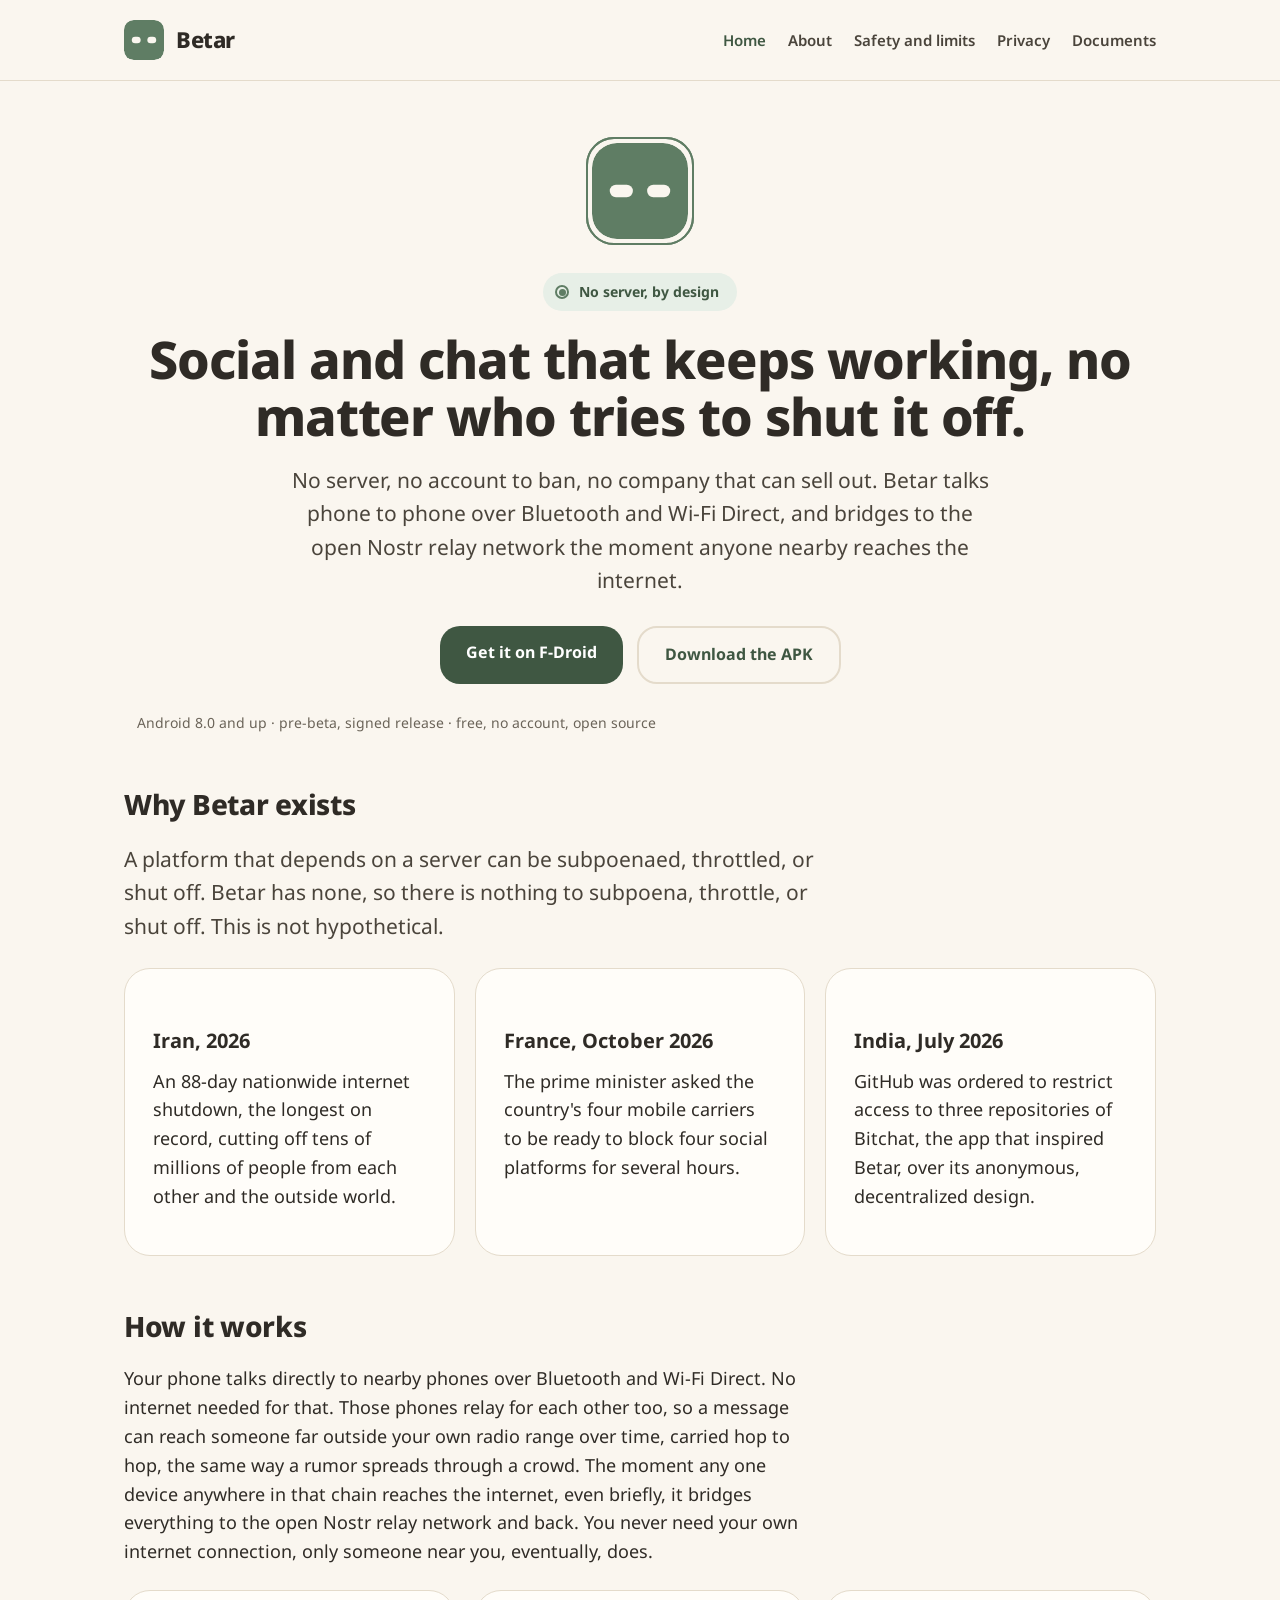
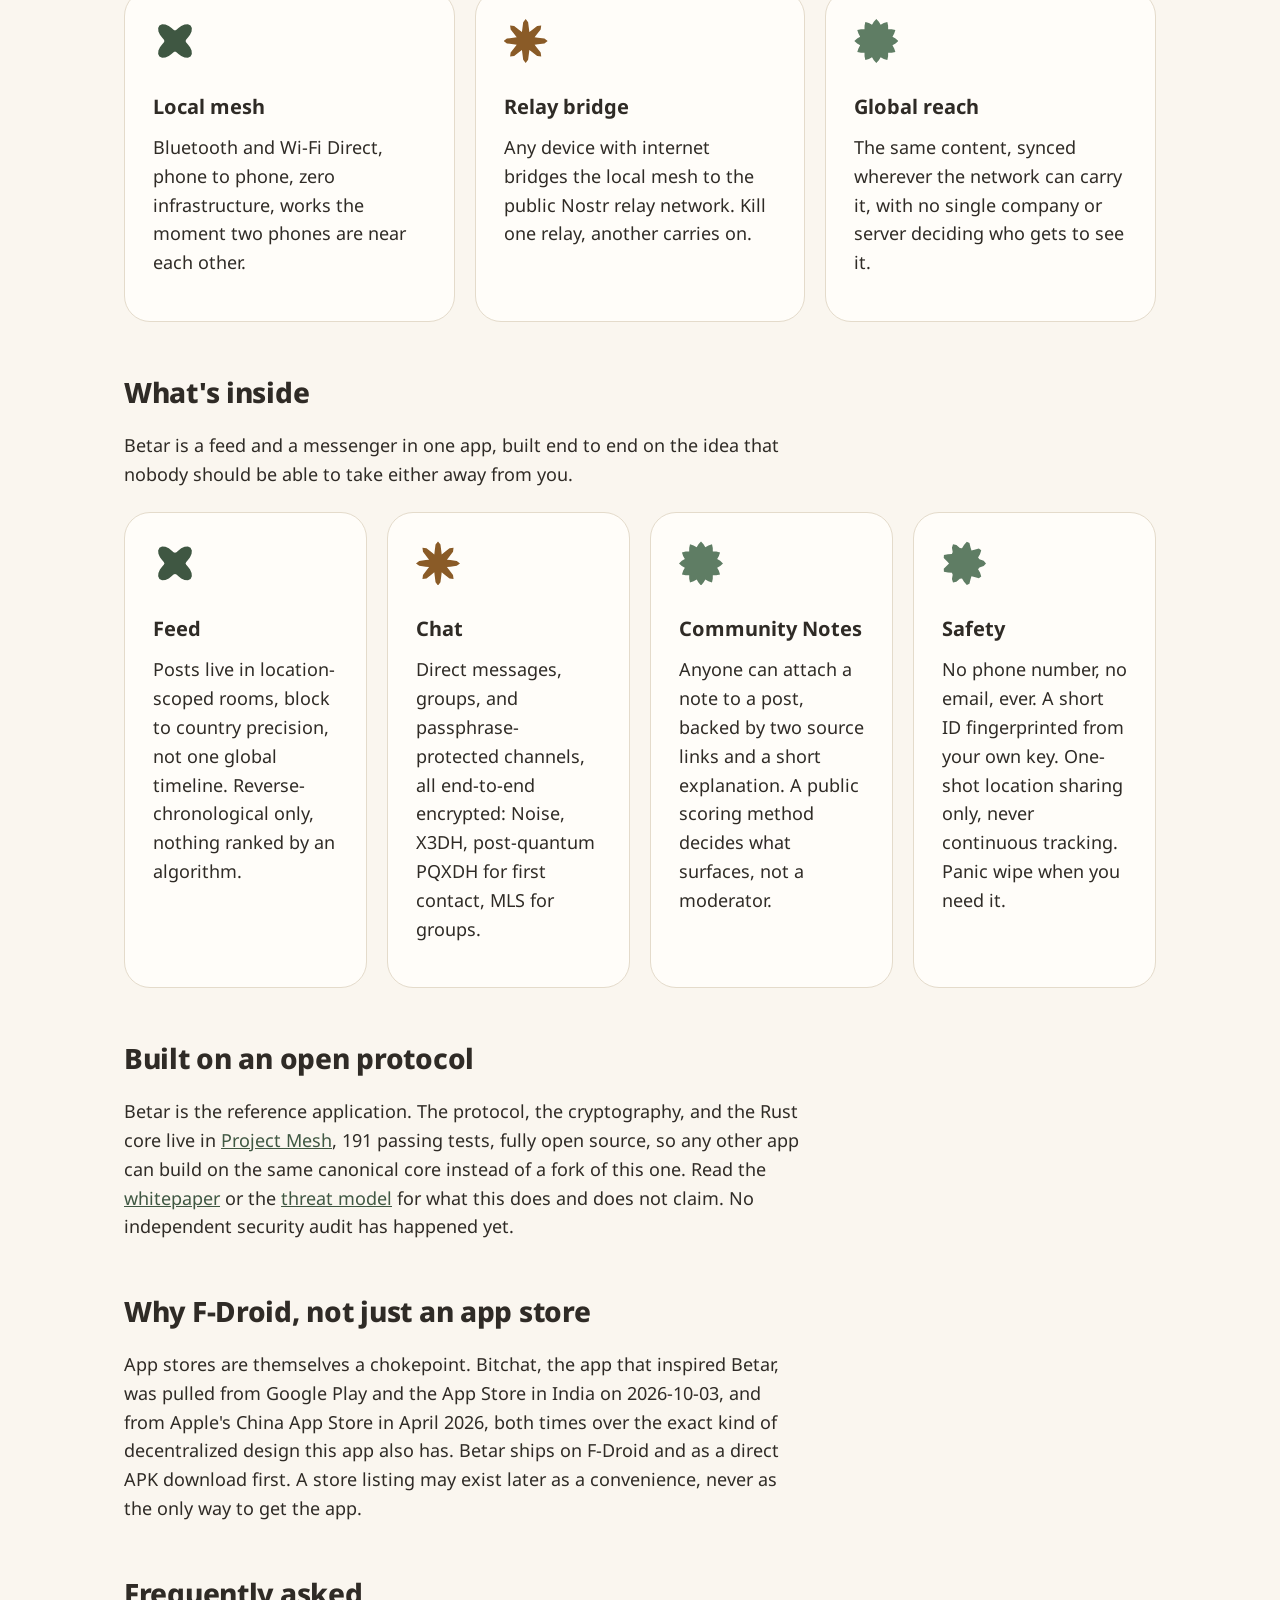
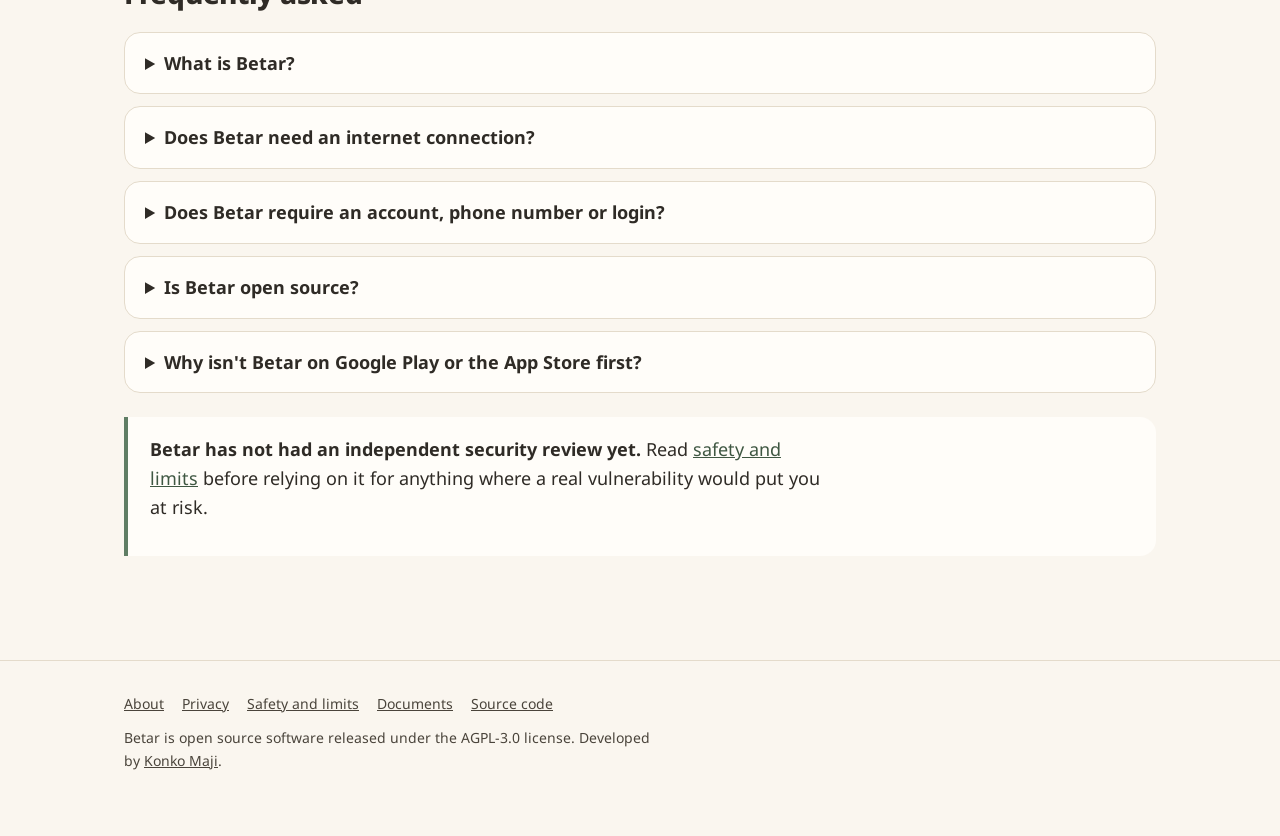
<file: docs/index.html>
<!DOCTYPE html>
<html lang="en">
<head>
<meta charset="UTF-8">
<meta name="viewport" content="width=device-width, initial-scale=1">
<title>Betar: social and chat no one can shut off</title>
<meta name="description" content="Betar is a censorship-resistant social and chat app. No server, no account to ban, no company to sell out. Works over Bluetooth mesh, bridged to the open Nostr relay network.">
<link rel="canonical" href="https://konkomaji.github.io/betar/">
<!-- GitHub Pages URL for this repo's docs/ folder. Swap for a custom domain later by updating
     every canonical/og:url entry here plus sitemap.xml, and adding a docs/CNAME file. -->
<meta name="robots" content="index, follow">
<link rel="icon" type="image/svg+xml" href="assets/betar-logo-compact.svg">

<meta property="og:type" content="website">
<meta property="og:site_name" content="Betar">
<meta property="og:title" content="Betar: social and chat no one can shut off">
<meta property="og:description" content="No server, no account to ban, no company to sell out. Social and chat over Bluetooth mesh, bridged to the open Nostr relay network when any device reaches the internet.">
<meta property="og:url" content="https://konkomaji.github.io/betar/">
<meta property="og:image" content="https://konkomaji.github.io/betar/assets/betar-banner.png">
<meta property="og:image:width" content="1200">
<meta property="og:image:height" content="400">
<meta property="og:image:alt" content="Betar: social and chat that keeps working, no matter who tries to shut it off">
<meta name="twitter:card" content="summary_large_image">
<meta name="twitter:title" content="Betar: social and chat no one can shut off">
<meta name="twitter:description" content="No server, no account to ban, no company to sell out. Works over Bluetooth mesh, bridged to the open Nostr relay network.">
<meta name="twitter:image" content="https://konkomaji.github.io/betar/assets/betar-banner.png">

<link rel="preconnect" href="https://fonts.googleapis.com">
<link rel="preconnect" href="https://fonts.gstatic.com" crossorigin>
<link href="https://fonts.googleapis.com/css2?family=Noto+Sans:wght@400;500;600;700&family=Poppins:wght@600;700&display=swap" rel="stylesheet">
<link rel="stylesheet" href="assets/style.css">

<script type="application/ld+json">
{
  "@context": "https://schema.org",
  "@type": "SoftwareApplication",
  "name": "Betar",
  "applicationCategory": "SocialNetworkingApplication",
  "operatingSystem": "Android",
  "description": "A censorship-resistant social and chat app. No server, no account to ban, no company to sell out. Works over Bluetooth mesh, bridged to the open Nostr relay network when any device reaches the internet.",
  "license": "https://www.gnu.org/licenses/agpl-3.0.html",
  "offers": { "@type": "Offer", "price": "0", "priceCurrency": "USD" },
  "isAccessibleForFree": true,
  "softwareVersion": "0.2.0-prebeta",
  "downloadUrl": "https://github.com/konkomaji/betar/releases/latest",
  "installUrl": "https://github.com/konkomaji/betar/releases/latest",
  "softwareRequirements": "Android 8.0 (API 26) or later",
  "author": { "@type": "Person", "name": "Konko Maji", "url": "https://konkomaji.com/" }
}
</script>
<script type="application/ld+json">
{
  "@context": "https://schema.org",
  "@type": "FAQPage",
  "mainEntity": [
    {
      "@type": "Question",
      "name": "What is Betar?",
      "acceptedAnswer": { "@type": "Answer", "text": "Betar is a social and chat app built so that no government, company or platform operator can ban an account or remove a post, because there is no server to pressure. It carries a public feed, direct messages, groups, channels, and a crowd-sourced fact-check layer called Community Notes." }
    },
    {
      "@type": "Question",
      "name": "Does Betar need an internet connection?",
      "acceptedAnswer": { "@type": "Answer", "text": "Not for people near you. Phones talk directly over Bluetooth and Wi-Fi Direct and relay for each other. The moment any one nearby device reaches the internet, even briefly, it bridges local content to the open Nostr relay network and back, so reach is not capped by radio range." }
    },
    {
      "@type": "Question",
      "name": "Does Betar require an account, phone number or login?",
      "acceptedAnswer": { "@type": "Answer", "text": "No. There is no signup, no account, no email, no phone number and no login. Your identity is a keypair generated on your own device, with a short ID that is a fingerprint of that key." }
    },
    {
      "@type": "Question",
      "name": "Is Betar open source?",
      "acceptedAnswer": { "@type": "Answer", "text": "Yes. Betar is built on Project Mesh, an open protocol and Rust core released under the AGPL-3.0 license. Anyone may read, build and check the source." }
    },
    {
      "@type": "Question",
      "name": "Why isn't Betar on Google Play or the App Store first?",
      "acceptedAnswer": { "@type": "Answer", "text": "App stores are themselves a chokepoint. Bitchat, the app that inspired Betar, was pulled from Google Play and the App Store in India on 2026-10-03, and from Apple's China App Store in April 2026. Betar ships on F-Droid and as a direct APK download first, so no single store can make it disappear." }
    }
  ]
}
</script>
</head>
<body>

<header class="site-header">
  <div class="wrap">
    <a class="brand" href="index.html">
      <img src="assets/betar-logo-compact.svg" alt="" width="40" height="40">
      <span>Betar</span>
    </a>
    <nav class="site-nav" aria-label="Primary">
      <a href="index.html" aria-current="page">Home</a>
      <a href="about.html">About</a>
      <a href="safety.html">Safety and limits</a>
      <a href="privacy.html">Privacy</a>
      <a href="docs.html">Documents</a>
    </nav>
  </div>
</header>

<main>
  <div class="wrap">
    <section class="hero-center">
      <div class="hero-mark">
        <img src="assets/betar-logo.svg" alt="" width="96" height="96">
      </div>
      <span class="mesh-status"><span class="dot-wrap"><span class="dot"></span></span>No server, by design</span>
      <h1>Social and chat that keeps working, no matter who tries to shut it off.</h1>
      <p class="lede" style="margin-left:auto;margin-right:auto">No server, no account to ban, no company that can sell out. Betar talks phone to phone over Bluetooth and Wi-Fi Direct, and bridges to the open Nostr relay network the moment anyone nearby reaches the internet.</p>
      <div class="actions" style="justify-content:center">
        <a class="btn" href="https://f-droid.org/">Get it on F-Droid</a>
        <a class="btn secondary" href="https://github.com/konkomaji/betar/releases/latest">Download the APK</a>
      </div>
      <p style="font-size:14px;color:var(--slate)">Android 8.0 and up &middot; pre-beta, signed release &middot; free, no account, open source</p>
    </section>

    <section>
      <h2>Why Betar exists</h2>
      <p class="lede">A platform that depends on a server can be subpoenaed, throttled, or shut off. Betar has none, so there is nothing to subpoena, throttle, or shut off. This is not hypothetical.</p>
      <div class="grid">
        <div class="card">
          <h3>Iran, 2026</h3>
          <p>An 88-day nationwide internet shutdown, the longest on record, cutting off tens of millions of people from each other and the outside world.</p>
        </div>
        <div class="card">
          <h3>France, October 2026</h3>
          <p>The prime minister asked the country's four mobile carriers to be ready to block four social platforms for several hours.</p>
        </div>
        <div class="card">
          <h3>India, July 2026</h3>
          <p>GitHub was ordered to restrict access to three repositories of Bitchat, the app that inspired Betar, over its anonymous, decentralized design.</p>
        </div>
      </div>
    </section>

    <section>
      <h2>How it works</h2>
      <p>Your phone talks directly to nearby phones over Bluetooth and Wi-Fi Direct. No internet needed for that. Those phones relay for each other too, so a message can reach someone far outside your own radio range over time, carried hop to hop, the same way a rumor spreads through a crowd. The moment any one device anywhere in that chain reaches the internet, even briefly, it bridges everything to the open Nostr relay network and back. You never need your own internet connection, only someone near you, eventually, does.</p>
      <div class="grid">
        <div class="card">
          <div class="shape-accent"></div>
          <h3>Local mesh</h3>
          <p>Bluetooth and Wi-Fi Direct, phone to phone, zero infrastructure, works the moment two phones are near each other.</p>
        </div>
        <div class="card">
          <div class="shape-accent"></div>
          <h3>Relay bridge</h3>
          <p>Any device with internet bridges the local mesh to the public Nostr relay network. Kill one relay, another carries on.</p>
        </div>
        <div class="card">
          <div class="shape-accent"></div>
          <h3>Global reach</h3>
          <p>The same content, synced wherever the network can carry it, with no single company or server deciding who gets to see it.</p>
        </div>
      </div>
    </section>

    <section>
      <h2>What's inside</h2>
      <p>Betar is a feed and a messenger in one app, built end to end on the idea that nobody should be able to take either away from you.</p>
      <div class="grid">
        <div class="card">
          <div class="shape-accent"></div>
          <h3>Feed</h3>
          <p>Posts live in location-scoped rooms, block to country precision, not one global timeline. Reverse-chronological only, nothing ranked by an algorithm.</p>
        </div>
        <div class="card">
          <div class="shape-accent"></div>
          <h3>Chat</h3>
          <p>Direct messages, groups, and passphrase-protected channels, all end-to-end encrypted: Noise, X3DH, post-quantum PQXDH for first contact, MLS for groups.</p>
        </div>
        <div class="card">
          <div class="shape-accent"></div>
          <h3>Community Notes</h3>
          <p>Anyone can attach a note to a post, backed by two source links and a short explanation. A public scoring method decides what surfaces, not a moderator.</p>
        </div>
        <div class="card">
          <div class="shape-accent"></div>
          <h3>Safety</h3>
          <p>No phone number, no email, ever. A short ID fingerprinted from your own key. One-shot location sharing only, never continuous tracking. Panic wipe when you need it.</p>
        </div>
      </div>
    </section>

    <section>
      <h2>Built on an open protocol</h2>
      <p>Betar is the reference application. The protocol, the cryptography, and the Rust core live in <a href="https://github.com/konkomaji/project-mesh">Project Mesh</a>, 191 passing tests, fully open source, so any other app can build on the same canonical core instead of a fork of this one. Read the <a href="https://github.com/konkomaji/project-mesh/blob/main/WHITEPAPER.md">whitepaper</a> or the <a href="https://github.com/konkomaji/project-mesh/blob/main/docs/THREAT-MODEL.md">threat model</a> for what this does and does not claim. No independent security audit has happened yet.</p>
    </section>

    <section>
      <h2>Why F-Droid, not just an app store</h2>
      <p>App stores are themselves a chokepoint. Bitchat, the app that inspired Betar, was pulled from Google Play and the App Store in India on 2026-10-03, and from Apple's China App Store in April 2026, both times over the exact kind of decentralized design this app also has. Betar ships on F-Droid and as a direct APK download first. A store listing may exist later as a convenience, never as the only way to get the app.</p>
    </section>

    <section>
      <h2>Frequently asked</h2>
      <details class="faq">
        <summary>What is Betar?</summary>
        <p>Betar is a social and chat app built so that no government, company or platform operator can ban an account or remove a post, because there is no server to pressure. It carries a public feed, direct messages, groups, channels, and a crowd-sourced fact-check layer called Community Notes.</p>
      </details>
      <details class="faq">
        <summary>Does Betar need an internet connection?</summary>
        <p>Not for people near you. Phones talk directly over Bluetooth and Wi-Fi Direct and relay for each other. The moment any one nearby device reaches the internet, even briefly, it bridges local content to the open Nostr relay network and back, so reach is not capped by radio range.</p>
      </details>
      <details class="faq">
        <summary>Does Betar require an account, phone number or login?</summary>
        <p>No. There is no signup, no account, no email, no phone number and no login. Your identity is a keypair generated on your own device, with a short ID that is a fingerprint of that key.</p>
      </details>
      <details class="faq">
        <summary>Is Betar open source?</summary>
        <p>Yes. Betar is built on Project Mesh, an open protocol and Rust core released under the AGPL-3.0 license. Anyone may read, build and check the source.</p>
      </details>
      <details class="faq">
        <summary>Why isn't Betar on Google Play or the App Store first?</summary>
        <p>App stores are themselves a chokepoint. Bitchat, the app that inspired Betar, was pulled from Google Play and the App Store in India on 2026-10-03, and from Apple's China App Store in April 2026. Betar ships on F-Droid and as a direct APK download first, so no single store can make it disappear.</p>
      </details>
    </section>

    <section class="callout">
      <p><strong>Betar has not had an independent security review yet.</strong> Read <a href="safety.html">safety and limits</a> before relying on it for anything where a real vulnerability would put you at risk.</p>
    </section>
  </div>
</main>

<footer class="site-footer">
  <div class="wrap">
    <nav aria-label="Footer">
      <a href="about.html">About</a>
      <a href="privacy.html">Privacy</a>
      <a href="safety.html">Safety and limits</a>
      <a href="docs.html">Documents</a>
      <a href="https://github.com/konkomaji/betar">Source code</a>
    </nav>
    <p>Betar is open source software released under the AGPL-3.0 license. Developed by <a href="https://konkomaji.com/">Konko Maji</a>.</p>
  </div>
</footer>

</body>
</html>
</file>
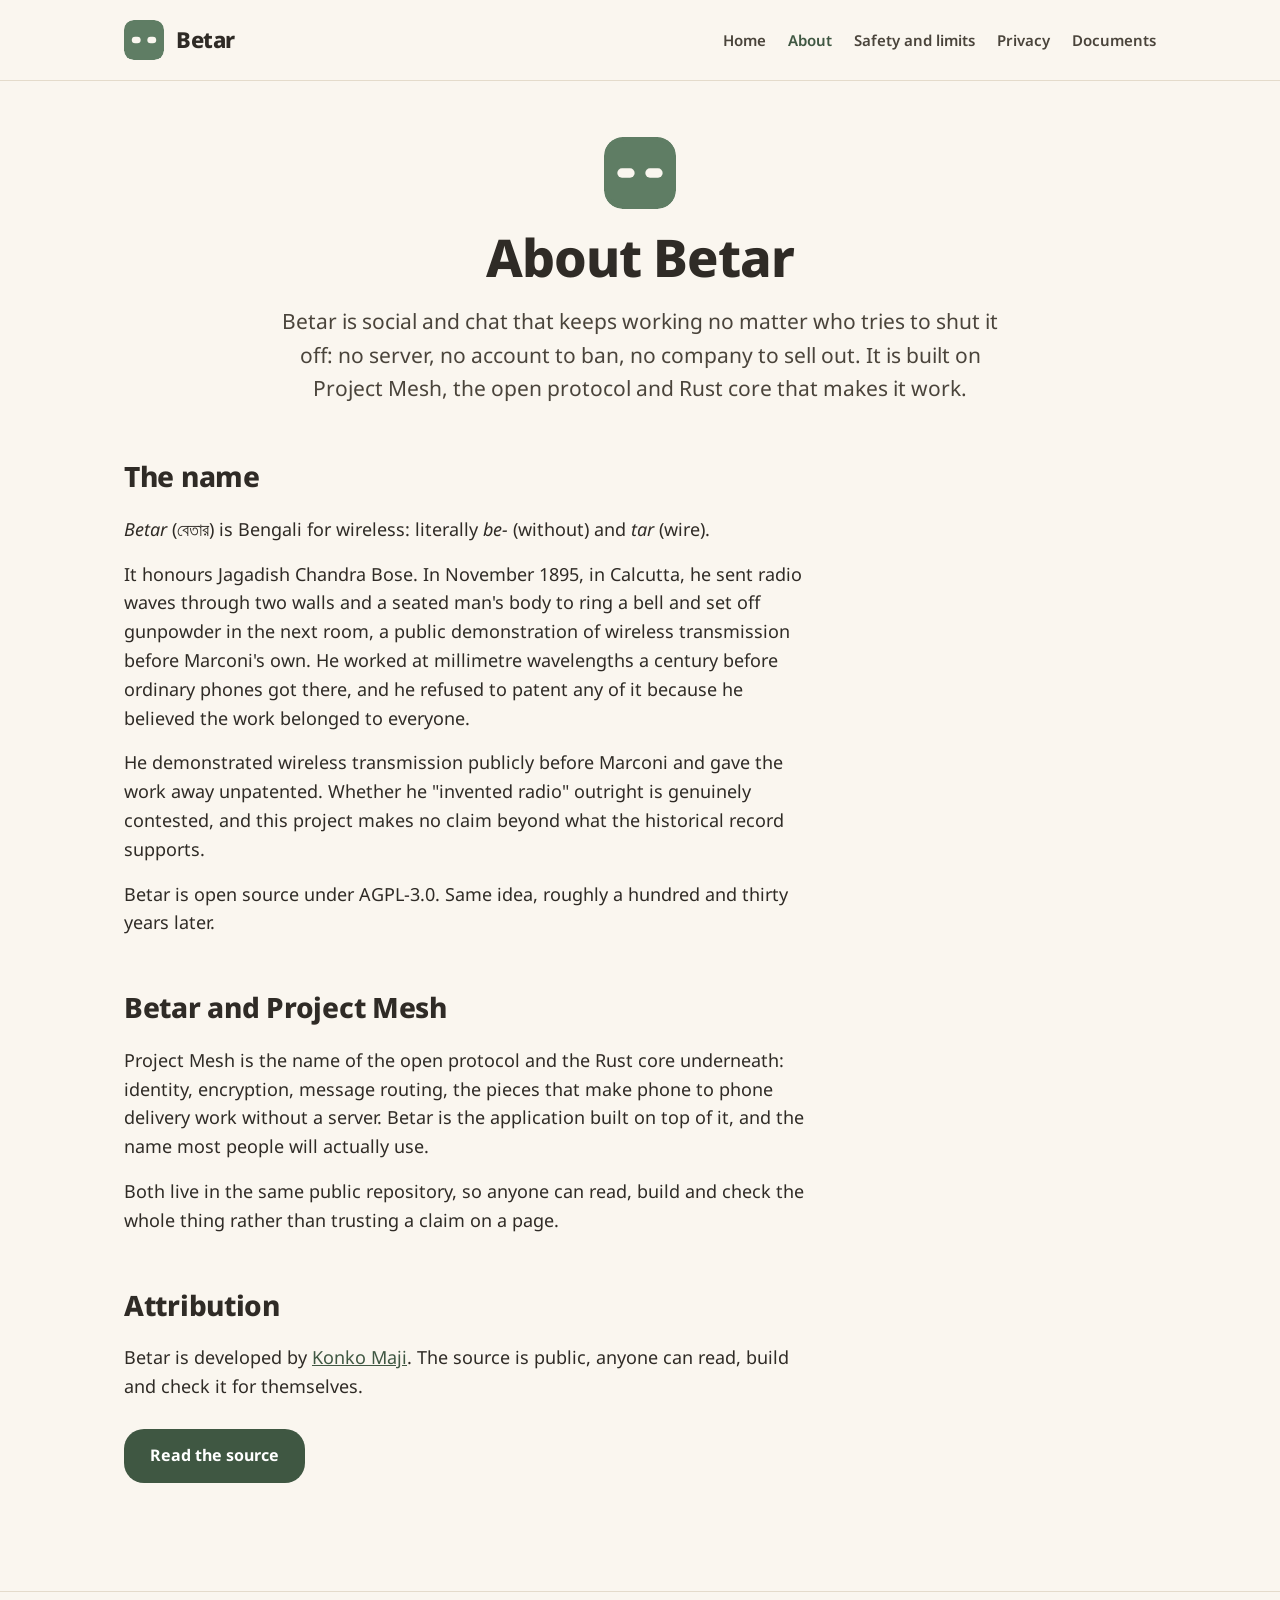
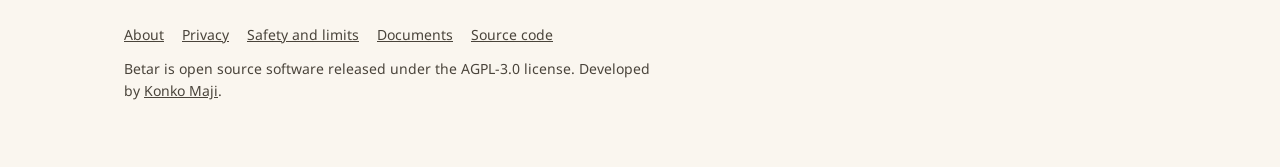
<file: docs/about.html>
<!DOCTYPE html>
<html lang="en">
<head>
<meta charset="UTF-8">
<meta name="viewport" content="width=device-width, initial-scale=1">
<title>About Betar</title>
<meta name="description" content="Betar is Bengali for wireless: be- (without) plus tar (wire). A social and chat app built so no server exists for anyone to shut down.">
<link rel="canonical" href="https://konkomaji.github.io/betar/about.html">
<meta name="robots" content="index, follow">
<link rel="icon" type="image/svg+xml" href="assets/betar-logo-compact.svg">
<meta property="og:type" content="website">
<meta property="og:site_name" content="Betar">
<meta property="og:title" content="About Betar">
<meta property="og:description" content="Betar is Bengali for wireless. A social and chat app built so no server exists for anyone to shut down.">
<meta property="og:url" content="https://konkomaji.github.io/betar/about.html">
<meta property="og:image" content="https://konkomaji.github.io/betar/assets/betar-banner.png">
<meta property="og:image:width" content="1200">
<meta property="og:image:height" content="630">
<meta name="twitter:card" content="summary_large_image">
<meta name="twitter:image" content="https://konkomaji.github.io/betar/assets/betar-banner.png">
<link rel="preconnect" href="https://fonts.googleapis.com">
<link rel="preconnect" href="https://fonts.gstatic.com" crossorigin>
<link href="https://fonts.googleapis.com/css2?family=Noto+Sans:wght@400;500;600;700;800&display=swap" rel="stylesheet">
<link rel="stylesheet" href="assets/style.css">
<script type="application/ld+json">
{
  "@context": "https://schema.org",
  "@type": "AboutPage",
  "name": "About Betar",
  "about": {
    "@type": "SoftwareApplication",
    "name": "Betar",
    "description": "A censorship-resistant social and chat app built on Project Mesh, an open protocol and Rust core."
  }
}
</script>
</head>
<body>

<header class="site-header">
  <div class="wrap">
    <a class="brand" href="index.html">
      <img src="assets/betar-logo-compact.svg" alt="" width="40" height="40">
      <span>Betar</span>
    </a>
    <nav class="site-nav" aria-label="Primary">
      <a href="index.html">Home</a>
      <a href="about.html" aria-current="page">About</a>
      <a href="safety.html">Safety and limits</a>
      <a href="privacy.html">Privacy</a>
      <a href="docs.html">Documents</a>
    </nav>
  </div>
</header>

<main>
  <div class="wrap">
    <section class="hero-center">
      <div class="hero-mark" style="width:72px;height:72px;margin-bottom:20px">
        <img src="assets/betar-logo.svg" alt="" width="64" height="64">
      </div>
      <h1>About Betar</h1>
      <p class="lede" style="margin-left:auto;margin-right:auto">Betar is social and chat that keeps working no matter who tries to shut it off: no server, no account to ban, no company to sell out. It is built on Project Mesh, the open protocol and Rust core that makes it work.</p>
    </section>

    <section>
      <h2>The name</h2>
      <p><em>Betar</em> (বেতার) is Bengali for wireless: literally <em>be-</em> (without) and <em>tar</em> (wire).</p>
      <p>It honours Jagadish Chandra Bose. In November 1895, in Calcutta, he sent radio waves through two walls and a seated man's body to ring a bell and set off gunpowder in the next room, a public demonstration of wireless transmission before Marconi's own. He worked at millimetre wavelengths a century before ordinary phones got there, and he refused to patent any of it because he believed the work belonged to everyone.</p>
      <p>He demonstrated wireless transmission publicly before Marconi and gave the work away unpatented. Whether he "invented radio" outright is genuinely contested, and this project makes no claim beyond what the historical record supports.</p>
      <p>Betar is open source under AGPL-3.0. Same idea, roughly a hundred and thirty years later.</p>
    </section>

    <section>
      <h2>Betar and Project Mesh</h2>
      <p>Project Mesh is the name of the open protocol and the Rust core underneath: identity, encryption, message routing, the pieces that make phone to phone delivery work without a server. Betar is the application built on top of it, and the name most people will actually use.</p>
      <p>Both live in the same public repository, so anyone can read, build and check the whole thing rather than trusting a claim on a page.</p>
    </section>

    <section>
      <h2>Attribution</h2>
      <p>Betar is developed by <a href="https://konkomaji.com/">Konko Maji</a>. The source is public, anyone can read, build and check it for themselves.</p>
      <p class="actions"><a class="btn" href="https://github.com/konkomaji/betar">Read the source</a></p>
    </section>
  </div>
</main>

<footer class="site-footer">
  <div class="wrap">
    <nav aria-label="Footer">
      <a href="about.html">About</a>
      <a href="privacy.html">Privacy</a>
      <a href="safety.html">Safety and limits</a>
      <a href="docs.html">Documents</a>
      <a href="https://github.com/konkomaji/betar">Source code</a>
    </nav>
    <p>Betar is open source software released under the AGPL-3.0 license. Developed by <a href="https://konkomaji.com/">Konko Maji</a>.</p>
  </div>
</footer>

</body>
</html>
</file>
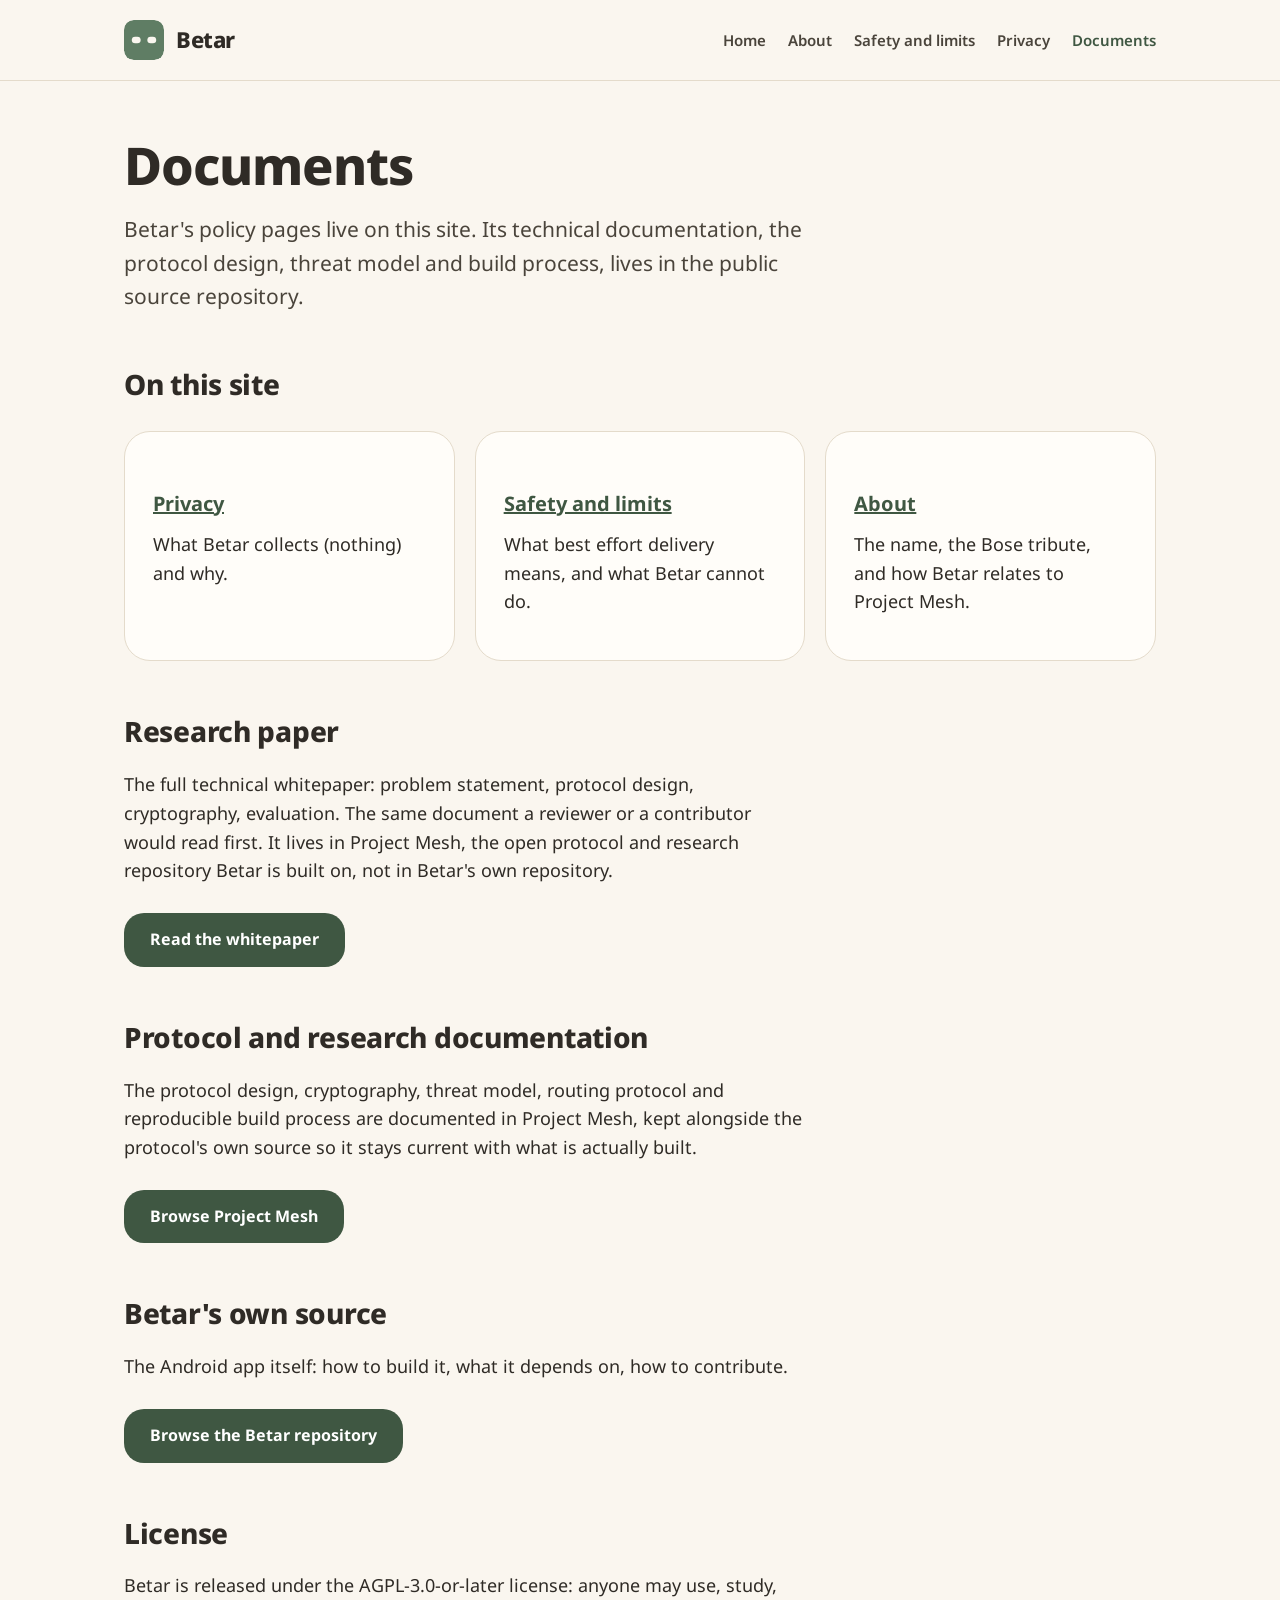
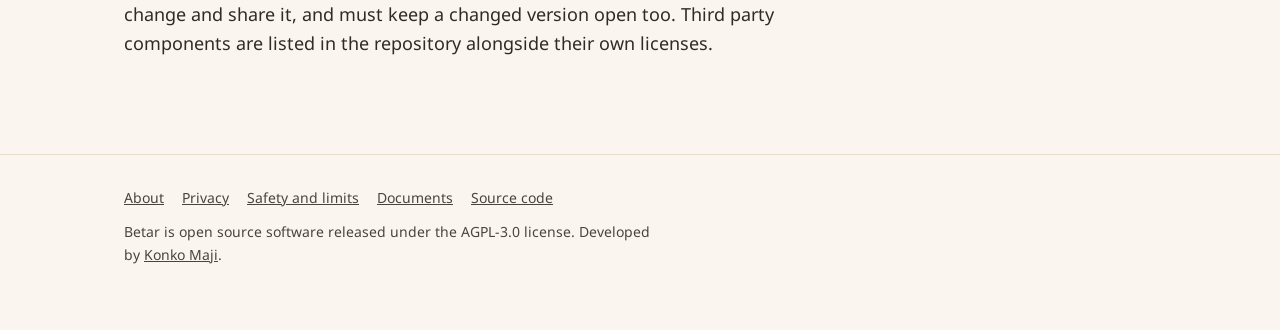
<file: docs/docs.html>
<!DOCTYPE html>
<html lang="en">
<head>
<meta charset="UTF-8">
<meta name="viewport" content="width=device-width, initial-scale=1">
<title>Documents: Betar</title>
<meta name="description" content="Betar's terms of use, open source licenses, permissions explained, and technical documentation, all in the project's public repository.">
<link rel="canonical" href="https://konkomaji.github.io/betar/docs.html">
<meta name="robots" content="index, follow">
<link rel="icon" type="image/svg+xml" href="assets/betar-logo-compact.svg">
<meta property="og:type" content="website">
<meta property="og:site_name" content="Betar">
<meta property="og:title" content="Documents: Betar">
<meta property="og:description" content="Betar's terms of use, open source licenses, permissions explained, and technical documentation.">
<meta property="og:url" content="https://konkomaji.github.io/betar/docs.html">
<meta property="og:image" content="https://konkomaji.github.io/betar/assets/betar-banner.png">
<meta property="og:image:width" content="1200">
<meta property="og:image:height" content="630">
<meta name="twitter:card" content="summary_large_image">
<meta name="twitter:image" content="https://konkomaji.github.io/betar/assets/betar-banner.png">
<link rel="preconnect" href="https://fonts.googleapis.com">
<link rel="preconnect" href="https://fonts.gstatic.com" crossorigin>
<link href="https://fonts.googleapis.com/css2?family=Noto+Sans:wght@400;500;600;700;800&display=swap" rel="stylesheet">
<link rel="stylesheet" href="assets/style.css">
</head>
<body>

<header class="site-header">
  <div class="wrap">
    <a class="brand" href="index.html">
      <img src="assets/betar-logo-compact.svg" alt="" width="40" height="40">
      <span>Betar</span>
    </a>
    <nav class="site-nav" aria-label="Primary">
      <a href="index.html">Home</a>
      <a href="about.html">About</a>
      <a href="safety.html">Safety and limits</a>
      <a href="privacy.html">Privacy</a>
      <a href="docs.html" aria-current="page">Documents</a>
    </nav>
  </div>
</header>

<main>
  <div class="wrap">
    <section>
      <h1>Documents</h1>
      <p class="lede">Betar's policy pages live on this site. Its technical documentation, the protocol design, threat model and build process, lives in the public source repository.</p>
    </section>

    <section>
      <h2>On this site</h2>
      <div class="grid">
        <div class="card"><h3><a href="privacy.html">Privacy</a></h3><p>What Betar collects (nothing) and why.</p></div>
        <div class="card"><h3><a href="safety.html">Safety and limits</a></h3><p>What best effort delivery means, and what Betar cannot do.</p></div>
        <div class="card"><h3><a href="about.html">About</a></h3><p>The name, the Bose tribute, and how Betar relates to Project Mesh.</p></div>
      </div>
    </section>

    <section>
      <h2>Research paper</h2>
      <p>The full technical whitepaper: problem statement, protocol design, cryptography, evaluation. The same document a reviewer or a contributor would read first. It lives in Project Mesh, the open protocol and research repository Betar is built on, not in Betar's own repository.</p>
      <p class="actions"><a class="btn" href="https://github.com/konkomaji/project-mesh/blob/main/WHITEPAPER.md">Read the whitepaper</a></p>
    </section>

    <section>
      <h2>Protocol and research documentation</h2>
      <p>The protocol design, cryptography, threat model, routing protocol and reproducible build process are documented in Project Mesh, kept alongside the protocol's own source so it stays current with what is actually built.</p>
      <p class="actions"><a class="btn" href="https://github.com/konkomaji/project-mesh">Browse Project Mesh</a></p>
    </section>

    <section>
      <h2>Betar's own source</h2>
      <p>The Android app itself: how to build it, what it depends on, how to contribute.</p>
      <p class="actions"><a class="btn" href="https://github.com/konkomaji/betar">Browse the Betar repository</a></p>
    </section>

    <section>
      <h2>License</h2>
      <p>Betar is released under the AGPL-3.0-or-later license: anyone may use, study, change and share it, and must keep a changed version open too. Third party components are listed in the repository alongside their own licenses.</p>
    </section>
  </div>
</main>

<footer class="site-footer">
  <div class="wrap">
    <nav aria-label="Footer">
      <a href="about.html">About</a>
      <a href="privacy.html">Privacy</a>
      <a href="safety.html">Safety and limits</a>
      <a href="docs.html">Documents</a>
      <a href="https://github.com/konkomaji/betar">Source code</a>
    </nav>
    <p>Betar is open source software released under the AGPL-3.0 license. Developed by <a href="https://konkomaji.com/">Konko Maji</a>.</p>
  </div>
</footer>

</body>
</html>
</file>
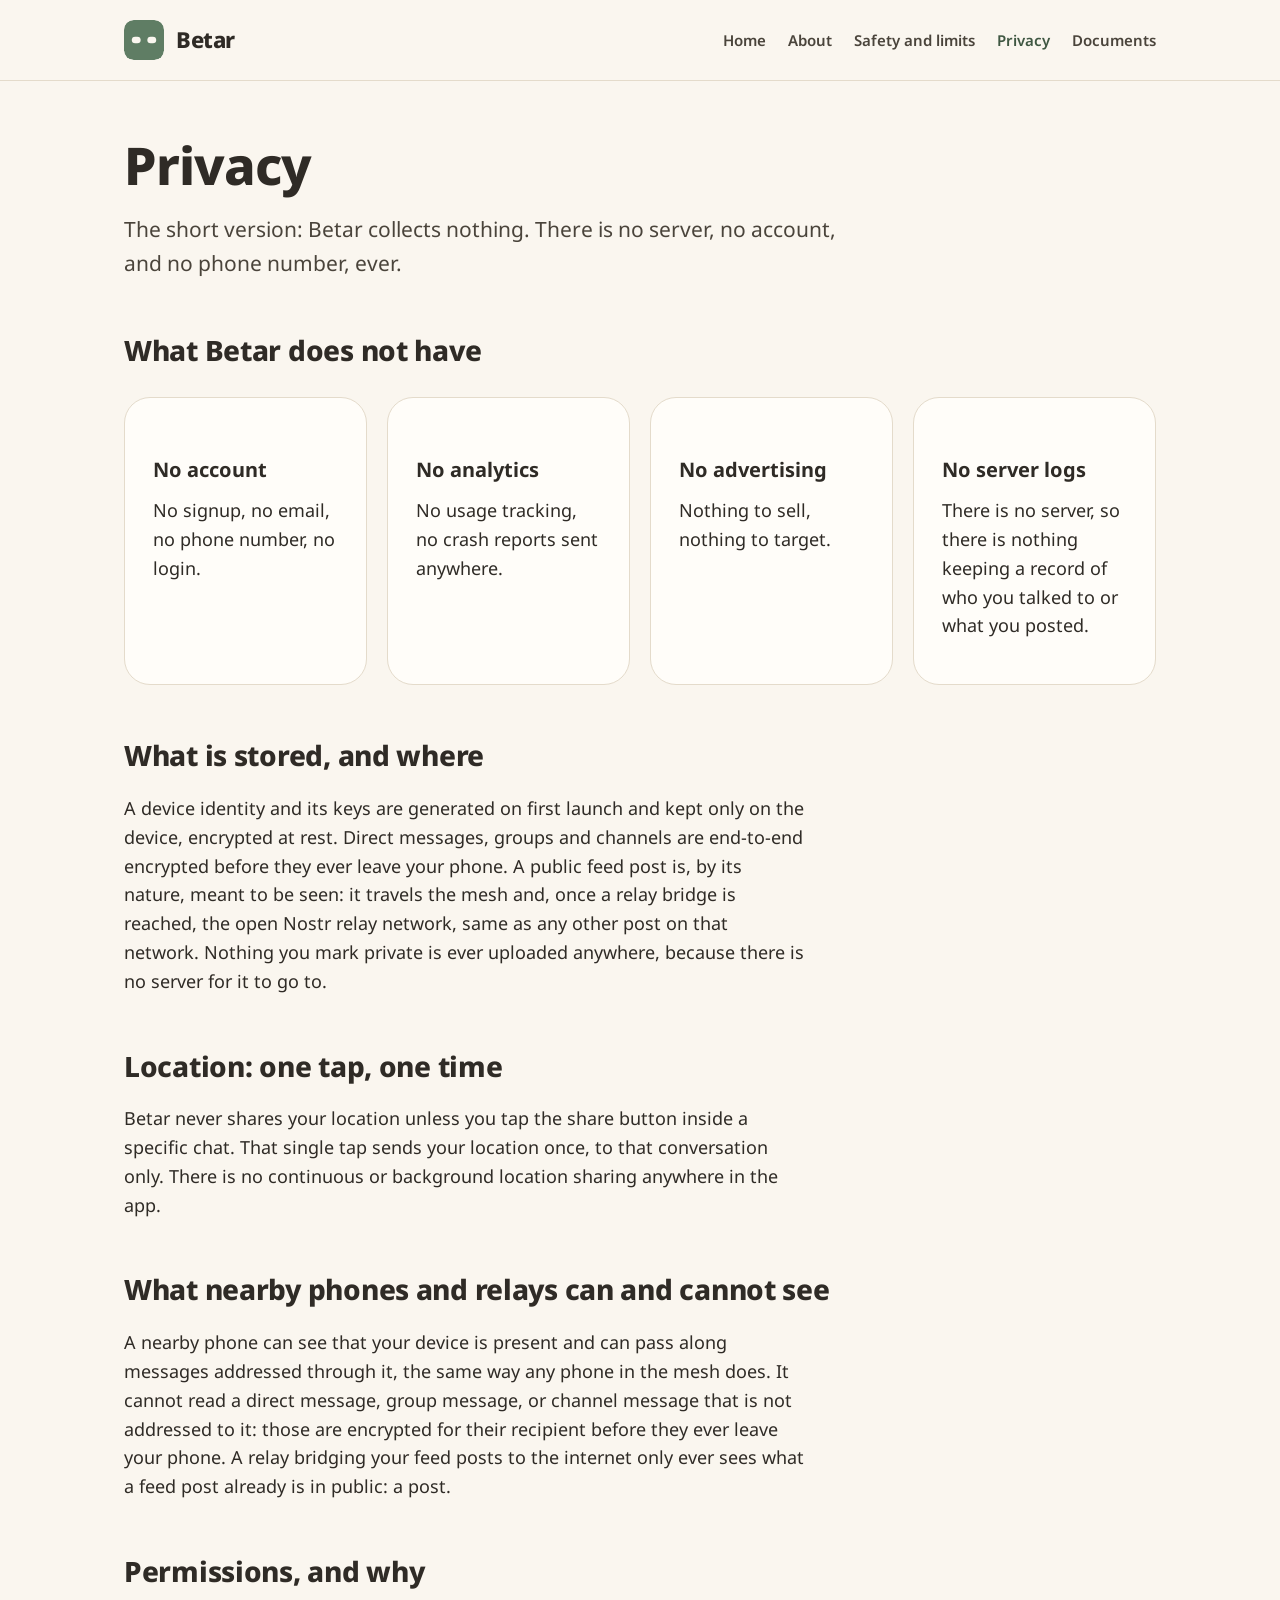
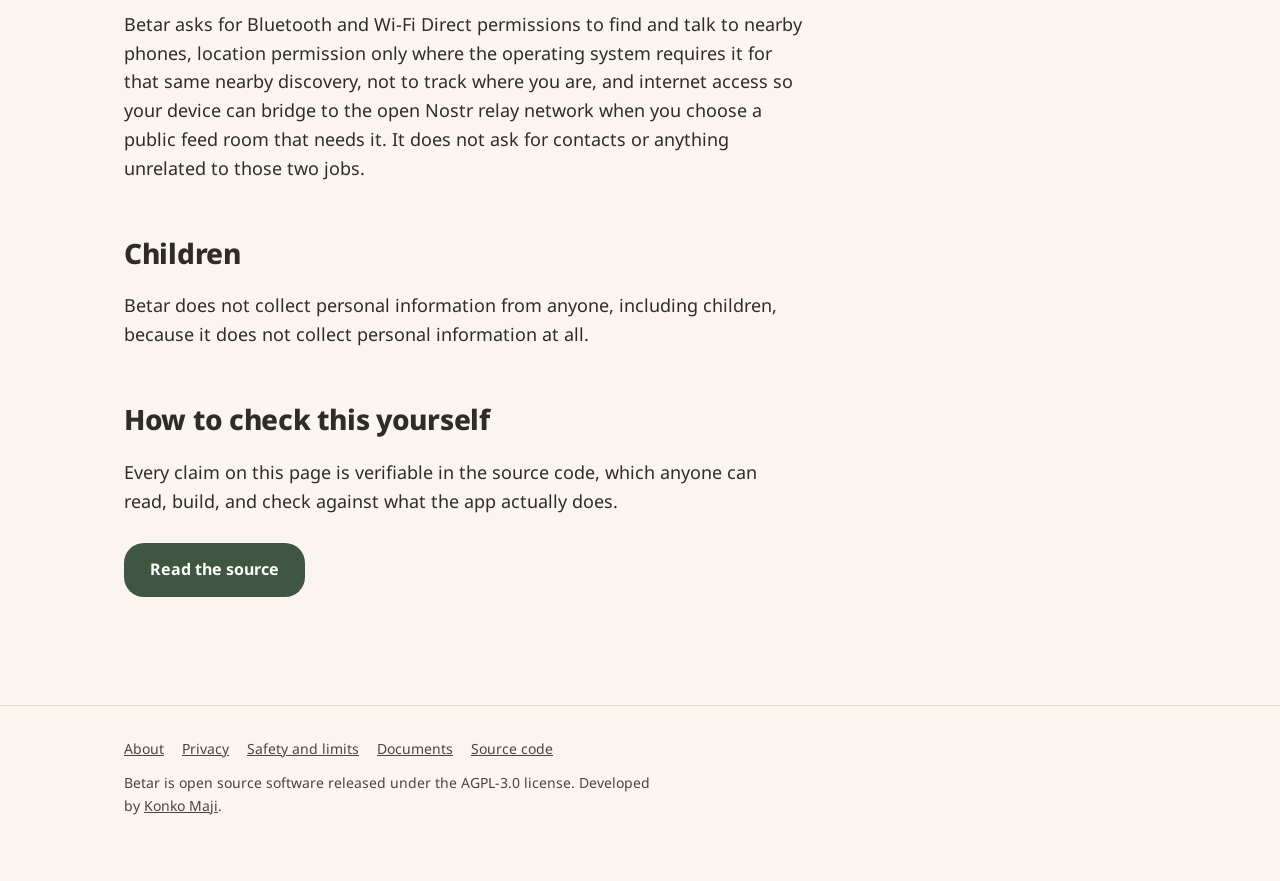
<file: docs/privacy.html>
<!DOCTYPE html>
<html lang="en">
<head>
<meta charset="UTF-8">
<meta name="viewport" content="width=device-width, initial-scale=1">
<title>Privacy: Betar</title>
<meta name="description" content="Betar collects nothing. No server, no account, no phone number, no analytics, no advertising. Location is only ever shared once, when you choose to, never in the background.">
<link rel="canonical" href="https://konkomaji.github.io/betar/privacy.html">
<meta name="robots" content="index, follow">
<link rel="icon" type="image/svg+xml" href="assets/betar-logo-compact.svg">
<meta property="og:type" content="website">
<meta property="og:site_name" content="Betar">
<meta property="og:title" content="Privacy: Betar">
<meta property="og:description" content="Betar collects nothing. No server, no account, no phone number, no analytics, no advertising.">
<meta property="og:url" content="https://konkomaji.github.io/betar/privacy.html">
<meta property="og:image" content="https://konkomaji.github.io/betar/assets/betar-banner.png">
<meta property="og:image:width" content="1200">
<meta property="og:image:height" content="630">
<meta name="twitter:card" content="summary_large_image">
<meta name="twitter:image" content="https://konkomaji.github.io/betar/assets/betar-banner.png">
<link rel="preconnect" href="https://fonts.googleapis.com">
<link rel="preconnect" href="https://fonts.gstatic.com" crossorigin>
<link href="https://fonts.googleapis.com/css2?family=Noto+Sans:wght@400;500;600;700;800&display=swap" rel="stylesheet">
<link rel="stylesheet" href="assets/style.css">
</head>
<body>

<header class="site-header">
  <div class="wrap">
    <a class="brand" href="index.html">
      <img src="assets/betar-logo-compact.svg" alt="" width="40" height="40">
      <span>Betar</span>
    </a>
    <nav class="site-nav" aria-label="Primary">
      <a href="index.html">Home</a>
      <a href="about.html">About</a>
      <a href="safety.html">Safety and limits</a>
      <a href="privacy.html" aria-current="page">Privacy</a>
      <a href="docs.html">Documents</a>
    </nav>
  </div>
</header>

<main>
  <div class="wrap">
    <section>
      <h1>Privacy</h1>
      <p class="lede">The short version: Betar collects nothing. There is no server, no account, and no phone number, ever.</p>
    </section>

    <section>
      <h2>What Betar does not have</h2>
      <div class="grid">
        <div class="card"><h3>No account</h3><p>No signup, no email, no phone number, no login.</p></div>
        <div class="card"><h3>No analytics</h3><p>No usage tracking, no crash reports sent anywhere.</p></div>
        <div class="card"><h3>No advertising</h3><p>Nothing to sell, nothing to target.</p></div>
        <div class="card"><h3>No server logs</h3><p>There is no server, so there is nothing keeping a record of who you talked to or what you posted.</p></div>
      </div>
    </section>

    <section>
      <h2>What is stored, and where</h2>
      <p>A device identity and its keys are generated on first launch and kept only on the device, encrypted at rest. Direct messages, groups and channels are end-to-end encrypted before they ever leave your phone. A public feed post is, by its nature, meant to be seen: it travels the mesh and, once a relay bridge is reached, the open Nostr relay network, same as any other post on that network. Nothing you mark private is ever uploaded anywhere, because there is no server for it to go to.</p>
    </section>

    <section>
      <h2>Location: one tap, one time</h2>
      <p>Betar never shares your location unless you tap the share button inside a specific chat. That single tap sends your location once, to that conversation only. There is no continuous or background location sharing anywhere in the app.</p>
    </section>

    <section>
      <h2>What nearby phones and relays can and cannot see</h2>
      <p>A nearby phone can see that your device is present and can pass along messages addressed through it, the same way any phone in the mesh does. It cannot read a direct message, group message, or channel message that is not addressed to it: those are encrypted for their recipient before they ever leave your phone. A relay bridging your feed posts to the internet only ever sees what a feed post already is in public: a post.</p>
    </section>

    <section>
      <h2>Permissions, and why</h2>
      <p>Betar asks for Bluetooth and Wi-Fi Direct permissions to find and talk to nearby phones, location permission only where the operating system requires it for that same nearby discovery, not to track where you are, and internet access so your device can bridge to the open Nostr relay network when you choose a public feed room that needs it. It does not ask for contacts or anything unrelated to those two jobs.</p>
    </section>

    <section>
      <h2>Children</h2>
      <p>Betar does not collect personal information from anyone, including children, because it does not collect personal information at all.</p>
    </section>

    <section>
      <h2>How to check this yourself</h2>
      <p>Every claim on this page is verifiable in the source code, which anyone can read, build, and check against what the app actually does.</p>
      <p class="actions"><a class="btn" href="https://github.com/konkomaji/betar">Read the source</a></p>
    </section>
  </div>
</main>

<footer class="site-footer">
  <div class="wrap">
    <nav aria-label="Footer">
      <a href="about.html">About</a>
      <a href="privacy.html">Privacy</a>
      <a href="safety.html">Safety and limits</a>
      <a href="docs.html">Documents</a>
      <a href="https://github.com/konkomaji/betar">Source code</a>
    </nav>
    <p>Betar is open source software released under the AGPL-3.0 license. Developed by <a href="https://konkomaji.com/">Konko Maji</a>.</p>
  </div>
</footer>

</body>
</html>
</file>
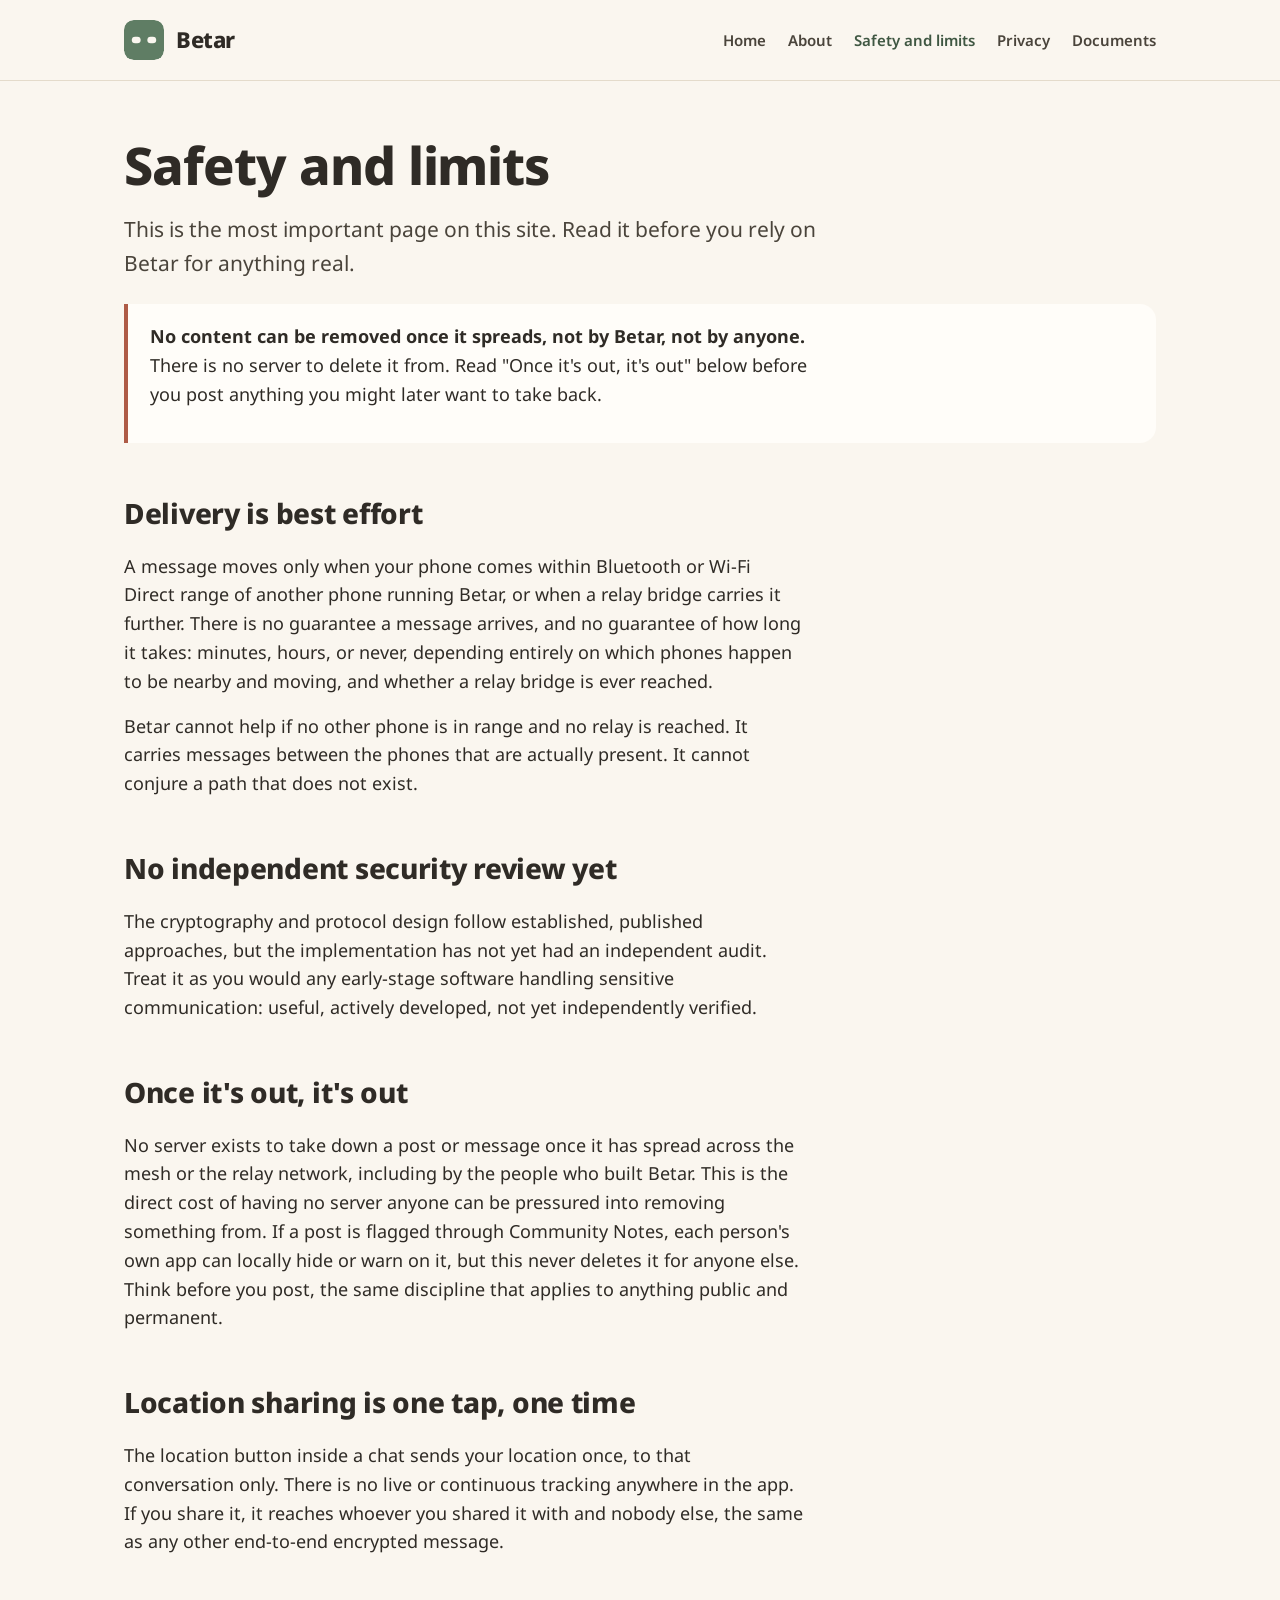
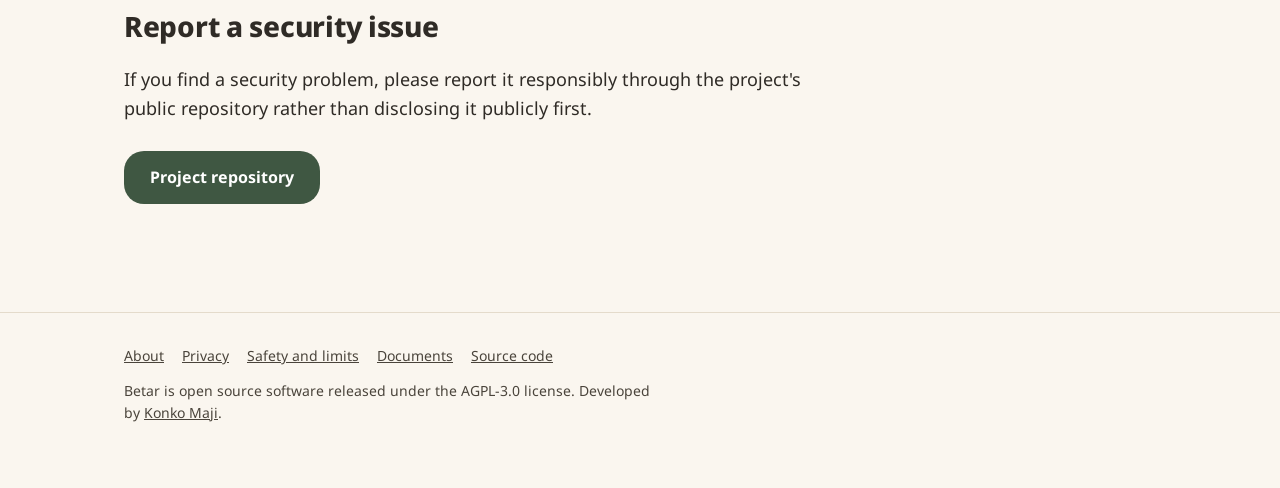
<file: docs/safety.html>
<!DOCTYPE html>
<html lang="en">
<head>
<meta charset="UTF-8">
<meta name="viewport" content="width=device-width, initial-scale=1">
<title>Safety and limits: Betar</title>
<meta name="description" content="Betar's delivery is best effort and depends on other phones being nearby. No content can be removed once it spreads, by design, and it has not had an independent security review yet.">
<link rel="canonical" href="https://konkomaji.github.io/betar/safety.html">
<meta name="robots" content="index, follow">
<link rel="icon" type="image/svg+xml" href="assets/betar-logo-compact.svg">
<meta property="og:type" content="website">
<meta property="og:site_name" content="Betar">
<meta property="og:title" content="Safety and limits: Betar">
<meta property="og:description" content="Betar's delivery is best effort. No content can be removed once it spreads, by design, and it has not had an independent security review yet.">
<meta property="og:url" content="https://konkomaji.github.io/betar/safety.html">
<meta property="og:image" content="https://konkomaji.github.io/betar/assets/betar-banner.png">
<meta property="og:image:width" content="1200">
<meta property="og:image:height" content="630">
<meta name="twitter:card" content="summary_large_image">
<meta name="twitter:image" content="https://konkomaji.github.io/betar/assets/betar-banner.png">
<link rel="preconnect" href="https://fonts.googleapis.com">
<link rel="preconnect" href="https://fonts.gstatic.com" crossorigin>
<link href="https://fonts.googleapis.com/css2?family=Noto+Sans:wght@400;500;600;700;800&display=swap" rel="stylesheet">
<link rel="stylesheet" href="assets/style.css">
</head>
<body>

<header class="site-header">
  <div class="wrap">
    <a class="brand" href="index.html">
      <img src="assets/betar-logo-compact.svg" alt="" width="40" height="40">
      <span>Betar</span>
    </a>
    <nav class="site-nav" aria-label="Primary">
      <a href="index.html">Home</a>
      <a href="about.html">About</a>
      <a href="safety.html" aria-current="page">Safety and limits</a>
      <a href="privacy.html">Privacy</a>
      <a href="docs.html">Documents</a>
    </nav>
  </div>
</header>

<main>
  <div class="wrap">
    <section>
      <h1>Safety and limits</h1>
      <p class="lede">This is the most important page on this site. Read it before you rely on Betar for anything real.</p>
    </section>

    <section class="callout emergency">
      <p><strong>No content can be removed once it spreads, not by Betar, not by anyone.</strong> There is no server to delete it from. Read "Once it's out, it's out" below before you post anything you might later want to take back.</p>
    </section>

    <section>
      <h2>Delivery is best effort</h2>
      <p>A message moves only when your phone comes within Bluetooth or Wi-Fi Direct range of another phone running Betar, or when a relay bridge carries it further. There is no guarantee a message arrives, and no guarantee of how long it takes: minutes, hours, or never, depending entirely on which phones happen to be nearby and moving, and whether a relay bridge is ever reached.</p>
      <p>Betar cannot help if no other phone is in range and no relay is reached. It carries messages between the phones that are actually present. It cannot conjure a path that does not exist.</p>
    </section>

    <section>
      <h2>No independent security review yet</h2>
      <p>The cryptography and protocol design follow established, published approaches, but the implementation has not yet had an independent audit. Treat it as you would any early-stage software handling sensitive communication: useful, actively developed, not yet independently verified.</p>
    </section>

    <section>
      <h2>Once it's out, it's out</h2>
      <p>No server exists to take down a post or message once it has spread across the mesh or the relay network, including by the people who built Betar. This is the direct cost of having no server anyone can be pressured into removing something from. If a post is flagged through Community Notes, each person's own app can locally hide or warn on it, but this never deletes it for anyone else. Think before you post, the same discipline that applies to anything public and permanent.</p>
    </section>

    <section>
      <h2>Location sharing is one tap, one time</h2>
      <p>The location button inside a chat sends your location once, to that conversation only. There is no live or continuous tracking anywhere in the app. If you share it, it reaches whoever you shared it with and nobody else, the same as any other end-to-end encrypted message.</p>
    </section>

    <section>
      <h2>Report a security issue</h2>
      <p>If you find a security problem, please report it responsibly through the project's public repository rather than disclosing it publicly first.</p>
      <p class="actions"><a class="btn" href="https://github.com/konkomaji/betar">Project repository</a></p>
    </section>
  </div>
</main>

<footer class="site-footer">
  <div class="wrap">
    <nav aria-label="Footer">
      <a href="about.html">About</a>
      <a href="privacy.html">Privacy</a>
      <a href="safety.html">Safety and limits</a>
      <a href="docs.html">Documents</a>
      <a href="https://github.com/konkomaji/betar">Source code</a>
    </nav>
    <p>Betar is open source software released under the AGPL-3.0 license. Developed by <a href="https://konkomaji.com/">Konko Maji</a>.</p>
  </div>
</footer>

</body>
</html>
</file>
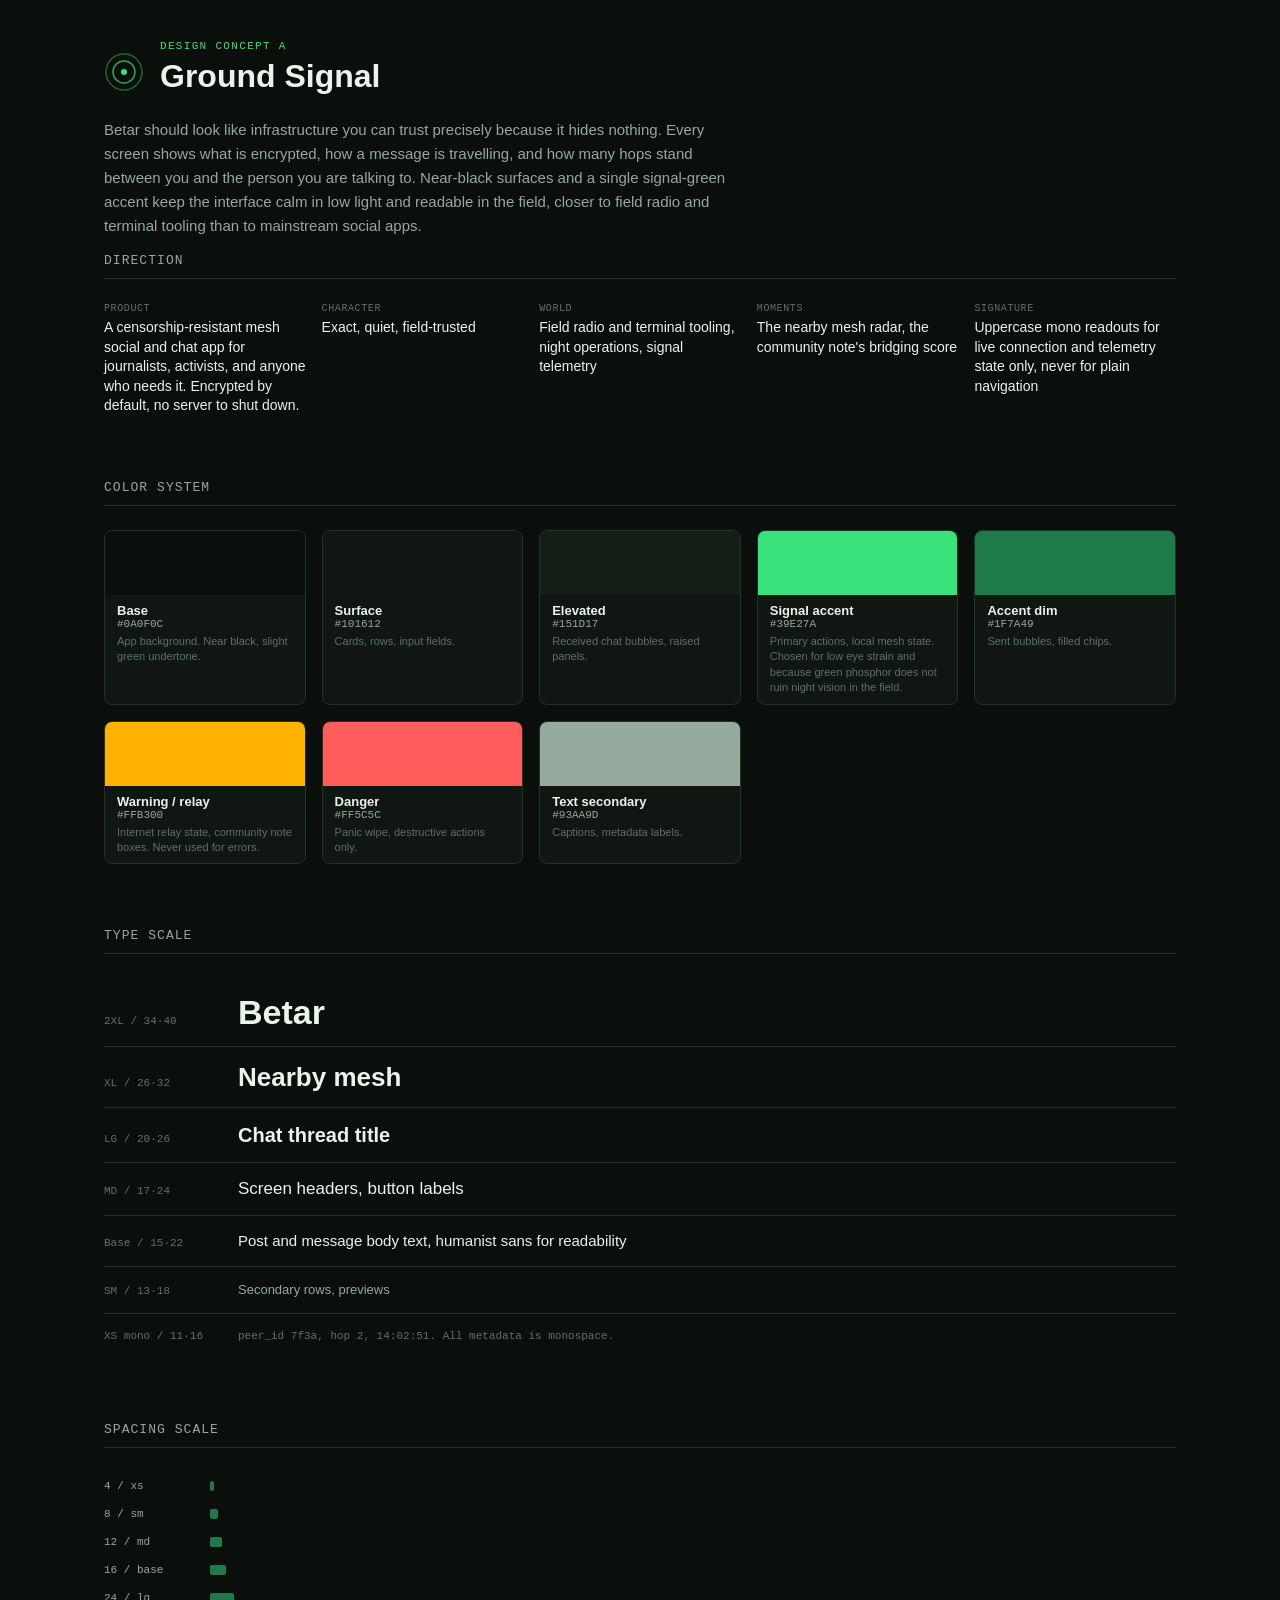
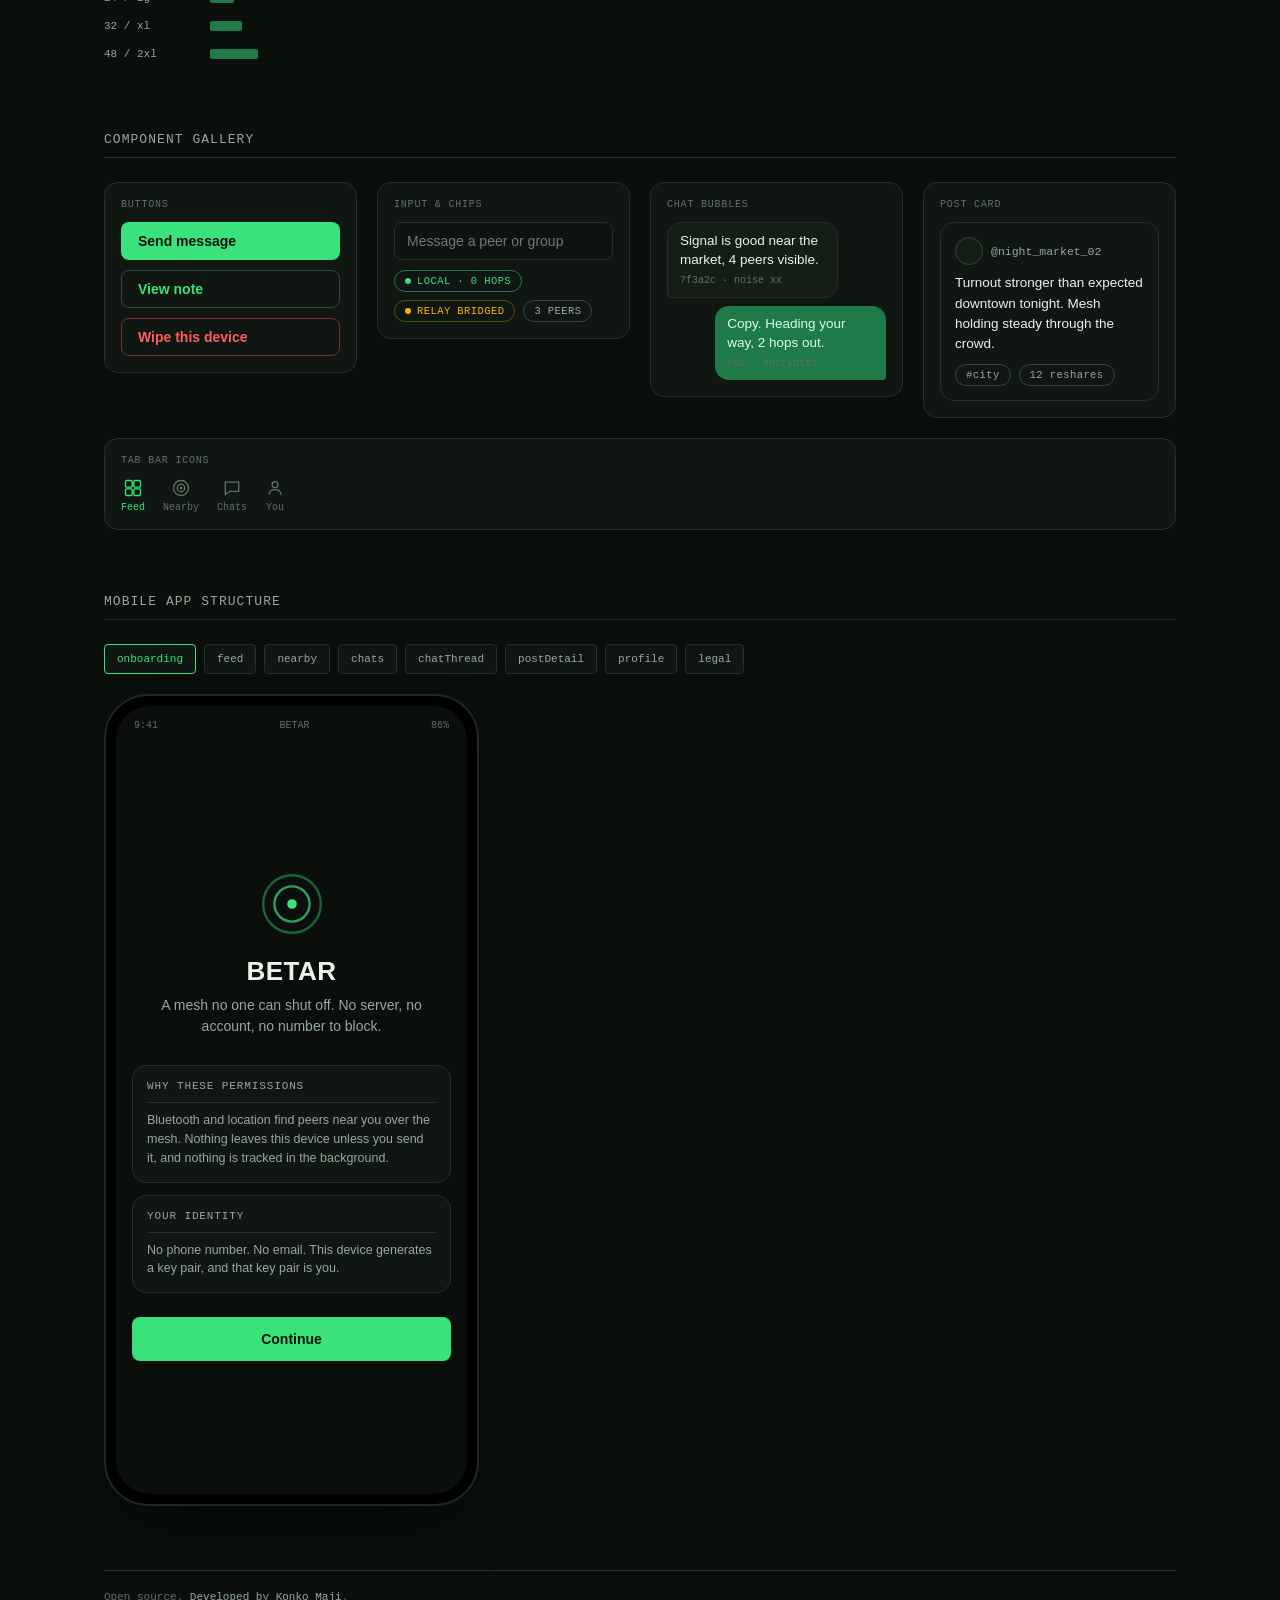
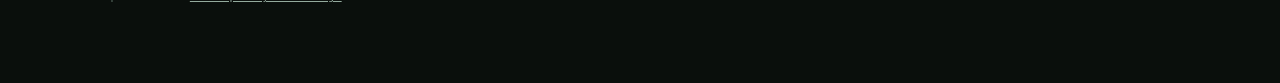
<file: docs/design-concepts/betar-design-A-ground-signal.html>
<!DOCTYPE html>
<html lang="en">
<head>
<meta charset="UTF-8">
<meta name="viewport" content="width=device-width, initial-scale=1.0">
<title>Betar : Ground Signal design concept</title>
<style>
  :root{
    --bg-base:#0a0f0c;
    --bg-surface:#101612;
    --bg-elevated:#151d17;
    --bg-input:#0d1310;
    --border:#213229;
    --border-strong:#2f4a3a;
    --text-primary:#e8f4ec;
    --text-secondary:#93aa9d;
    --text-muted:#5c7266;
    --accent:#39e27a;
    --accent-bright:#6cffb0;
    --accent-dim:#1f7a49;
    --danger:#ff5c5c;
    --danger-dim:#3a1414;
    --danger-border:#7a2e2e;
    --warning:#ffb300;
    --warning-dim:#2a2210;
    --font-mono: ui-monospace, SFMono-Regular, Menlo, Consolas, "Liberation Mono", monospace;
    --font-sans: -apple-system, "Segoe UI", Roboto, Helvetica, Arial, sans-serif;
    --r-sm:4px; --r-md:8px; --r-lg:14px; --r-xl:22px;
    --ease: cubic-bezier(0.22, 1, 0.36, 1);
  }
  *{box-sizing:border-box;}
  html,body{margin:0;padding:0;background:var(--bg-base);color:var(--text-primary);font-family:var(--font-sans);}
  body{padding:40px 24px 80px;max-width:1120px;margin:0 auto;}
  h1,h2,h3{font-weight:600;margin:0 0 8px;}
  section{margin-bottom:64px;}
  .philosophy{color:var(--text-secondary);font-size:15px;line-height:1.6;max-width:640px;}
  .masthead{display:flex;align-items:center;gap:16px;margin-bottom:12px;}
  .masthead .mark{width:40px;height:40px;flex:none;}
  .eyebrow{font-family:var(--font-mono);font-size:11px;letter-spacing:.12em;color:var(--accent);text-transform:uppercase;margin-bottom:6px;}
  .section-title{font-size:13px;font-family:var(--font-mono);letter-spacing:.08em;text-transform:uppercase;color:var(--text-secondary);border-bottom:1px solid var(--border);padding-bottom:10px;margin-bottom:24px;}
  .direction-grid{display:grid;grid-template-columns:repeat(auto-fit,minmax(180px,1fr));gap:16px;margin-bottom:12px;}
  .direction-grid .d-item .k{font-family:var(--font-mono);font-size:10px;letter-spacing:.06em;text-transform:uppercase;color:var(--text-muted);margin-bottom:4px;}
  .direction-grid .d-item .v{font-size:14px;color:var(--text-primary);line-height:1.4;}

  /* swatches */
  .swatch-grid{display:grid;grid-template-columns:repeat(auto-fill,minmax(180px,1fr));gap:16px;}
  .swatch{border:1px solid var(--border);border-radius:var(--r-md);overflow:hidden;background:var(--bg-surface);}
  .swatch-color{height:64px;}
  .swatch-meta{padding:8px 12px;}
  .swatch-meta .name{font-size:13px;font-weight:600;}
  .swatch-meta .hex{font-family:var(--font-mono);font-size:11px;color:var(--text-secondary);}
  .swatch-meta .use{font-size:11px;color:var(--text-muted);margin-top:4px;line-height:1.4;}

  /* type scale */
  .type-row{display:flex;align-items:baseline;gap:24px;padding:14px 0;border-bottom:1px solid var(--border);}
  .type-row:last-child{border-bottom:none;}
  .type-label{font-family:var(--font-mono);font-size:11px;color:var(--text-muted);width:110px;flex:none;}
  .type-sample{flex:1;}

  /* spacing scale */
  .space-row{display:flex;align-items:center;gap:16px;padding:8px 0;}
  .space-bar{background:var(--accent-dim);border-radius:2px;height:10px;}
  .space-label{font-family:var(--font-mono);font-size:11px;color:var(--text-secondary);width:90px;}

  /* components */
  .component-gallery{display:flex;flex-wrap:wrap;gap:20px;align-items:flex-start;}
  .component-card{background:var(--bg-surface);border:1px solid var(--border);border-radius:var(--r-lg);padding:16px;flex:1;min-width:220px;}
  .component-card .label{font-family:var(--font-mono);font-size:10px;letter-spacing:.08em;text-transform:uppercase;color:var(--text-muted);margin-bottom:12px;}

  .btn{font-family:var(--font-sans);font-size:14px;font-weight:600;border-radius:var(--r-md);padding:10px 16px;border:1px solid transparent;cursor:pointer;display:inline-flex;align-items:center;gap:8px;transition:background-color 160ms var(--ease),border-color 160ms var(--ease);}
  .btn-primary{background:var(--accent);color:#06130b;}
  .btn-primary:hover{background:var(--accent-bright);}
  .btn-secondary{background:transparent;color:var(--accent);border-color:var(--border-strong);}
  .btn-danger{background:transparent;color:var(--danger);border-color:var(--danger-border);}

  .input{width:100%;background:var(--bg-input);border:1px solid var(--border);border-radius:var(--r-md);color:var(--text-primary);padding:10px 12px;font-size:14px;font-family:var(--font-sans);}
  .input:focus{outline:none;border-color:var(--accent);box-shadow:0 0 0 2px rgba(57,226,122,.18);}

  .chip{display:inline-flex;align-items:center;gap:6px;font-family:var(--font-mono);font-size:10.5px;letter-spacing:.04em;padding:4px 10px;border-radius:999px;border:1px solid var(--border-strong);color:var(--text-secondary);}
  .chip.local{color:var(--accent);border-color:var(--accent-dim);}
  .chip.relay{color:var(--warning);border-color:#5a4a16;}

  .bubble-pair{display:flex;flex-direction:column;gap:8px;}
  .bubble{max-width:78%;padding:9px 12px;border-radius:14px;font-size:13.5px;line-height:1.4;display:flex;flex-direction:column;gap:4px;}
  .bubble.received{background:var(--bg-elevated);border:1px solid var(--border);align-self:flex-start;border-bottom-left-radius:4px;}
  .bubble.sent{background:var(--accent-dim);color:#d8ffe9;align-self:flex-end;border-bottom-right-radius:4px;}
  .bubble .meta{display:flex;align-items:center;gap:4px;font-family:var(--font-mono);font-size:10px;color:var(--text-muted);}
  .bubble.location{display:flex;flex-direction:row;align-items:center;gap:8px;}

  .post-card{background:var(--bg-surface);border:1px solid var(--border);border-radius:var(--r-lg);padding:14px;}
  .post-card .head{display:flex;align-items:center;gap:8px;margin-bottom:8px;}
  .avatar{width:28px;height:28px;border-radius:50%;background:var(--bg-elevated);border:1px solid var(--border-strong);flex:none;}
  .handle{font-family:var(--font-mono);font-size:11.5px;color:var(--text-secondary);}
  .post-body{font-size:13.5px;line-height:1.5;color:var(--text-primary);margin-bottom:10px;}

  .tabbar-icons{display:flex;gap:18px;align-items:center;}
  .tabbar-icons .icon-slot{display:flex;flex-direction:column;align-items:center;gap:4px;color:var(--text-muted);}
  .tabbar-icons .icon-slot.active{color:var(--accent);}
  .tabbar-icons svg{width:20px;height:20px;}
  .tabbar-icons span{font-family:var(--font-mono);font-size:10px;}

  /* phone mockup */
  .phone-wrap{display:flex;gap:40px;align-items:flex-start;flex-wrap:wrap;}
  .phone{width:375px;height:812px;background:#000;border-radius:44px;border:2px solid #1c2a21;padding:10px;position:relative;flex:none;box-shadow:0 30px 60px -20px rgba(0,0,0,.6);}
  .phone-screen{width:100%;height:100%;background:var(--bg-base);border-radius:34px;overflow:hidden;display:flex;flex-direction:column;position:relative;}
  .status-strip{display:flex;justify-content:space-between;align-items:center;padding:14px 18px 8px;font-family:var(--font-mono);font-size:10px;color:var(--text-muted);}
  .screen-body{flex:1;overflow-y:auto;padding:0 16px 16px;}
  .screen-body::-webkit-scrollbar{width:0;}
  .app-screen{display:none;flex-direction:column;height:100%;opacity:0;transition:opacity 180ms var(--ease);}
  .app-screen.visible{display:flex;opacity:1;}
  .top-bar{display:flex;align-items:center;justify-content:space-between;padding:4px 0 12px;}
  .top-bar h3{margin:0;font-size:17px;}
  .conn-pill{display:flex;align-items:center;gap:6px;font-family:var(--font-mono);font-size:10px;color:var(--accent);border:1px solid var(--accent-dim);border-radius:999px;padding:4px 10px;}
  .conn-pill.relay{color:var(--warning);border-color:#5a4a16;}
  .dot{width:6px;height:6px;border-radius:50%;background:currentColor;flex:none;}

  .room-row{display:flex;gap:8px;margin-bottom:14px;overflow-x:auto;}
  .room-row button{font-family:var(--font-mono);font-size:11px;padding:6px 12px;border-radius:999px;border:1px solid var(--border-strong);background:transparent;color:var(--text-secondary);white-space:nowrap;cursor:pointer;}
  .room-row button.active{border-color:var(--accent);color:var(--accent);background:var(--bg-surface);}

  .composer{display:flex;gap:8px;align-items:center;margin-bottom:14px;background:var(--bg-input);border:1px solid var(--border);border-radius:var(--r-md);padding:10px 12px;}
  .composer input{flex:1;background:none;border:none;color:var(--text-primary);font-size:13.5px;font-family:var(--font-sans);outline:none;}
  .composer input::placeholder{color:var(--text-muted);}
  .icon-btn{background:none;border:none;color:var(--text-secondary);cursor:pointer;display:flex;align-items:center;padding:2px;flex:none;}
  .icon-btn svg{width:18px;height:18px;}
  .attach-preview{display:flex;align-items:center;gap:8px;background:var(--bg-surface);border:1px solid var(--border);border-radius:var(--r-md);padding:8px 10px;margin-bottom:12px;font-size:11.5px;color:var(--text-secondary);}
  .attach-preview .thumb{width:32px;height:32px;border-radius:6px;background:linear-gradient(135deg,#1a2a20,#223a2a);flex:none;}

  .bottom-tabbar{display:flex;justify-content:space-around;align-items:center;padding:12px 8px;border-top:1px solid var(--border);background:var(--bg-surface);}
  .bottom-tabbar button{background:none;border:none;cursor:pointer;color:var(--text-muted);display:flex;flex-direction:column;align-items:center;gap:4px;font-family:var(--font-mono);font-size:10px;}
  .bottom-tabbar button.active{color:var(--accent);}
  .bottom-tabbar svg{width:20px;height:20px;}

  .peer-row{display:flex;align-items:center;gap:10px;padding:10px 0;border-bottom:1px solid var(--border);}
  .peer-row:last-child{border-bottom:none;}
  .sig-bars{display:flex;align-items:flex-end;gap:2px;height:14px;}
  .sig-bars i{width:3px;background:var(--border-strong);border-radius:1px;}
  .sig-bars i.on{background:var(--accent);}
  .peer-id{font-family:var(--font-mono);font-size:12px;}
  .peer-sub{font-family:var(--font-mono);font-size:10px;color:var(--text-muted);}

  .radar{display:flex;justify-content:center;padding:12px 0 20px;}

  .chat-row{display:flex;align-items:center;gap:10px;padding:11px 0;border-bottom:1px solid var(--border);cursor:pointer;}
  .chat-row .meta2{flex:1;}
  .chat-row .name{font-size:13.5px;font-weight:600;display:flex;align-items:center;gap:6px;}
  .chat-row .preview{font-size:12px;color:var(--text-secondary);}
  .chat-row .time{font-family:var(--font-mono);font-size:10px;color:var(--text-muted);}

  .note-box{background:var(--warning-dim);border:1px solid #5a4a16;border-radius:var(--r-md);padding:12px;margin-top:4px;}
  .note-box .label{font-family:var(--font-mono);font-size:10px;letter-spacing:.06em;color:var(--warning);text-transform:uppercase;margin-bottom:4px;}
  .note-box p{font-size:12.5px;line-height:1.5;margin:0 0 8px;color:#f0e2bd;}
  .note-rate{display:flex;gap:8px;}
  .note-rate button{flex:1;font-family:var(--font-mono);font-size:11px;padding:6px;border-radius:var(--r-sm);border:1px solid var(--border-strong);background:var(--bg-base);color:var(--text-secondary);cursor:pointer;}
  .provenance{font-family:var(--font-mono);font-size:10px;color:var(--text-muted);margin-top:6px;}

  .danger-card{border:1px solid var(--danger-border);background:var(--danger-dim);border-radius:var(--r-lg);padding:16px;}
  .danger-card h4{margin:0 0 6px;color:var(--danger);font-size:13px;}
  .danger-card p{font-size:12px;color:#f3c7c7;line-height:1.5;margin:0 0 12px;}

  .back-btn{background:none;border:none;color:var(--text-secondary);display:flex;align-items:center;gap:4px;font-family:var(--font-mono);font-size:11px;cursor:pointer;padding:0;}

  .selector-row{display:flex;gap:8px;flex-wrap:wrap;margin-bottom:20px;}
  .selector-row button{font-family:var(--font-mono);font-size:11px;padding:8px 12px;border-radius:var(--r-sm);border:1px solid var(--border);background:var(--bg-surface);color:var(--text-secondary);cursor:pointer;}
  .selector-row button.active{border-color:var(--accent);color:var(--accent);}

  footer{color:var(--text-muted);font-size:11px;font-family:var(--font-mono);border-top:1px solid var(--border);padding-top:20px;}
  footer a{color:var(--text-secondary);}
</style>
</head>
<body>

<header>
  <div class="masthead">
    <svg class="mark" viewBox="0 0 40 40" fill="none">
      <circle cx="20" cy="20" r="18" stroke="#39e27a" stroke-width="1.5" opacity=".4"/>
      <circle cx="20" cy="20" r="11" stroke="#39e27a" stroke-width="1.5" opacity=".7"/>
      <circle cx="20" cy="20" r="3" fill="#39e27a"/>
    </svg>
    <div>
      <div class="eyebrow">Design concept A</div>
      <h1>Ground Signal</h1>
    </div>
  </div>
  <p class="philosophy">Betar should look like infrastructure you can trust precisely because it hides nothing. Every screen shows what is encrypted, how a message is travelling, and how many hops stand between you and the person you are talking to. Near-black surfaces and a single signal-green accent keep the interface calm in low light and readable in the field, closer to field radio and terminal tooling than to mainstream social apps.</p>
</header>

<section>
  <div class="section-title">Direction</div>
  <div class="direction-grid">
    <div class="d-item"><div class="k">Product</div><div class="v">A censorship-resistant mesh social and chat app for journalists, activists, and anyone who needs it. Encrypted by default, no server to shut down.</div></div>
    <div class="d-item"><div class="k">Character</div><div class="v">Exact, quiet, field-trusted</div></div>
    <div class="d-item"><div class="k">World</div><div class="v">Field radio and terminal tooling, night operations, signal telemetry</div></div>
    <div class="d-item"><div class="k">Moments</div><div class="v">The nearby mesh radar, the community note's bridging score</div></div>
    <div class="d-item"><div class="k">Signature</div><div class="v">Uppercase mono readouts for live connection and telemetry state only, never for plain navigation</div></div>
  </div>
</section>

<section>
  <div class="section-title">Color system</div>
  <div class="swatch-grid">
    <div class="swatch"><div class="swatch-color" style="background:#0a0f0c"></div><div class="swatch-meta"><div class="name">Base</div><div class="hex">#0A0F0C</div><div class="use">App background. Near black, slight green undertone.</div></div></div>
    <div class="swatch"><div class="swatch-color" style="background:#101612"></div><div class="swatch-meta"><div class="name">Surface</div><div class="hex">#101612</div><div class="use">Cards, rows, input fields.</div></div></div>
    <div class="swatch"><div class="swatch-color" style="background:#151d17"></div><div class="swatch-meta"><div class="name">Elevated</div><div class="hex">#151D17</div><div class="use">Received chat bubbles, raised panels.</div></div></div>
    <div class="swatch"><div class="swatch-color" style="background:#39e27a"></div><div class="swatch-meta"><div class="name">Signal accent</div><div class="hex">#39E27A</div><div class="use">Primary actions, local mesh state. Chosen for low eye strain and because green phosphor does not ruin night vision in the field.</div></div></div>
    <div class="swatch"><div class="swatch-color" style="background:#1f7a49"></div><div class="swatch-meta"><div class="name">Accent dim</div><div class="hex">#1F7A49</div><div class="use">Sent bubbles, filled chips.</div></div></div>
    <div class="swatch"><div class="swatch-color" style="background:#ffb300"></div><div class="swatch-meta"><div class="name">Warning / relay</div><div class="hex">#FFB300</div><div class="use">Internet relay state, community note boxes. Never used for errors.</div></div></div>
    <div class="swatch"><div class="swatch-color" style="background:#ff5c5c"></div><div class="swatch-meta"><div class="name">Danger</div><div class="hex">#FF5C5C</div><div class="use">Panic wipe, destructive actions only.</div></div></div>
    <div class="swatch"><div class="swatch-color" style="background:#93aa9d"></div><div class="swatch-meta"><div class="name">Text secondary</div><div class="hex">#93AA9D</div><div class="use">Captions, metadata labels.</div></div></div>
  </div>
</section>

<section>
  <div class="section-title">Type scale</div>
  <div class="type-row"><div class="type-label">2XL / 34·40</div><div class="type-sample" style="font-size:34px;line-height:40px;font-weight:600;">Betar</div></div>
  <div class="type-row"><div class="type-label">XL / 26·32</div><div class="type-sample" style="font-size:26px;line-height:32px;font-weight:600;">Nearby mesh</div></div>
  <div class="type-row"><div class="type-label">LG / 20·26</div><div class="type-sample" style="font-size:20px;line-height:26px;font-weight:600;">Chat thread title</div></div>
  <div class="type-row"><div class="type-label">MD / 17·24</div><div class="type-sample" style="font-size:17px;line-height:24px;">Screen headers, button labels</div></div>
  <div class="type-row"><div class="type-label">Base / 15·22</div><div class="type-sample" style="font-size:15px;line-height:22px;">Post and message body text, humanist sans for readability</div></div>
  <div class="type-row"><div class="type-label">SM / 13·18</div><div class="type-sample" style="font-size:13px;line-height:18px;color:var(--text-secondary);">Secondary rows, previews</div></div>
  <div class="type-row"><div class="type-label">XS mono / 11·16</div><div class="type-sample" style="font-family:var(--font-mono);font-size:11px;line-height:16px;color:var(--text-muted);">peer_id 7f3a, hop 2, 14:02:51. All metadata is monospace.</div></div>
</section>

<section>
  <div class="section-title">Spacing scale</div>
  <div class="space-row"><div class="space-label">4 / xs</div><div class="space-bar" style="width:4px"></div></div>
  <div class="space-row"><div class="space-label">8 / sm</div><div class="space-bar" style="width:8px"></div></div>
  <div class="space-row"><div class="space-label">12 / md</div><div class="space-bar" style="width:12px"></div></div>
  <div class="space-row"><div class="space-label">16 / base</div><div class="space-bar" style="width:16px"></div></div>
  <div class="space-row"><div class="space-label">24 / lg</div><div class="space-bar" style="width:24px"></div></div>
  <div class="space-row"><div class="space-label">32 / xl</div><div class="space-bar" style="width:32px"></div></div>
  <div class="space-row"><div class="space-label">48 / 2xl</div><div class="space-bar" style="width:48px"></div></div>
</section>

<section>
  <div class="section-title">Component gallery</div>
  <div class="component-gallery">
    <div class="component-card">
      <div class="label">Buttons</div>
      <div style="display:flex;flex-direction:column;gap:10px;">
        <button class="btn btn-primary">Send message</button>
        <button class="btn btn-secondary">View note</button>
        <button class="btn btn-danger">Wipe this device</button>
      </div>
    </div>
    <div class="component-card">
      <div class="label">Input &amp; chips</div>
      <input class="input" placeholder="Message a peer or group" style="margin-bottom:10px;">
      <div style="display:flex;gap:8px;flex-wrap:wrap;">
        <span class="chip local"><span class="dot"></span>LOCAL · 0 HOPS</span>
        <span class="chip relay"><span class="dot"></span>RELAY BRIDGED</span>
        <span class="chip">3 PEERS</span>
      </div>
    </div>
    <div class="component-card">
      <div class="label">Chat bubbles</div>
      <div class="bubble-pair">
        <div class="bubble received"><span>Signal is good near the market, 4 peers visible.</span><span class="meta">7f3a2c · noise xx</span></div>
        <div class="bubble sent"><span>Copy. Heading your way, 2 hops out.</span><span class="meta">you · encrypted</span></div>
      </div>
    </div>
    <div class="component-card">
      <div class="label">Post card</div>
      <div class="post-card">
        <div class="head"><div class="avatar"></div><div><div class="handle">@night_market_02</div></div></div>
        <div class="post-body">Turnout stronger than expected downtown tonight. Mesh holding steady through the crowd.</div>
        <div style="display:flex;gap:8px;"><span class="chip">#city</span><span class="chip">12 reshares</span></div>
      </div>
    </div>
    <div class="component-card">
      <div class="label">Tab bar icons</div>
      <div class="tabbar-icons">
        <div class="icon-slot active"><svg viewBox="0 0 24 24" fill="none" stroke="currentColor" stroke-width="1.6"><rect x="3" y="3" width="8" height="8" rx="1.5"/><rect x="13" y="3" width="8" height="8" rx="1.5"/><rect x="3" y="13" width="8" height="8" rx="1.5"/><rect x="13" y="13" width="8" height="8" rx="1.5"/></svg><span>Feed</span></div>
        <div class="icon-slot"><svg viewBox="0 0 24 24" fill="none" stroke="currentColor" stroke-width="1.6"><circle cx="12" cy="12" r="9"/><circle cx="12" cy="12" r="4.5"/><circle cx="12" cy="12" r="1" fill="currentColor"/></svg><span>Nearby</span></div>
        <div class="icon-slot"><svg viewBox="0 0 24 24" fill="none" stroke="currentColor" stroke-width="1.6"><path d="M4 5h16v11H9l-5 4V5z"/></svg><span>Chats</span></div>
        <div class="icon-slot"><svg viewBox="0 0 24 24" fill="none" stroke="currentColor" stroke-width="1.6"><circle cx="12" cy="8" r="3.5"/><path d="M5 20c0-4 3-6 7-6s7 2 7 6"/></svg><span>You</span></div>
      </div>
    </div>
  </div>
</section>

<section>
  <div class="section-title">Mobile app structure</div>
  <div class="selector-row" id="jumpRow"></div>
  <div class="phone-wrap">
    <div class="phone">
      <div class="phone-screen">
        <div class="status-strip"><span>9:41</span><span>BETAR</span><span>86%</span></div>

        <!-- ONBOARDING -->
        <div class="app-screen visible" data-screen="onboarding">
          <div class="screen-body" style="display:flex;flex-direction:column;justify-content:center;align-items:center;text-align:center;height:100%;padding-top:0;padding-bottom:0;">
            <svg width="64" height="64" viewBox="0 0 40 40" fill="none" style="margin-bottom:20px;">
              <circle cx="20" cy="20" r="18" stroke="#39e27a" stroke-width="1.5" opacity=".4"/>
              <circle cx="20" cy="20" r="11" stroke="#39e27a" stroke-width="1.5" opacity=".7"/>
              <circle cx="20" cy="20" r="3" fill="#39e27a"/>
            </svg>
            <div style="font-size:26px;font-weight:600;letter-spacing:.02em;margin-bottom:8px;">BETAR</div>
            <div style="font-size:14px;color:var(--text-secondary);line-height:1.5;max-width:270px;margin-bottom:28px;">A mesh no one can shut off. No server, no account, no number to block.</div>
            <div style="width:100%;text-align:left;background:var(--bg-surface);border:1px solid var(--border);border-radius:var(--r-lg);padding:14px;margin-bottom:12px;">
              <div class="section-title" style="margin-bottom:8px;font-size:11px;">Why these permissions</div>
              <p style="font-size:12.5px;line-height:1.5;color:var(--text-secondary);margin:0;">Bluetooth and location find peers near you over the mesh. Nothing leaves this device unless you send it, and nothing is tracked in the background.</p>
            </div>
            <div style="width:100%;text-align:left;background:var(--bg-surface);border:1px solid var(--border);border-radius:var(--r-lg);padding:14px;margin-bottom:24px;">
              <div class="section-title" style="margin-bottom:8px;font-size:11px;">Your identity</div>
              <p style="font-size:12.5px;line-height:1.5;color:var(--text-secondary);margin:0;">No phone number. No email. This device generates a key pair, and that key pair is you.</p>
            </div>
            <button class="btn btn-primary" style="width:100%;justify-content:center;padding:13px;" onclick="selectScreen('feed')">Continue</button>
          </div>
        </div>

        <!-- FEED -->
        <div class="app-screen" data-screen="feed">
          <div class="screen-body">
            <div class="top-bar"><h3>Feed</h3><span class="conn-pill"><span class="dot"></span>LOCAL · 4 PEERS</span></div>
            <div class="room-row">
              <button class="active">#block</button>
              <button>#city</button>
              <button>#region</button>
              <button>#country</button>
            </div>
            <div class="composer">
              <input placeholder="Share what's happening near you">
              <button class="icon-btn" aria-label="Attach image"><svg viewBox="0 0 24 24" fill="none" stroke="currentColor" stroke-width="1.6"><rect x="3" y="5" width="18" height="14" rx="2"/><circle cx="9" cy="10" r="1.6"/><path d="M4 17l5-5 3 3 4-4 4 4"/></svg></button>
              <button class="icon-btn" aria-label="Post"><svg viewBox="0 0 24 24" fill="none" stroke="currentColor" stroke-width="1.6"><path d="M4 11l16-7-5 16-4-6-4 2-3-5z"/></svg></button>
            </div>
            <div class="post-card" style="margin-bottom:12px;">
              <div class="head"><div class="avatar"></div><div><div class="handle">@night_market_02</div><div class="peer-sub">2 hops · 09:14</div></div></div>
              <div class="attach-preview"><div class="thumb"></div><span>Mesh preview now, full image once relay bridged</span></div>
              <div class="post-body">Turnout stronger than expected downtown tonight. Mesh holding steady through the crowd.</div>
              <div style="display:flex;gap:8px;"><span class="chip">#city</span><span class="chip">12 reshares</span></div>
            </div>
            <div class="post-card" style="margin-bottom:12px;cursor:pointer;" onclick="selectScreen('postDetail')">
              <div class="head"><div class="avatar"></div><div><div class="handle">@desk_journalist</div><div class="peer-sub">relay · 08:51</div></div></div>
              <div class="post-body">Statement claims the shutdown only affects one province. Numbers don't add up, thread below.</div>
              <div class="note-box">
                <div class="label">Community note</div>
                <p>Reported outages traced to three provinces, not one, per locally gathered signal logs.</p>
                <div class="provenance">Rated by 41 peers, no single reviewer</div>
              </div>
            </div>
          </div>
          <div class="bottom-tabbar">
            <button class="active" onclick="selectScreen('feed')"><svg viewBox="0 0 24 24" fill="none" stroke="currentColor" stroke-width="1.6"><rect x="3" y="3" width="8" height="8" rx="1.5"/><rect x="13" y="3" width="8" height="8" rx="1.5"/><rect x="3" y="13" width="8" height="8" rx="1.5"/><rect x="13" y="13" width="8" height="8" rx="1.5"/></svg>Feed</button>
            <button onclick="selectScreen('nearby')"><svg viewBox="0 0 24 24" fill="none" stroke="currentColor" stroke-width="1.6"><circle cx="12" cy="12" r="9"/><circle cx="12" cy="12" r="4.5"/><circle cx="12" cy="12" r="1" fill="currentColor"/></svg>Nearby</button>
            <button onclick="selectScreen('chats')"><svg viewBox="0 0 24 24" fill="none" stroke="currentColor" stroke-width="1.6"><path d="M4 5h16v11H9l-5 4V5z"/></svg>Chats</button>
            <button onclick="selectScreen('profile')"><svg viewBox="0 0 24 24" fill="none" stroke="currentColor" stroke-width="1.6"><circle cx="12" cy="8" r="3.5"/><path d="M5 20c0-4 3-6 7-6s7 2 7 6"/></svg>You</button>
          </div>
        </div>

        <!-- NEARBY -->
        <div class="app-screen" data-screen="nearby">
          <div class="screen-body">
            <div class="top-bar"><h3>Nearby</h3><span class="conn-pill relay"><span class="dot"></span>RELAY BRIDGED</span></div>
            <div class="radar">
              <svg width="160" height="160" viewBox="0 0 160 160">
                <circle cx="80" cy="80" r="70" stroke="#213229" fill="none"/>
                <circle cx="80" cy="80" r="45" stroke="#213229" fill="none"/>
                <circle cx="80" cy="80" r="20" stroke="#223029" fill="none"/>
                <circle cx="80" cy="80" r="4" fill="#39e27a"/>
                <circle cx="105" cy="60" r="4" fill="#6cffb0"/>
                <circle cx="52" cy="100" r="3.5" fill="#39e27a"/>
                <circle cx="120" cy="110" r="3" fill="#93aa9d"/>
                <circle cx="35" cy="55" r="3" fill="#93aa9d"/>
              </svg>
            </div>
            <div class="peer-row">
              <div class="sig-bars"><i class="on" style="height:5px"></i><i class="on" style="height:8px"></i><i class="on" style="height:11px"></i><i style="height:14px"></i></div>
              <div style="flex:1;"><div class="peer-id">peer · 9c2f7a1b</div><div class="peer-sub">0 hops, direct</div></div>
              <span class="chip local">LOCAL</span>
            </div>
            <div class="peer-row">
              <div class="sig-bars"><i class="on" style="height:5px"></i><i class="on" style="height:8px"></i><i style="height:11px"></i><i style="height:14px"></i></div>
              <div style="flex:1;"><div class="peer-id">peer · 44bd0e3c</div><div class="peer-sub">1 hop via 9c2f7a1b</div></div>
              <span class="chip local">LOCAL</span>
            </div>
            <div class="peer-row">
              <div class="sig-bars"><i class="on" style="height:5px"></i><i style="height:8px"></i><i style="height:11px"></i><i style="height:14px"></i></div>
              <div style="flex:1;"><div class="peer-id">peer · 71aa90f2</div><div class="peer-sub">2 hops, bridged</div></div>
              <span class="chip relay">RELAY</span>
            </div>
          </div>
          <div class="bottom-tabbar">
            <button onclick="selectScreen('feed')"><svg viewBox="0 0 24 24" fill="none" stroke="currentColor" stroke-width="1.6"><rect x="3" y="3" width="8" height="8" rx="1.5"/><rect x="13" y="3" width="8" height="8" rx="1.5"/><rect x="3" y="13" width="8" height="8" rx="1.5"/><rect x="13" y="13" width="8" height="8" rx="1.5"/></svg>Feed</button>
            <button class="active" onclick="selectScreen('nearby')"><svg viewBox="0 0 24 24" fill="none" stroke="currentColor" stroke-width="1.6"><circle cx="12" cy="12" r="9"/><circle cx="12" cy="12" r="4.5"/><circle cx="12" cy="12" r="1" fill="currentColor"/></svg>Nearby</button>
            <button onclick="selectScreen('chats')"><svg viewBox="0 0 24 24" fill="none" stroke="currentColor" stroke-width="1.6"><path d="M4 5h16v11H9l-5 4V5z"/></svg>Chats</button>
            <button onclick="selectScreen('profile')"><svg viewBox="0 0 24 24" fill="none" stroke="currentColor" stroke-width="1.6"><circle cx="12" cy="8" r="3.5"/><path d="M5 20c0-4 3-6 7-6s7 2 7 6"/></svg>You</button>
          </div>
        </div>

        <!-- CHATS -->
        <div class="app-screen" data-screen="chats">
          <div class="screen-body">
            <div class="top-bar"><h3>Chats</h3><span class="conn-pill"><span class="dot"></span>LOCAL</span></div>
            <div class="chat-row" onclick="selectScreen('chatThread')">
              <div class="avatar"></div>
              <div class="meta2"><div class="name">peer · 7f3a2c1d <svg width="11" height="11" viewBox="0 0 24 24" fill="none" stroke="#6cffb0" stroke-width="2"><rect x="5" y="11" width="14" height="9" rx="2"/><path d="M8 11V8a4 4 0 0 1 8 0v3"/></svg></div><div class="preview">Copy. Heading your way, 2 hops out.</div></div>
              <div class="time">14:02</div>
            </div>
            <div class="chat-row">
              <div class="avatar"></div>
              <div class="meta2"><div class="name">campus_group_4 <svg width="11" height="11" viewBox="0 0 24 24" fill="none" stroke="#6cffb0" stroke-width="2"><rect x="5" y="11" width="14" height="9" rx="2"/><path d="M8 11V8a4 4 0 0 1 8 0v3"/></svg></div><div class="preview">Meeting moved to the usual spot, see you at 7.</div></div>
              <div class="time">13:40</div>
            </div>
          </div>
          <div class="bottom-tabbar">
            <button onclick="selectScreen('feed')"><svg viewBox="0 0 24 24" fill="none" stroke="currentColor" stroke-width="1.6"><rect x="3" y="3" width="8" height="8" rx="1.5"/><rect x="13" y="3" width="8" height="8" rx="1.5"/><rect x="3" y="13" width="8" height="8" rx="1.5"/><rect x="13" y="13" width="8" height="8" rx="1.5"/></svg>Feed</button>
            <button onclick="selectScreen('nearby')"><svg viewBox="0 0 24 24" fill="none" stroke="currentColor" stroke-width="1.6"><circle cx="12" cy="12" r="9"/><circle cx="12" cy="12" r="4.5"/><circle cx="12" cy="12" r="1" fill="currentColor"/></svg>Nearby</button>
            <button class="active" onclick="selectScreen('chats')"><svg viewBox="0 0 24 24" fill="none" stroke="currentColor" stroke-width="1.6"><path d="M4 5h16v11H9l-5 4V5z"/></svg>Chats</button>
            <button onclick="selectScreen('profile')"><svg viewBox="0 0 24 24" fill="none" stroke="currentColor" stroke-width="1.6"><circle cx="12" cy="8" r="3.5"/><path d="M5 20c0-4 3-6 7-6s7 2 7 6"/></svg>You</button>
          </div>
        </div>

        <!-- CHAT THREAD -->
        <div class="app-screen" data-screen="chatThread">
          <div class="screen-body">
            <button class="back-btn" onclick="selectScreen('chats')">&larr; CHATS</button>
            <div class="top-bar" style="margin-top:8px;"><h3>peer · 7f3a2c1d</h3></div>
            <div class="conn-pill" style="margin-bottom:14px;"><span class="dot"></span>END-TO-END · NOISE XX · 2 HOPS</div>
            <div class="bubble-pair" style="margin-bottom:16px;">
              <div class="bubble received"><span>Signal is good near the market, 4 peers visible.</span><span class="meta">7f3a2c · 13:58</span></div>
              <div class="bubble sent"><span>Copy. Heading your way, 2 hops out.</span><span class="meta">you · 14:02</span></div>
              <div class="bubble sent location"><svg width="14" height="14" viewBox="0 0 24 24" fill="none" stroke="#d8ffe9" stroke-width="2"><path d="M12 21s7-6.5 7-12a7 7 0 10-14 0c0 5.5 7 12 7 12z"/><circle cx="12" cy="9" r="2.3"/></svg><span>Location shared once, market entrance</span></div>
            </div>
          </div>
          <div style="padding:10px 16px;border-top:1px solid var(--border);display:flex;gap:8px;align-items:center;">
            <button class="icon-btn" aria-label="Share location once"><svg viewBox="0 0 24 24" fill="none" stroke="currentColor" stroke-width="1.6"><path d="M12 21s7-6.5 7-12a7 7 0 10-14 0c0 5.5 7 12 7 12z"/><circle cx="12" cy="9" r="2.3"/></svg></button>
            <input class="input" placeholder="Message">
            <button class="btn btn-primary" style="padding:10px;">&rarr;</button>
          </div>
        </div>

        <!-- POST DETAIL / FACT CHECK -->
        <div class="app-screen" data-screen="postDetail">
          <div class="screen-body">
            <button class="back-btn" onclick="selectScreen('feed')">&larr; FEED</button>
            <div class="post-card" style="margin-top:12px;margin-bottom:12px;">
              <div class="head"><div class="avatar"></div><div><div class="handle">@desk_journalist</div><div class="peer-sub">relay · 08:51</div></div></div>
              <div class="post-body">Statement claims the shutdown only affects one province. Numbers don't add up, thread below.</div>
            </div>
            <div class="note-box">
              <div class="label">Community note</div>
              <p>Reported outages traced to three provinces, not one, per locally gathered signal logs from four independent peers.</p>
              <div class="note-rate"><button>Helpful (112)</button><button>Not helpful (9)</button></div>
              <div class="provenance">Surfaced by a bridging score across 41 raters. No single reviewer, no editor desk.</div>
            </div>
          </div>
        </div>

        <!-- PROFILE / SAFETY -->
        <div class="app-screen" data-screen="profile">
          <div class="screen-body">
            <div class="top-bar"><h3>You</h3><span class="conn-pill"><span class="dot"></span>LOCAL · 4 PEERS</span></div>
            <div class="peer-row"><div style="flex:1;"><div class="peer-id">peer_id · 2d19af77</div><div class="peer-sub">No phone number, no email required</div></div></div>
            <div class="peer-row"><div style="flex:1;"><div class="peer-id">display name</div><div class="peer-sub">night_market_02</div></div></div>
            <div class="peer-row" style="cursor:pointer;" onclick="selectScreen('legal')">
              <div style="flex:1;"><div class="peer-id">Legal &amp; policies</div><div class="peer-sub">Privacy, terms, content policy</div></div>
              <span style="color:var(--text-muted);">&rarr;</span>
            </div>
            <div style="margin:18px 0;">
              <div class="danger-card">
                <h4>Emergency wipe</h4>
                <p>Clears local keys and message history from this device immediately. Cannot be undone, does not affect the mesh.</p>
                <button class="btn btn-danger">Hold to wipe device</button>
              </div>
            </div>
          </div>
          <div class="bottom-tabbar">
            <button onclick="selectScreen('feed')"><svg viewBox="0 0 24 24" fill="none" stroke="currentColor" stroke-width="1.6"><rect x="3" y="3" width="8" height="8" rx="1.5"/><rect x="13" y="3" width="8" height="8" rx="1.5"/><rect x="3" y="13" width="8" height="8" rx="1.5"/><rect x="13" y="13" width="8" height="8" rx="1.5"/></svg>Feed</button>
            <button onclick="selectScreen('nearby')"><svg viewBox="0 0 24 24" fill="none" stroke="currentColor" stroke-width="1.6"><circle cx="12" cy="12" r="9"/><circle cx="12" cy="12" r="4.5"/><circle cx="12" cy="12" r="1" fill="currentColor"/></svg>Nearby</button>
            <button onclick="selectScreen('chats')"><svg viewBox="0 0 24 24" fill="none" stroke="currentColor" stroke-width="1.6"><path d="M4 5h16v11H9l-5 4V5z"/></svg>Chats</button>
            <button class="active" onclick="selectScreen('profile')"><svg viewBox="0 0 24 24" fill="none" stroke="currentColor" stroke-width="1.6"><circle cx="12" cy="8" r="3.5"/><path d="M5 20c0-4 3-6 7-6s7 2 7 6"/></svg>You</button>
          </div>
        </div>

        <!-- LEGAL & POLICIES -->
        <div class="app-screen" data-screen="legal">
          <div class="screen-body">
            <button class="back-btn" onclick="selectScreen('profile')">&larr; YOU</button>
            <div class="top-bar" style="margin-top:8px;"><h3>Legal &amp; policies</h3></div>

            <div class="section-title" style="font-size:11px;margin-bottom:12px;">Privacy</div>
            <p style="font-size:13px;line-height:1.6;color:var(--text-secondary);margin:0 0 20px;">Betar never collects a phone number or email, because there is no account to attach one to. There is no server, so there is no server-side log of who you talked to or what you posted. Your peer ID is a public key generated on this device.</p>

            <div class="section-title" style="font-size:11px;margin-bottom:12px;">Terms</div>
            <p style="font-size:13px;line-height:1.6;color:var(--text-secondary);margin:0 0 20px;">Betar is free, open source software under AGPL-3.0. No company runs it and no company can shut it down. You run the mesh by running the app. Use of relay bridges you do not control is at your own judgment, same as any public network.</p>

            <div class="section-title" style="font-size:11px;margin-bottom:12px;">Content policy</div>
            <p style="font-size:13px;line-height:1.6;color:var(--text-secondary);margin:0 0 8px;">No server and no relay operator can delete a post once it has spread through the mesh. There is no central takedown.</p>
            <p style="font-size:13px;line-height:1.6;color:var(--text-secondary);margin:0 0 8px;">What exists instead: Community Notes, rated by many peers with no single reviewer, and a local filter on your own device. Flagged content can be hidden or warned on in your own app, by your own choice, without anyone deleting it for everyone.</p>
            <p style="font-size:13px;line-height:1.6;color:var(--text-secondary);margin:0;">This is a real limit, not a loophole. Read it plainly before you rely on this app for anything sensitive.</p>
          </div>
        </div>

      </div>
    </div>
  </div>
</section>

<footer>Open source. <a href="https://konkomaji.com/" target="_blank" rel="noopener">Developed by Konko Maji</a>.</footer>

<script>
  var screens = ['onboarding','feed','nearby','chats','chatThread','postDetail','profile','legal'];
  var jumpRow = document.getElementById('jumpRow');
  screens.forEach(function(s){
    var b = document.createElement('button');
    b.textContent = s;
    b.onclick = function(){ selectScreen(s); };
    b.dataset.jump = s;
    jumpRow.appendChild(b);
  });

  function selectScreen(name){
    document.querySelectorAll('.app-screen').forEach(function(el){
      el.classList.toggle('visible', el.dataset.screen === name);
    });
    document.querySelectorAll('.bottom-tabbar button').forEach(function(btn){
      btn.classList.remove('active');
    });
    document.querySelectorAll('.bottom-tabbar button').forEach(function(btn){
      if(btn.getAttribute('onclick') === "selectScreen('"+name+"')"){ btn.classList.add('active'); }
    });
    document.querySelectorAll('#jumpRow button').forEach(function(btn){
      btn.classList.toggle('active', btn.dataset.jump === name);
    });
  }
  selectScreen('onboarding');
</script>

</body>
</html>
</file>
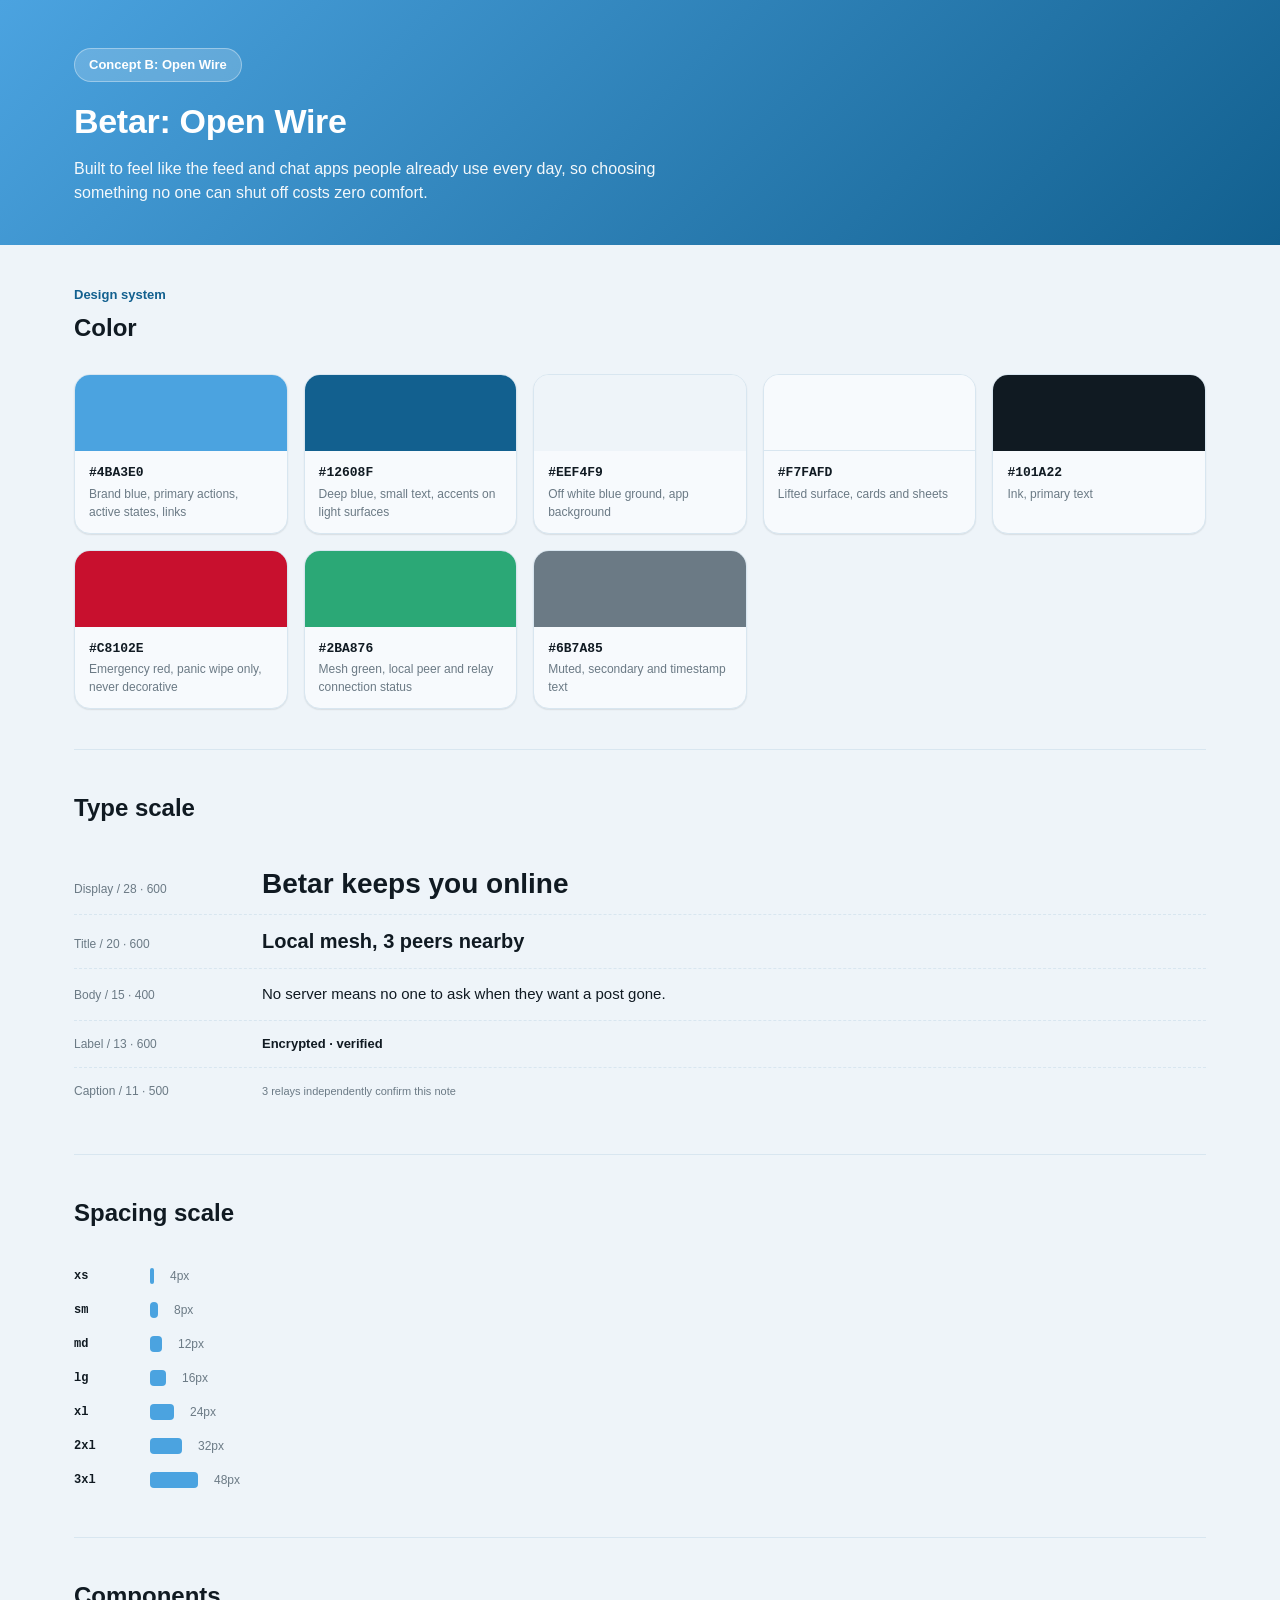
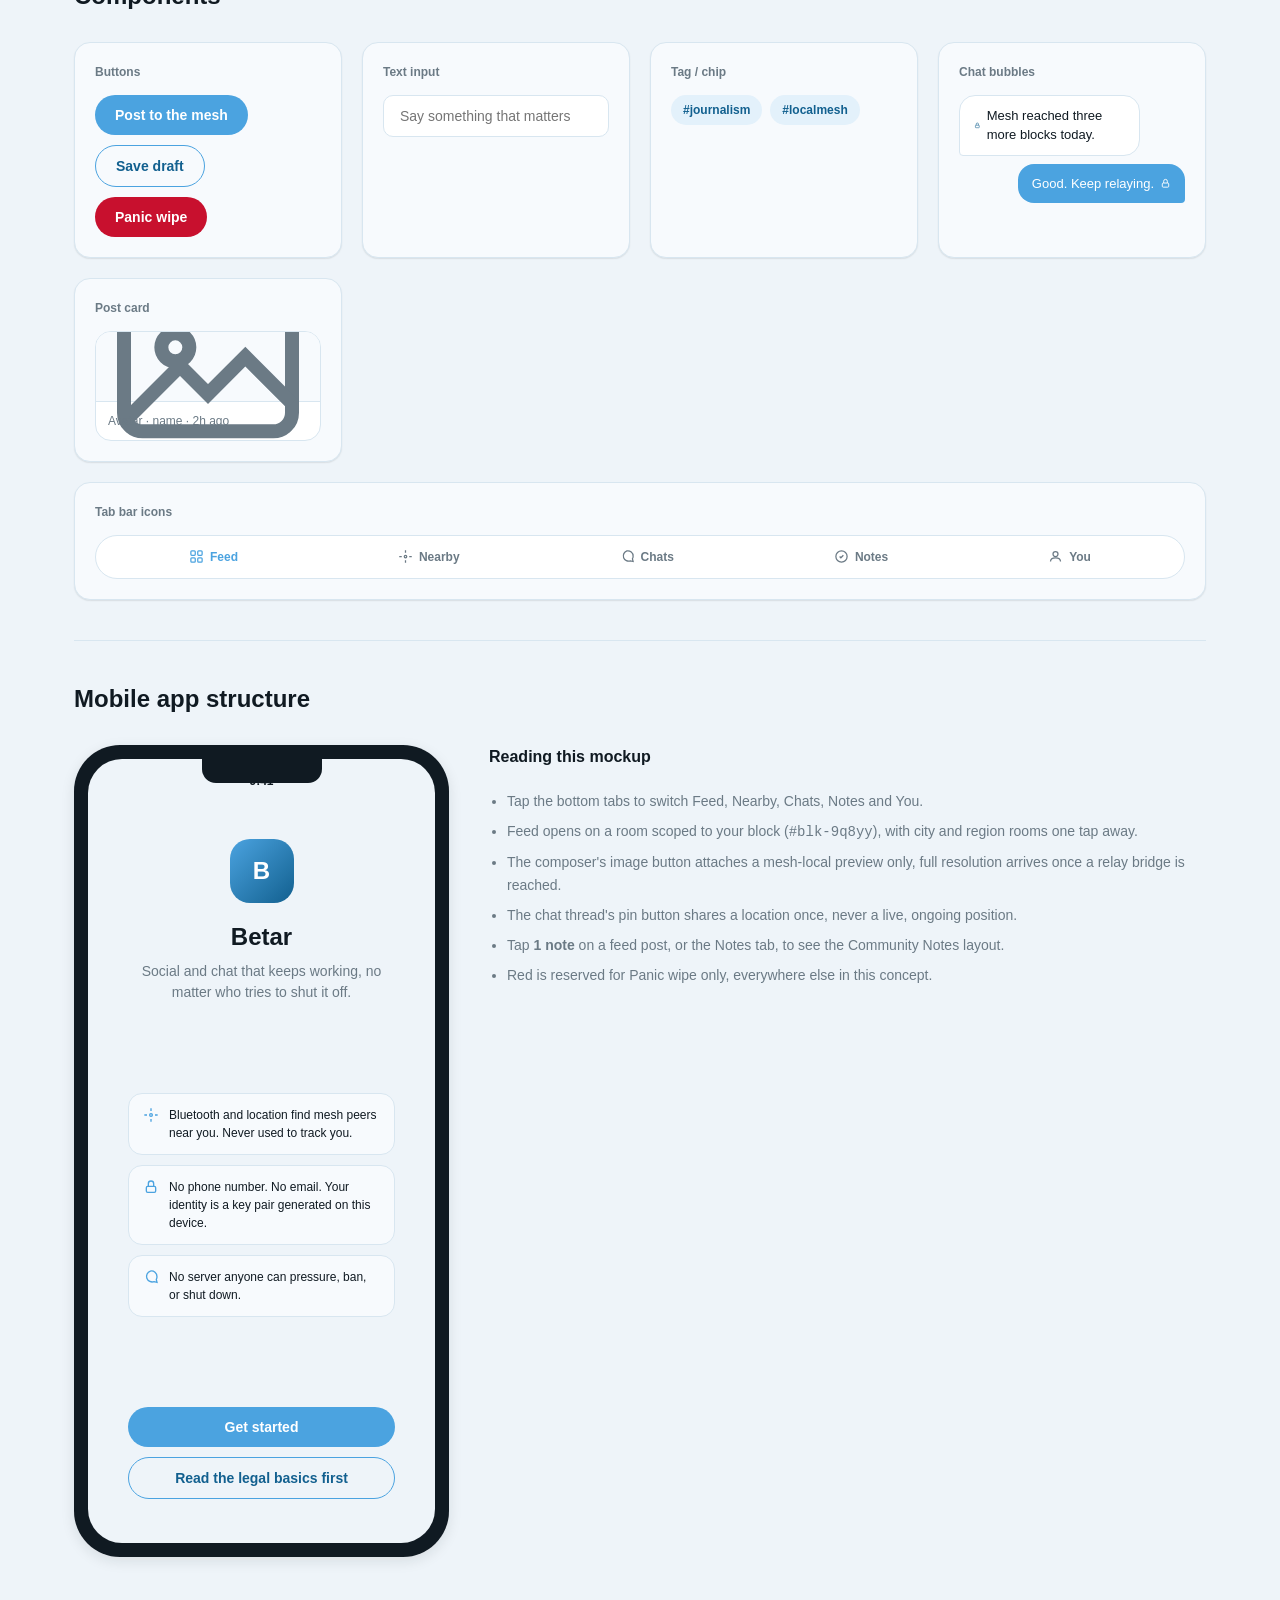
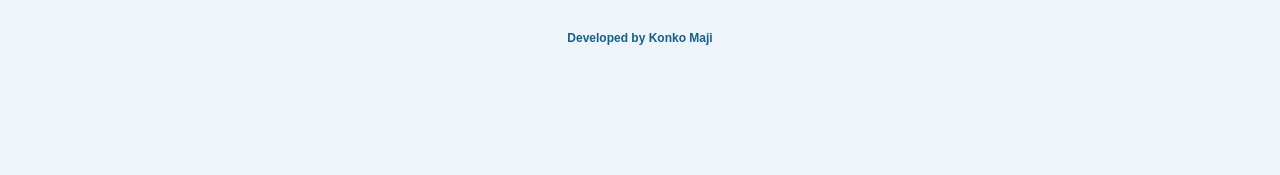
<file: docs/design-concepts/betar-design-B-open-wire.html>
<!DOCTYPE html>
<html lang="en">
<head>
<meta charset="UTF-8">
<meta name="viewport" content="width=device-width, initial-scale=1.0">
<title>Betar: Open Wire design concept</title>
<style>
  :root{
    --blue:#4BA3E0;
    --deep-blue:#12608F;
    --ground:#EEF4F9;
    --surface:#F7FAFD;
    --ink:#101A22;
    --danger:#C8102E;
    --mesh-green:#2BA876;
    --muted:#6B7A85;
    --line:#D8E6F0;
    --radius-sm:10px;
    --radius-md:16px;
    --radius-lg:24px;
    --radius-pill:999px;
    --sp-xs:4px;
    --sp-sm:8px;
    --sp-md:12px;
    --sp-lg:16px;
    --sp-xl:24px;
    --sp-2xl:32px;
    --sp-3xl:48px;
    --shadow-sm:0 1px 2px rgba(16,26,34,0.06), 0 1px 1px rgba(16,26,34,0.04);
    --shadow-md:0 4px 14px rgba(16,26,34,0.10);
    --ease:cubic-bezier(0.22, 1, 0.36, 1);
  }
  *{box-sizing:border-box;}
  html,body{margin:0;padding:0;}
  body{
    font-family: -apple-system, "Segoe UI", Roboto, "Helvetica Neue", Arial, sans-serif;
    background:var(--ground);
    color:var(--ink);
    line-height:1.5;
    padding-bottom:80px;
  }
  .wrap{max-width:1180px;margin:0 auto;padding:0 24px;}

  /* ---------- Header ---------- */
  .page-header{
    background:linear-gradient(135deg, var(--blue) 0%, var(--deep-blue) 100%);
    color:#fff;
    padding:48px 24px 40px;
  }
  .page-header .wrap{display:flex;flex-direction:column;gap:10px;}
  .concept-tag{
    display:inline-flex;align-items:center;gap:8px;
    background:rgba(255,255,255,0.18);
    border:1px solid rgba(255,255,255,0.35);
    padding:6px 14px;border-radius:var(--radius-pill);
    font-size:13px;font-weight:600;
    width:fit-content;
  }
  .page-header h1{font-size:34px;font-weight:600;margin:4px 0 0;letter-spacing:-.3px;}
  .page-header p{font-size:16px;max-width:620px;opacity:.94;margin:0;}

  section{padding:40px 0;border-bottom:1px solid var(--line);}
  section:last-child{border-bottom:none;}
  .section-title{font-size:13px;font-weight:600;color:var(--deep-blue);margin:0 0 6px;}
  .section-heading{font-size:24px;font-weight:600;margin:0 0 28px;color:var(--ink);}

  /* ---------- Color swatches ---------- */
  .swatch-grid{display:grid;grid-template-columns:repeat(auto-fit,minmax(200px,1fr));gap:16px;}
  .swatch{background:var(--surface);border:1px solid var(--line);border-radius:var(--radius-md);overflow:hidden;box-shadow:var(--shadow-sm);}
  .swatch-color{height:76px;}
  .swatch-body{padding:12px 14px;}
  .swatch-body .hex{font-family:ui-monospace,Consolas,monospace;font-weight:600;font-size:13px;}
  .swatch-body .use{font-size:12px;color:var(--muted);margin-top:2px;}

  /* ---------- Type scale ---------- */
  .type-row{display:flex;align-items:baseline;gap:18px;padding:14px 0;border-bottom:1px dashed var(--line);}
  .type-row:last-child{border-bottom:none;}
  .type-label{width:170px;flex-shrink:0;font-size:12px;color:var(--muted);font-weight:500;}
  .t-display{font-size:28px;font-weight:600;line-height:1.15;}
  .t-title{font-size:20px;font-weight:600;line-height:1.25;}
  .t-body{font-size:15px;font-weight:400;line-height:1.5;}
  .t-label{font-size:13px;font-weight:600;line-height:1.3;}
  .t-caption{font-size:11px;font-weight:500;line-height:1.4;color:var(--muted);}

  /* ---------- Spacing scale ---------- */
  .space-row{display:flex;align-items:center;gap:16px;padding:8px 0;}
  .space-bar{background:var(--blue);border-radius:4px;height:16px;}
  .space-name{width:60px;font-family:ui-monospace,Consolas,monospace;font-size:12px;font-weight:600;}
  .space-px{font-size:12px;color:var(--muted);}

  /* ---------- Component gallery ---------- */
  .gallery{display:grid;grid-template-columns:repeat(auto-fit,minmax(220px,1fr));gap:20px;}
  .gallery-card{background:var(--surface);border:1px solid var(--line);border-radius:var(--radius-md);padding:20px;box-shadow:var(--shadow-sm);}
  .gallery-card h4{margin:0 0 14px;font-size:12px;font-weight:600;color:var(--muted);}

  .btn{display:inline-flex;align-items:center;gap:6px;border:none;cursor:pointer;font-weight:600;font-size:14px;padding:12px 20px;border-radius:var(--radius-pill);font-family:inherit;transition:background-color 150ms var(--ease), color 150ms var(--ease), transform 150ms var(--ease);}
  .btn:active{transform:scale(.97);}
  .btn-primary{background:var(--blue);color:#fff;}
  .btn-secondary{background:transparent;color:var(--deep-blue);border:1.5px solid var(--blue);}
  .btn-danger{background:var(--danger);color:#fff;}

  .input-demo{width:100%;padding:12px 16px;border-radius:var(--radius-sm);border:1.5px solid var(--line);background:#fff;font-size:14px;font-family:inherit;color:var(--ink);}
  .input-demo:focus{outline:none;border-color:var(--blue);}

  .chip{display:inline-flex;padding:6px 12px;background:#E3F1FB;color:var(--deep-blue);border-radius:var(--radius-pill);font-size:12px;font-weight:600;}

  .bubble-pair{display:flex;flex-direction:column;gap:8px;}
  .bubble{max-width:80%;padding:10px 14px;border-radius:16px;font-size:13px;display:flex;align-items:center;gap:6px;}
  .bubble-sent{background:var(--blue);color:#fff;align-self:flex-end;border-bottom-right-radius:4px;}
  .bubble-recv{background:#fff;border:1px solid var(--line);color:var(--ink);align-self:flex-start;border-bottom-left-radius:4px;}

  .post-card-demo{background:#fff;border:1px solid var(--line);border-radius:var(--radius-md);overflow:hidden;}
  .post-card-demo .ph{height:70px;background:var(--surface);display:flex;align-items:center;justify-content:center;color:var(--muted);border-bottom:1px solid var(--line);}
  .post-card-demo .body{padding:10px 12px;font-size:12px;color:var(--muted);}

  .tabbar-demo{display:flex;justify-content:space-around;flex-wrap:wrap;gap:14px 10px;background:#fff;border:1px solid var(--line);border-radius:var(--radius-pill);padding:12px 18px;}
  .tabbar-demo .ti{display:inline-flex;align-items:center;gap:6px;color:var(--muted);font-size:12px;font-weight:600;white-space:nowrap;}
  .tabbar-demo .ti svg{width:15px;height:15px;}
  .tabbar-demo .ti.active{color:var(--blue);}

  /* ---------- Phone mockup ---------- */
  .phone-section{display:flex;gap:40px;flex-wrap:wrap;align-items:flex-start;}
  .phone-notes{flex:1;min-width:260px;}
  .phone-notes ul{padding-left:18px;color:var(--muted);font-size:14px;line-height:1.7;}
  .phone-notes li{margin-bottom:6px;}
  .phone-frame{
    width:375px;height:812px;background:var(--ink);border-radius:46px;
    padding:14px;box-shadow:var(--shadow-md);flex-shrink:0;
  }
  .phone-screen{
    width:100%;height:100%;background:var(--ground);border-radius:34px;overflow:hidden;
    position:relative;display:flex;flex-direction:column;
  }
  .notch{position:absolute;top:0;left:50%;transform:translateX(-50%);width:120px;height:24px;background:var(--ink);border-radius:0 0 14px 14px;z-index:10;}
  .status-bar{height:44px;flex-shrink:0;display:flex;align-items:center;justify-content:center;font-size:12px;font-weight:600;color:var(--ink);}

  .screen{flex:1;overflow-y:auto;display:none;padding:0 16px 16px;animation:fadeIn 220ms var(--ease);}
  .screen.active{display:flex;flex-direction:column;gap:14px;}
  @keyframes fadeIn{from{opacity:0;transform:translateY(4px);}to{opacity:1;transform:translateY(0);}}

  .top-title{font-size:20px;font-weight:600;margin:4px 0 2px;}
  .top-sub{font-size:12px;color:var(--muted);margin:0 0 6px;}

  .room-chips{display:flex;gap:8px;overflow-x:auto;padding-bottom:2px;}
  .room-chip{flex-shrink:0;padding:6px 12px;border-radius:var(--radius-pill);background:var(--surface);border:1px solid var(--line);font-size:12px;font-weight:600;color:var(--muted);white-space:nowrap;}
  .room-chip.active{background:var(--blue);color:#fff;border-color:var(--blue);}

  .composer-row{display:flex;align-items:center;gap:8px;background:#fff;border:1px solid var(--line);border-radius:16px;padding:8px 8px 8px 10px;}
  .composer-input{flex:1;font-size:13px;color:var(--muted);}
  .composer-icon-btn{width:32px;height:32px;border-radius:50%;border:1px solid var(--line);background:var(--surface);display:flex;align-items:center;justify-content:center;color:var(--muted);flex-shrink:0;cursor:pointer;}
  .composer-icon-btn svg{width:16px;height:16px;}
  .composer-post-btn{padding:8px 16px;font-size:12px;flex-shrink:0;}

  .feed-card{background:#fff;border-radius:18px;border:1px solid var(--line);overflow:hidden;box-shadow:var(--shadow-sm);}
  .feed-card .fc-head{display:flex;align-items:center;gap:8px;padding:10px 12px 6px;}
  .avatar{width:32px;height:32px;border-radius:50%;background:linear-gradient(135deg,var(--blue),var(--deep-blue));flex-shrink:0;}
  .fc-name{font-size:13px;font-weight:600;}
  .fc-time{font-size:11px;color:var(--muted);}
  .fc-text{padding:0 12px 10px;font-size:13px;}
  .fc-img{height:120px;background:var(--surface);margin:0 0 8px;position:relative;display:flex;align-items:center;justify-content:center;color:var(--muted);border-top:1px solid var(--line);border-bottom:1px solid var(--line);}
  .fc-img svg{width:28px;height:28px;}
  .fc-img-badge{position:absolute;bottom:8px;left:8px;background:rgba(16,26,34,0.72);color:#fff;font-size:10px;font-weight:600;padding:4px 8px;border-radius:var(--radius-pill);}
  .fc-actions{display:flex;gap:16px;padding:0 12px 12px;font-size:12px;color:var(--muted);align-items:center;}
  .note-flag{background:#FFF3E6;color:#9A5B00;font-weight:600;border-radius:var(--radius-pill);padding:4px 10px;font-size:11px;cursor:pointer;}

  .mesh-ring-wrap{display:flex;align-items:center;justify-content:center;padding:16px 0;}
  .mesh-rings{position:relative;width:180px;height:180px;}
  .ring{position:absolute;border:1.5px solid var(--blue);border-radius:50%;opacity:.35;}
  .ring1{inset:0;}
  .ring2{inset:30px;}
  .ring3{inset:60px;}
  .mesh-center{position:absolute;inset:78px;background:var(--blue);border-radius:50%;display:flex;align-items:center;justify-content:center;color:#fff;font-size:10px;font-weight:600;}
  .peer-dot{position:absolute;width:10px;height:10px;border-radius:50%;background:var(--mesh-green);box-shadow:0 0 0 3px rgba(43,168,118,.25);}

  .status-row{display:flex;justify-content:space-between;align-items:center;background:#fff;border:1px solid var(--line);border-radius:14px;padding:12px 14px;font-size:13px;}
  .status-row .dot{width:8px;height:8px;border-radius:50%;background:var(--mesh-green);display:inline-block;margin-right:6px;}
  .peer-row{display:flex;justify-content:space-between;align-items:center;background:var(--surface);border-radius:12px;padding:10px 12px;font-size:12px;}
  .signal-bars{display:flex;gap:2px;align-items:flex-end;}
  .signal-bars span{width:3px;background:var(--blue);display:block;border-radius:1px;}

  .chat-row{display:flex;gap:10px;align-items:center;background:#fff;border-radius:14px;padding:10px;border:1px solid var(--line);cursor:pointer;transition:background-color 150ms var(--ease);}
  .chat-row:active{transform:scale(.99);}
  .chat-row .meta{flex:1;min-width:0;}
  .chat-row .meta .name{font-size:13px;font-weight:600;}
  .chat-row .meta .prev{font-size:12px;color:var(--muted);white-space:nowrap;overflow:hidden;text-overflow:ellipsis;}
  .unread{background:var(--blue);color:#fff;font-size:10px;font-weight:700;border-radius:50%;width:18px;height:18px;display:flex;align-items:center;justify-content:center;}

  .thread-head{display:flex;align-items:center;gap:10px;padding:6px 0;}
  .back-btn{background:none;border:none;color:var(--deep-blue);font-size:18px;cursor:pointer;padding:0 4px;}
  .thread-messages{flex:1;display:flex;flex-direction:column;gap:8px;overflow-y:auto;}
  .thread-input{display:flex;gap:8px;align-items:center;background:#fff;border:1px solid var(--line);border-radius:var(--radius-pill);padding:6px 6px 6px 10px;}
  .thread-input input{flex:1;border:none;outline:none;font-size:13px;font-family:inherit;background:transparent;}
  .send-btn{width:32px;height:32px;border-radius:50%;background:var(--blue);color:#fff;border:none;display:flex;align-items:center;justify-content:center;cursor:pointer;flex-shrink:0;}
  .loc-btn{width:32px;height:32px;border-radius:50%;background:var(--surface);border:1px solid var(--line);color:var(--muted);display:flex;align-items:center;justify-content:center;cursor:pointer;flex-shrink:0;}
  .loc-btn svg{width:15px;height:15px;}

  .loc-bubble{display:flex;align-items:flex-start;gap:8px;}
  .loc-bubble svg{width:16px;height:16px;flex-shrink:0;margin-top:2px;}
  .loc-title{font-weight:600;font-size:12px;}
  .loc-sub{font-size:11px;opacity:.85;}

  .note-box{background:#FFF9EF;border:1px solid #F0D9A8;border-radius:14px;padding:12px 14px;font-size:12px;}
  .note-box .nb-title{font-weight:600;color:#9A5B00;font-size:11px;margin-bottom:6px;}
  .bridge-bar{height:8px;border-radius:4px;background:linear-gradient(90deg,var(--mesh-green) 0 62%, var(--line) 62% 100%);margin:8px 0;}
  .note-actions{display:flex;gap:8px;margin-top:10px;}
  .note-actions button{flex:1;padding:8px;border-radius:10px;border:1px solid var(--line);background:#fff;font-size:11px;font-weight:600;cursor:pointer;}

  .toggle-row{display:flex;justify-content:space-between;align-items:center;background:#fff;border-radius:14px;padding:12px 14px;border:1px solid var(--line);font-size:13px;}
  .toggle{width:40px;height:22px;background:var(--blue);border-radius:var(--radius-pill);position:relative;}
  .toggle::after{content:'';position:absolute;top:2px;right:2px;width:18px;height:18px;background:#fff;border-radius:50%;}

  .panic-btn{width:100%;padding:16px;border-radius:16px;background:#fff;border:2px solid var(--danger);color:var(--danger);font-weight:600;font-size:14px;cursor:pointer;transition:transform 150ms var(--ease);}
  .panic-btn:active{transform:scale(.98);}
  .panic-note{font-size:11px;color:var(--muted);text-align:center;}

  .nav-bar{display:flex;justify-content:space-around;padding:8px 8px 18px;background:rgba(247,250,253,0.95);border-top:1px solid var(--line);}
  .nav-item{display:flex;flex-direction:column;align-items:center;gap:3px;color:var(--muted);background:none;border:none;font-size:10px;font-weight:600;cursor:pointer;font-family:inherit;transition:color 150ms var(--ease);}
  .nav-item.active{color:var(--blue);}
  .nav-item svg{width:20px;height:20px;}

  .lock-ico{width:11px;height:11px;}

  .credit-footer{text-align:center;padding:32px 24px 48px;font-size:12px;color:var(--muted);}
  .credit-footer a{color:var(--deep-blue);text-decoration:none;font-weight:600;}
  .credit-footer a:hover{text-decoration:underline;}

  /* ---------- Onboarding ---------- */
  .onboard-screen{flex:1;display:flex;flex-direction:column;justify-content:space-between;padding:8px 24px 28px;text-align:center;}
  .onboard-mark{width:64px;height:64px;border-radius:20px;background:linear-gradient(135deg,var(--blue),var(--deep-blue));margin:28px auto 0;display:flex;align-items:center;justify-content:center;color:#fff;font-weight:700;font-size:24px;}
  .onboard-name{font-size:24px;font-weight:700;margin:16px 0 6px;}
  .onboard-tag{font-size:14px;color:var(--muted);max-width:260px;margin:0 auto;line-height:1.5;}
  .onboard-facts{display:flex;flex-direction:column;gap:10px;text-align:left;margin:20px 0;}
  .onboard-fact{display:flex;align-items:flex-start;gap:10px;background:var(--surface);border:1px solid var(--line);border-radius:14px;padding:12px 14px;font-size:12px;color:var(--ink);}
  .onboard-fact svg{width:16px;height:16px;flex-shrink:0;margin-top:1px;color:var(--blue);}
  .onboard-actions{display:flex;flex-direction:column;gap:10px;}
  .onboard-actions .btn{width:100%;justify-content:center;}

  /* ---------- Legal & policies ---------- */
  .legal-section{margin-bottom:18px;}
  .legal-section h5{font-size:14px;font-weight:700;margin:0 0 6px;color:var(--ink);}
  .legal-section p{font-size:12.5px;color:var(--muted);line-height:1.55;margin:0 0 6px;}
  .link-row{display:flex;justify-content:space-between;align-items:center;background:#fff;border-radius:14px;padding:12px 14px;border:1px solid var(--line);font-size:13px;cursor:pointer;}
  .link-row svg{width:16px;height:16px;color:var(--muted);}
</style>
</head>
<body>

<header class="page-header">
  <div class="wrap">
    <span class="concept-tag">Concept B: Open Wire</span>
    <h1>Betar: Open Wire</h1>
    <p>Built to feel like the feed and chat apps people already use every day, so choosing something no one can shut off costs zero comfort.</p>
  </div>
</header>

<div class="wrap">

  <section>
    <p class="section-title">Design system</p>
    <h2 class="section-heading">Color</h2>
    <div class="swatch-grid">
      <div class="swatch"><div class="swatch-color" style="background:#4BA3E0"></div><div class="swatch-body"><div class="hex">#4BA3E0</div><div class="use">Brand blue, primary actions, active states, links</div></div></div>
      <div class="swatch"><div class="swatch-color" style="background:#12608F"></div><div class="swatch-body"><div class="hex">#12608F</div><div class="use">Deep blue, small text, accents on light surfaces</div></div></div>
      <div class="swatch"><div class="swatch-color" style="background:#EEF4F9"></div><div class="swatch-body"><div class="hex">#EEF4F9</div><div class="use">Off white blue ground, app background</div></div></div>
      <div class="swatch"><div class="swatch-color" style="background:#F7FAFD;border-bottom:1px solid #D8E6F0"></div><div class="swatch-body"><div class="hex">#F7FAFD</div><div class="use">Lifted surface, cards and sheets</div></div></div>
      <div class="swatch"><div class="swatch-color" style="background:#101A22"></div><div class="swatch-body"><div class="hex">#101A22</div><div class="use">Ink, primary text</div></div></div>
      <div class="swatch"><div class="swatch-color" style="background:#C8102E"></div><div class="swatch-body"><div class="hex">#C8102E</div><div class="use">Emergency red, panic wipe only, never decorative</div></div></div>
      <div class="swatch"><div class="swatch-color" style="background:#2BA876"></div><div class="swatch-body"><div class="hex">#2BA876</div><div class="use">Mesh green, local peer and relay connection status</div></div></div>
      <div class="swatch"><div class="swatch-color" style="background:#6B7A85"></div><div class="swatch-body"><div class="hex">#6B7A85</div><div class="use">Muted, secondary and timestamp text</div></div></div>
    </div>
  </section>

  <section>
    <h2 class="section-heading">Type scale</h2>
    <div class="type-row"><div class="type-label">Display / 28 · 600</div><div class="t-display">Betar keeps you online</div></div>
    <div class="type-row"><div class="type-label">Title / 20 · 600</div><div class="t-title">Local mesh, 3 peers nearby</div></div>
    <div class="type-row"><div class="type-label">Body / 15 · 400</div><div class="t-body">No server means no one to ask when they want a post gone.</div></div>
    <div class="type-row"><div class="type-label">Label / 13 · 600</div><div class="t-label">Encrypted · verified</div></div>
    <div class="type-row"><div class="type-label">Caption / 11 · 500</div><div class="t-caption">3 relays independently confirm this note</div></div>
  </section>

  <section>
    <h2 class="section-heading">Spacing scale</h2>
    <div class="space-row"><div class="space-name">xs</div><div class="space-bar" style="width:4px"></div><div class="space-px">4px</div></div>
    <div class="space-row"><div class="space-name">sm</div><div class="space-bar" style="width:8px"></div><div class="space-px">8px</div></div>
    <div class="space-row"><div class="space-name">md</div><div class="space-bar" style="width:12px"></div><div class="space-px">12px</div></div>
    <div class="space-row"><div class="space-name">lg</div><div class="space-bar" style="width:16px"></div><div class="space-px">16px</div></div>
    <div class="space-row"><div class="space-name">xl</div><div class="space-bar" style="width:24px"></div><div class="space-px">24px</div></div>
    <div class="space-row"><div class="space-name">2xl</div><div class="space-bar" style="width:32px"></div><div class="space-px">32px</div></div>
    <div class="space-row"><div class="space-name">3xl</div><div class="space-bar" style="width:48px"></div><div class="space-px">48px</div></div>
  </section>

  <section>
    <h2 class="section-heading">Components</h2>
    <div class="gallery">
      <div class="gallery-card"><h4>Buttons</h4>
        <div style="display:flex;flex-direction:column;gap:10px;align-items:flex-start;">
          <button class="btn btn-primary">Post to the mesh</button>
          <button class="btn btn-secondary">Save draft</button>
          <button class="btn btn-danger">Panic wipe</button>
        </div>
      </div>
      <div class="gallery-card"><h4>Text input</h4>
        <input class="input-demo" placeholder="Say something that matters">
      </div>
      <div class="gallery-card"><h4>Tag / chip</h4>
        <div style="display:flex;gap:8px;flex-wrap:wrap;"><span class="chip">#journalism</span><span class="chip">#localmesh</span></div>
      </div>
      <div class="gallery-card"><h4>Chat bubbles</h4>
        <div class="bubble-pair">
          <div class="bubble bubble-recv">
            <svg class="lock-ico" viewBox="0 0 24 24" fill="none" stroke="#12608F" stroke-width="2"><rect x="5" y="11" width="14" height="9" rx="2"/><path d="M8 11V7a4 4 0 118 0v4"/></svg>
            Mesh reached three more blocks today.
          </div>
          <div class="bubble bubble-sent">
            Good. Keep relaying.
            <svg class="lock-ico" viewBox="0 0 24 24" fill="none" stroke="#fff" stroke-width="2"><rect x="5" y="11" width="14" height="9" rx="2"/><path d="M8 11V7a4 4 0 118 0v4"/></svg>
          </div>
        </div>
      </div>
      <div class="gallery-card"><h4>Post card</h4>
        <div class="post-card-demo">
          <div class="ph"><svg viewBox="0 0 24 24" fill="none" stroke="currentColor" stroke-width="1.5"><rect x="3" y="5" width="18" height="14" rx="2"/><circle cx="8.5" cy="10" r="1.5"/><path d="M21 16l-5-5-4 4-3-3-6 6"/></svg></div>
          <div class="body">Avatar · name · 2h ago</div>
        </div>
      </div>
      <div class="gallery-card" style="grid-column:1/-1;"><h4>Tab bar icons</h4>
        <div class="tabbar-demo">
          <span class="ti active"><svg viewBox="0 0 24 24" fill="none" stroke="currentColor" stroke-width="2"><rect x="3" y="3" width="7" height="7" rx="1.5"/><rect x="14" y="3" width="7" height="7" rx="1.5"/><rect x="3" y="14" width="7" height="7" rx="1.5"/><rect x="14" y="14" width="7" height="7" rx="1.5"/></svg><span>Feed</span></span>
          <span class="ti"><svg viewBox="0 0 24 24" fill="none" stroke="currentColor" stroke-width="2"><circle cx="12" cy="12" r="2"/><path d="M12 2v4M12 18v4M2 12h4M18 12h4"/></svg><span>Nearby</span></span>
          <span class="ti"><svg viewBox="0 0 24 24" fill="none" stroke="currentColor" stroke-width="2"><path d="M21 11.5a8.4 8.4 0 01-1.1 4.2L21 20l-4.3-1.1a8.4 8.4 0 11-5.7-15.8 8.4 8.4 0 0110 8.4z"/></svg><span>Chats</span></span>
          <span class="ti"><svg viewBox="0 0 24 24" fill="none" stroke="currentColor" stroke-width="2"><path d="M9 12l2 2 4-4"/><circle cx="12" cy="12" r="9"/></svg><span>Notes</span></span>
          <span class="ti"><svg viewBox="0 0 24 24" fill="none" stroke="currentColor" stroke-width="2"><circle cx="12" cy="8" r="4"/><path d="M4 20c0-4 4-6 8-6s8 2 8 6"/></svg><span>You</span></span>
        </div>
      </div>
    </div>
  </section>

  <section>
    <h2 class="section-heading">Mobile app structure</h2>
    <div class="phone-section">
      <div class="phone-frame">
        <div class="phone-screen">
          <div class="notch"></div>
          <div class="status-bar">9:41</div>

          <!-- ONBOARDING -->
          <div class="screen active" id="s-onboard">
            <div class="onboard-screen">
              <div>
                <div class="onboard-mark">B</div>
                <div class="onboard-name">Betar</div>
                <p class="onboard-tag">Social and chat that keeps working, no matter who tries to shut it off.</p>
              </div>
              <div class="onboard-facts">
                <div class="onboard-fact"><svg viewBox="0 0 24 24" fill="none" stroke="currentColor" stroke-width="2"><circle cx="12" cy="12" r="2"/><path d="M12 2v4M12 18v4M2 12h4M18 12h4"/></svg>Bluetooth and location find mesh peers near you. Never used to track you.</div>
                <div class="onboard-fact"><svg viewBox="0 0 24 24" fill="none" stroke="currentColor" stroke-width="2"><rect x="5" y="11" width="14" height="9" rx="2"/><path d="M8 11V7a4 4 0 118 0v4"/></svg>No phone number. No email. Your identity is a key pair generated on this device.</div>
                <div class="onboard-fact"><svg viewBox="0 0 24 24" fill="none" stroke="currentColor" stroke-width="2"><path d="M21 11.5a8.4 8.4 0 01-1.1 4.2L21 20l-4.3-1.1a8.4 8.4 0 11-5.7-15.8 8.4 8.4 0 0110 8.4z"/></svg>No server anyone can pressure, ban, or shut down.</div>
              </div>
              <div class="onboard-actions">
                <button class="btn btn-primary" onclick="showScreen('s-feed')">Get started</button>
                <button class="btn btn-secondary" onclick="showScreen('s-legal')">Read the legal basics first</button>
              </div>
            </div>
          </div>

          <!-- FEED -->
          <div class="screen" id="s-feed">
            <div class="top-title">Betar</div>
            <div class="room-chips">
              <span class="room-chip active">#blk-9q8yy</span>
              <span class="room-chip">#city</span>
              <span class="room-chip">#region</span>
            </div>
            <div class="composer-row">
              <div class="avatar" style="width:28px;height:28px;"></div>
              <div class="composer-input">Share something</div>
              <button class="composer-icon-btn" aria-label="Attach image"><svg viewBox="0 0 24 24" fill="none" stroke="currentColor" stroke-width="1.5"><rect x="3" y="5" width="18" height="14" rx="2"/><circle cx="8.5" cy="10" r="1.5"/><path d="M21 16l-5-5-4 4-3-3-6 6"/></svg></button>
              <button class="btn btn-primary composer-post-btn">Post</button>
            </div>
            <div class="feed-card">
              <div class="fc-head"><div class="avatar"></div><div><div class="fc-name">rina_reports</div><div class="fc-time">12m · via mesh</div></div></div>
              <div class="fc-img">
                <svg viewBox="0 0 24 24" fill="none" stroke="currentColor" stroke-width="1.5"><rect x="3" y="5" width="18" height="14" rx="2"/><circle cx="8.5" cy="10" r="1.5"/><path d="M21 16l-5-5-4 4-3-3-6 6"/></svg>
                <span class="fc-img-badge">Mesh preview · full image via relay</span>
              </div>
              <div class="fc-text">Local council meeting got cut from the live stream again. Full recording's up on mesh.</div>
              <div class="fc-actions"><span>&#9825; 42</span><span>&#9998; 8</span><span class="note-flag" onclick="showScreen('s-post')">1 note</span></div>
            </div>
            <div class="feed-card">
              <div class="fc-head"><div class="avatar"></div><div><div class="fc-name">dev_omar</div><div class="fc-time">1h · via relay</div></div></div>
              <div class="fc-text">Sideload link for the new build is up on the usual mirrors.</div>
              <div class="fc-actions"><span>&#9825; 19</span><span>&#9998; 3</span></div>
            </div>
          </div>

          <!-- POST DETAIL / COMMUNITY NOTE -->
          <div class="screen" id="s-post">
            <div class="thread-head"><button class="back-btn" onclick="showScreen('s-feed')">&#8592;</button><div class="top-title" style="margin:0">Post</div></div>
            <div class="feed-card">
              <div class="fc-head"><div class="avatar"></div><div><div class="fc-name">rina_reports</div><div class="fc-time">12m · via mesh</div></div></div>
              <div class="fc-text">Local council meeting got cut from the live stream again. Full recording's up on mesh.</div>
            </div>
            <div class="note-box">
              <div class="nb-title">Community note</div>
              The full recording is a partial clip, the last ten minutes are missing.
              <div class="bridge-bar"></div>
              <div class="t-caption">Rated helpful by readers across different perspectives · 3 relays independently confirm this note · no single moderator decided this</div>
              <div class="note-actions"><button>Helpful</button><button>Not helpful</button></div>
            </div>
          </div>

          <!-- NEARBY -->
          <div class="screen" id="s-nearby">
            <div class="top-title">Nearby</div>
            <div class="top-sub">Local mesh and relay bridge status</div>
            <div class="mesh-ring-wrap">
              <div class="mesh-rings">
                <div class="ring ring1"></div><div class="ring ring2"></div><div class="ring ring3"></div>
                <div class="mesh-center">YOU</div>
                <div class="peer-dot" style="top:14px;left:84px;"></div>
                <div class="peer-dot" style="top:92px;left:8px;"></div>
                <div class="peer-dot" style="top:150px;left:120px;"></div>
              </div>
            </div>
            <div class="status-row"><span><span class="dot"></span>Local mesh</span><span>3 peers in range</span></div>
            <div class="status-row"><span><span class="dot"></span>Relay bridge</span><span>connected via 2 relays</span></div>
            <div class="peer-row"><span>Peer 7a2f&hellip;c91</span><div class="signal-bars"><span style="height:4px"></span><span style="height:7px"></span><span style="height:10px"></span></div></div>
            <div class="peer-row"><span>Peer 0dd1&hellip;44b</span><div class="signal-bars"><span style="height:4px"></span><span style="height:7px"></span><span style="height:4px;opacity:.3"></span></div></div>
          </div>

          <!-- CHATS LIST -->
          <div class="screen" id="s-chats">
            <div class="top-title">Chats</div>
            <div class="chat-row" onclick="showScreen('s-thread')">
              <div class="avatar"></div>
              <div class="meta"><div class="name">Omar</div><div class="prev">Sideload link's up, check mesh drop</div></div>
              <div class="unread">2</div>
            </div>
            <div class="chat-row" onclick="showScreen('s-thread')">
              <div class="avatar"></div>
              <div class="meta"><div class="name">Newsroom relay group</div><div class="prev">Rina: confirmed on the ground</div></div>
            </div>
          </div>

          <!-- CHAT THREAD -->
          <div class="screen" id="s-thread">
            <div class="thread-head"><button class="back-btn" onclick="showScreen('s-chats')">&#8592;</button><div><div class="top-title" style="margin:0">Omar</div><div class="t-caption">Encrypted · fingerprint verified</div></div></div>
            <div class="thread-messages">
              <div class="bubble bubble-recv">Mesh reached three more blocks today.</div>
              <div class="bubble bubble-sent">Good. Keep relaying.</div>
              <div class="bubble bubble-recv">Sideload link's up, check mesh drop</div>
              <div class="bubble bubble-sent loc-bubble">
                <svg viewBox="0 0 24 24" fill="none" stroke="#fff" stroke-width="1.5"><path d="M12 21s-7-6.2-7-11a7 7 0 1114 0c0 4.8-7 11-7 11z"/><circle cx="12" cy="10" r="2.3"/></svg>
                <div><div class="loc-title">Location shared</div><div class="loc-sub">Once, not live · near Camac Street</div></div>
              </div>
            </div>
            <div class="thread-input">
              <button class="loc-btn" aria-label="Share location once"><svg viewBox="0 0 24 24" fill="none" stroke="currentColor" stroke-width="1.5"><path d="M12 21s-7-6.2-7-11a7 7 0 1114 0c0 4.8-7 11-7 11z"/><circle cx="12" cy="10" r="2.3"/></svg></button>
              <input placeholder="Message">
              <button class="send-btn">&#8593;</button>
            </div>
          </div>

          <!-- PROFILE / SAFETY -->
          <div class="screen" id="s-profile">
            <div class="top-title">You</div>
            <div class="top-sub">Identity fingerprint: 7A2F · C91D · 0056</div>
            <div class="toggle-row"><span>Mesh relay</span><div class="toggle"></div></div>
            <div class="toggle-row"><span>Auto-connect on launch</span><div class="toggle"></div></div>
            <div class="status-row"><span><span class="dot"></span>Mesh status</span><span>Connected · 3 peers</span></div>
            <div class="link-row" onclick="showScreen('s-legal')"><span>Legal &amp; policies</span><svg viewBox="0 0 24 24" fill="none" stroke="currentColor" stroke-width="2"><path d="M9 6l6 6-6 6"/></svg></div>
            <button class="panic-btn">Panic wipe</button>
            <div class="panic-note">Long-press to confirm. Clears local data instantly, nothing is sent anywhere first.</div>
          </div>

          <!-- LEGAL & POLICIES -->
          <div class="screen" id="s-legal">
            <div class="thread-head"><button class="back-btn" onclick="showScreen('s-profile')">&#8592;</button><div class="top-title" style="margin:0">Legal &amp; policies</div></div>
            <div class="legal-section">
              <h5>Privacy</h5>
              <p>Betar never collects a phone number or an email address. There is no server, so there is no server-side log of who you talk to or when.</p>
              <p>Your identity is a key pair stored on this device. Panic wipe clears it instantly, with nothing sent anywhere first.</p>
            </div>
            <div class="legal-section">
              <h5>Terms</h5>
              <p>Betar is open source under AGPL-3.0. Anyone can read the code, run their own relay, or build on it. No account to agree to, no fine print to sign.</p>
            </div>
            <div class="legal-section">
              <h5>Content policy</h5>
              <p>No server or relay can delete a post once the mesh has carried it. What your own app shows you is still up to you: the Community Notes layer lets every person locally hide or warn on content their own trusted network has flagged.</p>
              <p>Illegal content gets no special server-side removal, because no server exists to remove it from. This is a stated limit of the architecture, not an oversight.</p>
            </div>
          </div>

          <div class="nav-bar">
            <button class="nav-item active" data-tab="s-feed" onclick="showScreen('s-feed')"><svg viewBox="0 0 24 24" fill="none" stroke="currentColor" stroke-width="2"><rect x="3" y="3" width="7" height="7" rx="1.5"/><rect x="14" y="3" width="7" height="7" rx="1.5"/><rect x="3" y="14" width="7" height="7" rx="1.5"/><rect x="14" y="14" width="7" height="7" rx="1.5"/></svg><span>Feed</span></button>
            <button class="nav-item" data-tab="s-nearby" onclick="showScreen('s-nearby')"><svg viewBox="0 0 24 24" fill="none" stroke="currentColor" stroke-width="2"><circle cx="12" cy="12" r="2"/><path d="M12 2v4M12 18v4M2 12h4M18 12h4"/></svg><span>Nearby</span></button>
            <button class="nav-item" data-tab="s-chats" onclick="showScreen('s-chats')"><svg viewBox="0 0 24 24" fill="none" stroke="currentColor" stroke-width="2"><path d="M21 11.5a8.4 8.4 0 01-1.1 4.2L21 20l-4.3-1.1a8.4 8.4 0 11-5.7-15.8 8.4 8.4 0 0110 8.4z"/></svg><span>Chats</span></button>
            <button class="nav-item" data-tab="s-post" onclick="showScreen('s-post')"><svg viewBox="0 0 24 24" fill="none" stroke="currentColor" stroke-width="2"><path d="M9 12l2 2 4-4"/><circle cx="12" cy="12" r="9"/></svg><span>Notes</span></button>
            <button class="nav-item" data-tab="s-profile" onclick="showScreen('s-profile')"><svg viewBox="0 0 24 24" fill="none" stroke="currentColor" stroke-width="2"><circle cx="12" cy="8" r="4"/><path d="M4 20c0-4 4-6 8-6s8 2 8 6"/></svg><span>You</span></button>
          </div>
        </div>
      </div>
      <div class="phone-notes">
        <h4 style="margin-top:0">Reading this mockup</h4>
        <ul>
          <li>Tap the bottom tabs to switch Feed, Nearby, Chats, Notes and You.</li>
          <li>Feed opens on a room scoped to your block (<code>#blk-9q8yy</code>), with city and region rooms one tap away.</li>
          <li>The composer's image button attaches a mesh-local preview only, full resolution arrives once a relay bridge is reached.</li>
          <li>The chat thread's pin button shares a location once, never a live, ongoing position.</li>
          <li>Tap <strong>1 note</strong> on a feed post, or the Notes tab, to see the Community Notes layout.</li>
          <li>Red is reserved for Panic wipe only, everywhere else in this concept.</li>
        </ul>
      </div>
    </div>
  </section>

</div>

<footer class="credit-footer">
  <a href="https://konkomaji.com/" target="_blank" rel="noopener">Developed by Konko Maji</a>
</footer>

<script>
function showScreen(id){
  document.querySelectorAll('.screen').forEach(function(s){s.classList.remove('active');});
  document.getElementById(id).classList.add('active');
  document.querySelector('.nav-bar').style.display = (id === 's-onboard') ? 'none' : 'flex';
  var topLevel = ['s-feed','s-nearby','s-chats','s-post','s-profile'];
  if(topLevel.indexOf(id) === -1){
    if(id === 's-thread'){ id = 's-chats'; }
    else if(id === 's-legal'){ id = 's-profile'; }
  }
  document.querySelectorAll('.nav-item').forEach(function(n){
    n.classList.toggle('active', n.getAttribute('data-tab') === id);
  });
}
showScreen('s-onboard');
</script>
</body>
</html>
</file>
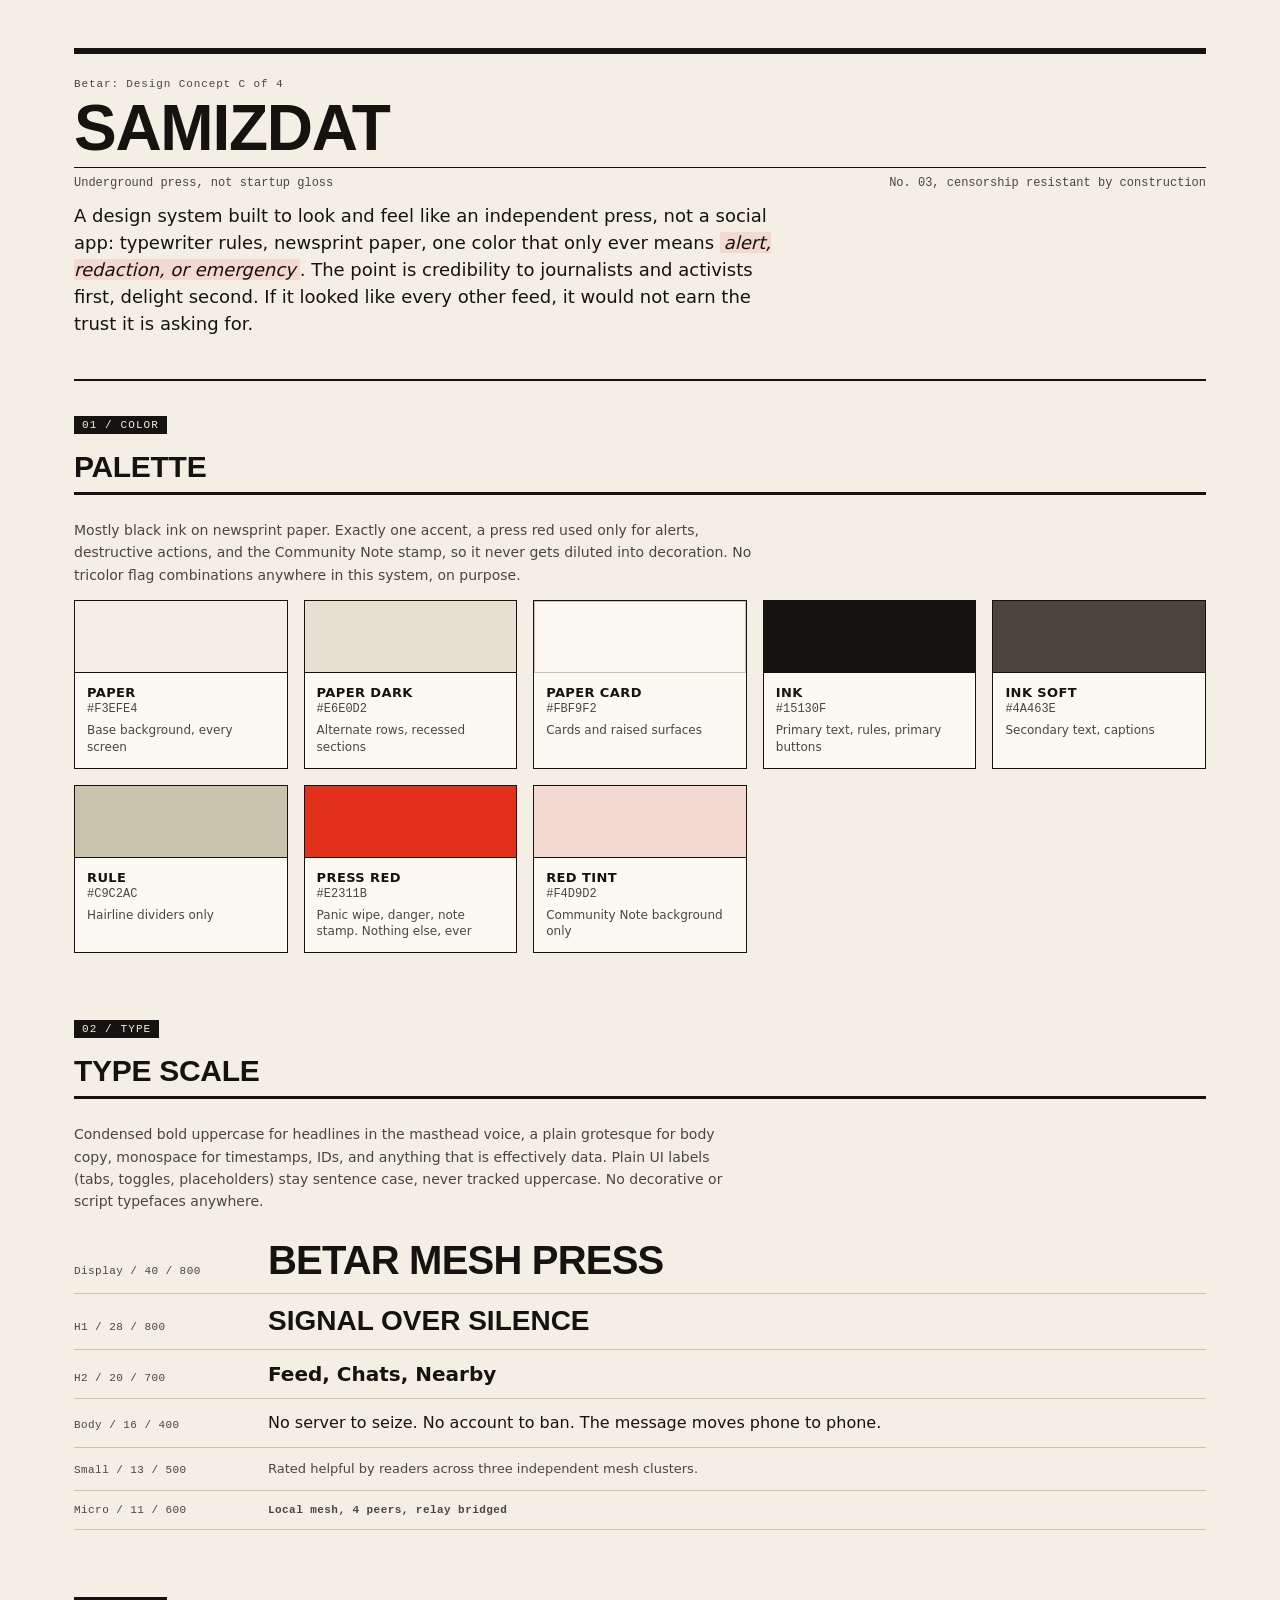
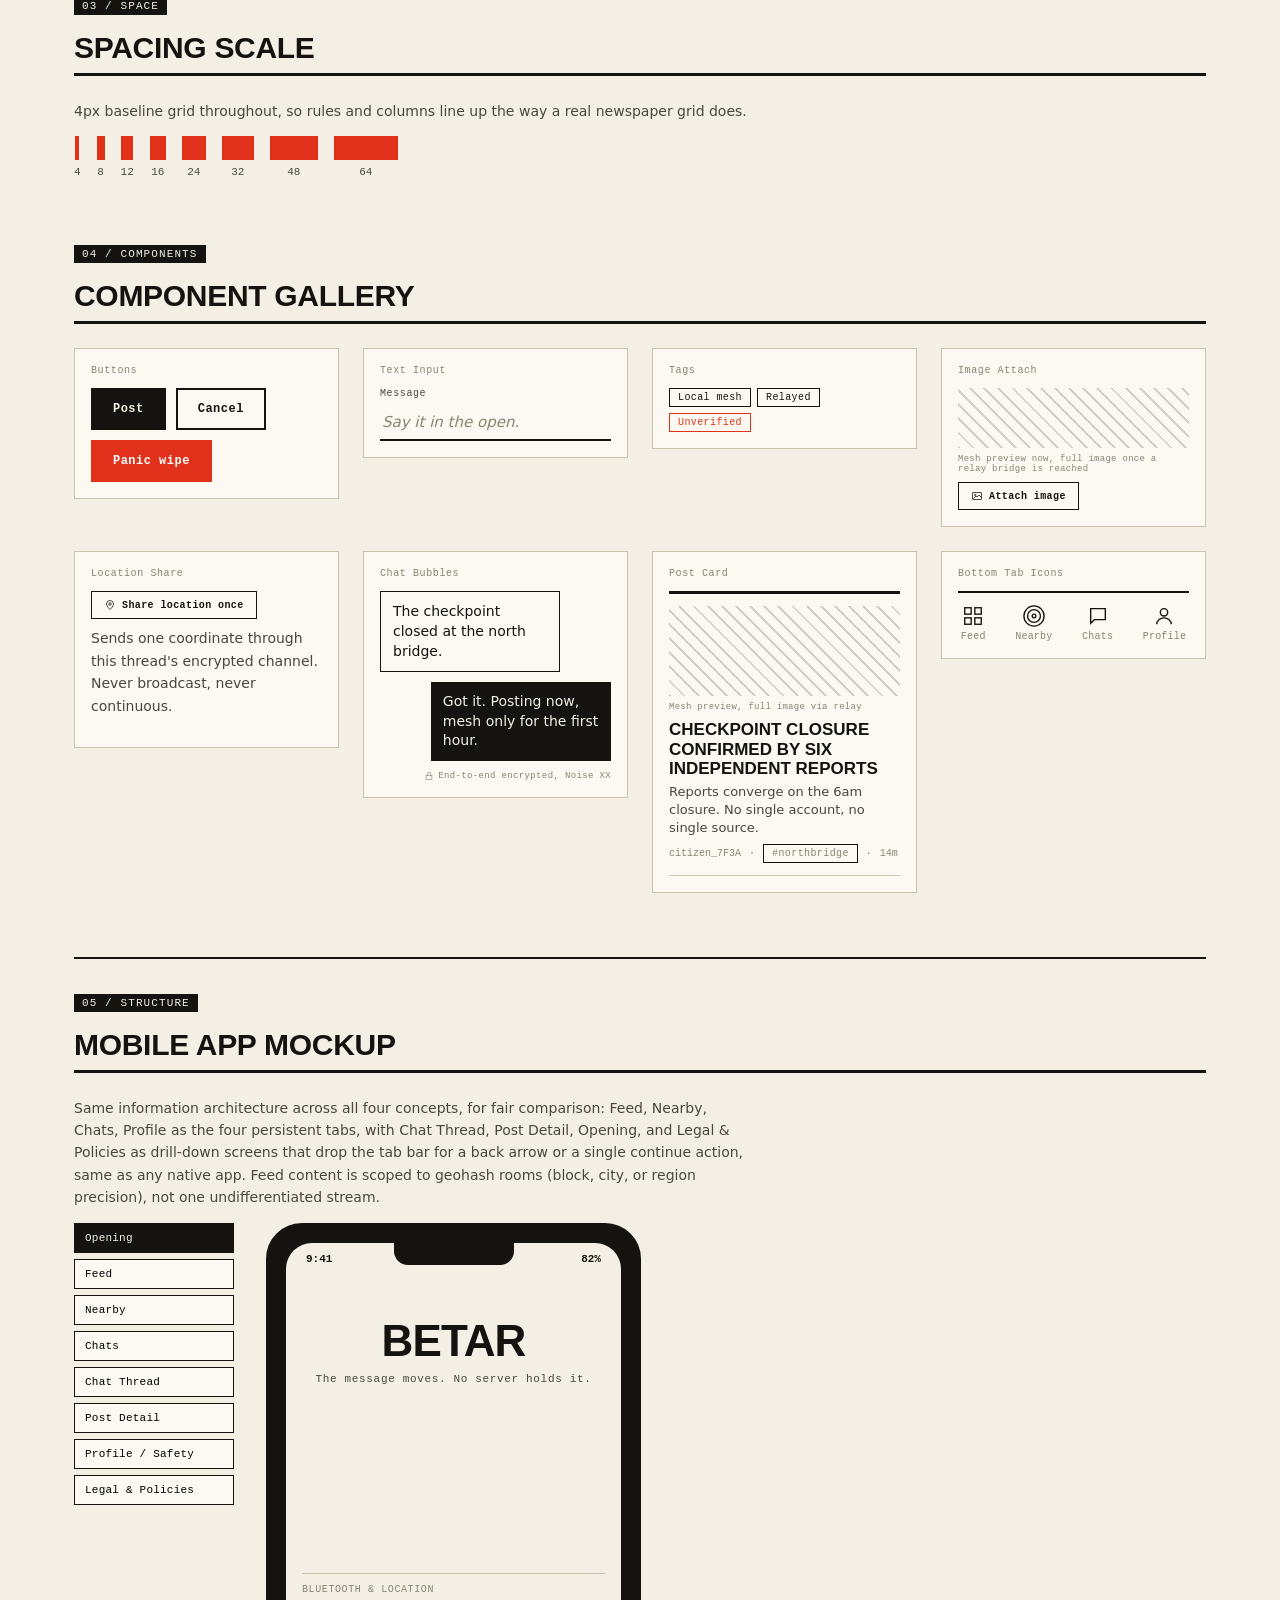
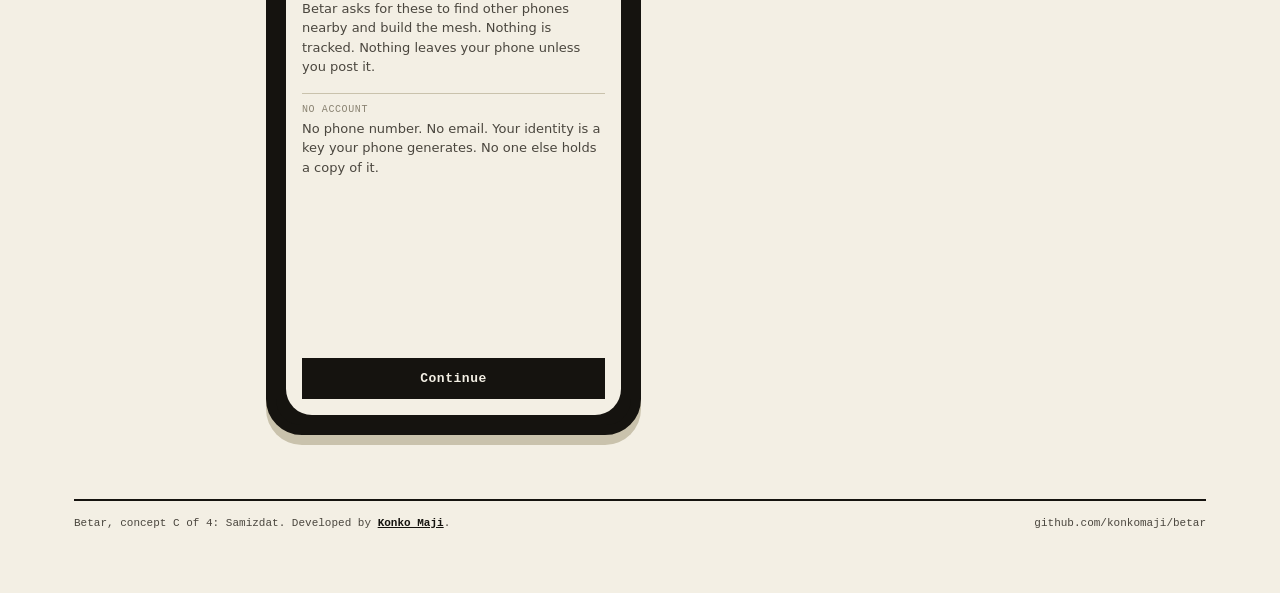
<file: docs/design-concepts/betar-design-C-samizdat.html>
<!DOCTYPE html>
<html lang="en">
<head>
<meta charset="UTF-8">
<meta name="viewport" content="width=device-width, initial-scale=1.0">
<title>Betar: Samizdat Design Concept</title>
<style>
  :root{
    --paper: #F3EFE4;
    --paper-dark: #E6E0D2;
    --paper-card: #FBF9F2;
    --ink: #15130F;
    --ink-soft: #4A463E;
    --ink-faint: #8A8372;
    --rule: #C9C2AC;
    --red: #E2311B;
    --red-dim: #F4D9D2;
    --sp-1: 4px; --sp-2: 8px; --sp-3: 12px; --sp-4: 16px;
    --sp-5: 24px; --sp-6: 32px; --sp-7: 48px; --sp-8: 64px;
    --font-display: 'Arial Narrow', 'Helvetica Neue', Arial, sans-serif;
    --font-body: system-ui, -apple-system, Helvetica, Arial, sans-serif;
    --font-mono: ui-monospace, 'Courier New', monospace;
  }
  *{box-sizing:border-box;}
  html,body{margin:0;padding:0;background:var(--paper);color:var(--ink);font-family:var(--font-body);}
  body{padding:var(--sp-7) var(--sp-5) var(--sp-8);max-width:1180px;margin:0 auto;}
  a{color:var(--ink);text-decoration:underline;}
  hr.rule{border:none;border-top:2px solid var(--ink);margin:var(--sp-6) 0;}
  hr.hair{border:none;border-top:1px solid var(--rule);margin:var(--sp-4) 0;}

  .masthead{border-top:6px solid var(--ink);border-bottom:2px solid var(--ink);padding:var(--sp-5) 0;margin-bottom:var(--sp-6);}
  .masthead .kicker{font-family:var(--font-mono);font-size:11px;letter-spacing:0.08em;color:var(--ink-soft);}
  .masthead h1{
    font-family:var(--font-display);font-stretch:condensed;
    font-size:64px;font-weight:800;letter-spacing:-0.02em;text-transform:uppercase;
    margin:var(--sp-2) 0;line-height:0.95;
  }
  .masthead .dateline{display:flex;justify-content:space-between;align-items:baseline;flex-wrap:wrap;gap:var(--sp-2);
    font-family:var(--font-mono);font-size:12px;color:var(--ink-soft);border-top:1px solid var(--ink);padding-top:var(--sp-2);}
  .masthead .philosophy{font-size:18px;line-height:1.5;max-width:720px;margin-top:var(--sp-3);}
  .philosophy em{font-style:italic;background:var(--red-dim);padding:0 4px;}

  section{margin-bottom:var(--sp-8);}
  .section-label{
    display:inline-block;font-family:var(--font-mono);font-size:11px;letter-spacing:0.1em;
    text-transform:uppercase;background:var(--ink);color:var(--paper);padding:3px 8px;margin-bottom:var(--sp-4);
  }
  h2.section-title{font-family:var(--font-display);font-stretch:condensed;font-size:30px;font-weight:800;
    text-transform:uppercase;letter-spacing:-0.01em;margin:0 0 var(--sp-5) 0;border-bottom:3px solid var(--ink);padding-bottom:var(--sp-2);}
  p.note{color:var(--ink-soft);font-size:14px;line-height:1.6;max-width:680px;}

  /* color swatches */
  .swatch-grid{display:grid;grid-template-columns:repeat(auto-fill,minmax(200px,1fr));gap:var(--sp-4);}
  .swatch{border:1px solid var(--ink);background:var(--paper-card);}
  .swatch .chip{height:72px;border-bottom:1px solid var(--ink);}
  .swatch .meta{padding:var(--sp-3);}
  .swatch .meta .name{font-weight:700;font-size:13px;text-transform:uppercase;letter-spacing:0.03em;}
  .swatch .meta .hex{font-family:var(--font-mono);font-size:12px;color:var(--ink-soft);margin:2px 0 6px;}
  .swatch .meta .use{font-size:12px;color:var(--ink-soft);line-height:1.4;}

  /* type scale */
  .type-row{display:flex;align-items:baseline;gap:var(--sp-5);border-bottom:1px solid var(--rule);padding:var(--sp-3) 0;}
  .type-row .tag{width:170px;flex-shrink:0;font-family:var(--font-mono);font-size:11px;color:var(--ink-soft);letter-spacing:0.04em;}
  .t-display{font-family:var(--font-display);font-stretch:condensed;font-weight:800;font-size:40px;letter-spacing:-0.02em;text-transform:uppercase;line-height:1.05;}
  .t-h1{font-family:var(--font-display);font-stretch:condensed;font-weight:800;font-size:28px;text-transform:uppercase;line-height:1.1;}
  .t-h2{font-weight:700;font-size:20px;line-height:1.2;}
  .t-body{font-weight:400;font-size:16px;line-height:1.5;}
  .t-small{font-weight:500;font-size:13px;line-height:1.4;color:var(--ink-soft);}
  .t-micro{font-weight:600;font-size:11px;line-height:1.3;letter-spacing:0.04em;font-family:var(--font-mono);color:var(--ink-soft);}

  /* spacing scale */
  .spacing-row{display:flex;align-items:center;gap:var(--sp-4);flex-wrap:wrap;}
  .spacing-item{display:flex;flex-direction:column;align-items:center;gap:6px;}
  .spacing-box{background:var(--red);}
  .spacing-item .lbl{font-family:var(--font-mono);font-size:11px;color:var(--ink-soft);}

  /* component gallery */
  .gallery{display:grid;grid-template-columns:repeat(auto-fit,minmax(260px,1fr));gap:var(--sp-5);align-items:start;}
  .gallery .card{border:1px solid var(--rule);background:var(--paper-card);padding:var(--sp-4);}
  .gallery .card .label{font-family:var(--font-mono);font-size:10px;letter-spacing:0.06em;color:var(--ink-faint);margin-bottom:var(--sp-3);}

  .btn{font-family:var(--font-mono);font-weight:700;font-size:12px;letter-spacing:0.04em;
    padding:12px 20px;border:2px solid var(--ink);cursor:pointer;display:inline-block;}
  .btn-primary{background:var(--ink);color:var(--paper);}
  .btn-secondary{background:transparent;color:var(--ink);}
  .btn-danger{background:var(--red);border-color:var(--red);color:#fff;}
  .btn-small{font-size:10px;padding:7px 12px;border-width:1px;display:inline-flex;align-items:center;gap:6px;}

  .input-field{width:100%;}
  .input-field label{display:block;font-family:var(--font-mono);font-size:10px;letter-spacing:0.06em;color:var(--ink-soft);margin-bottom:6px;}
  .input-field input{width:100%;border:none;border-bottom:2px solid var(--ink);background:transparent;padding:8px 2px;
    font-family:var(--font-body);font-size:15px;color:var(--ink);}
  .input-field input::placeholder{font-style:italic;color:var(--ink-faint);}

  .tag-chip{display:inline-block;border:1px solid var(--ink);font-family:var(--font-mono);font-size:10px;
    letter-spacing:0.04em;padding:3px 8px;}
  .tag-chip.red{border-color:var(--red);color:var(--red);}
  .tag-chip.ghost{border-color:var(--rule);color:var(--ink-soft);}

  .bubble-row{display:flex;flex-direction:column;gap:10px;}
  .bubble{max-width:78%;padding:10px 12px;font-size:14px;line-height:1.4;position:relative;}
  .bubble.received{align-self:flex-start;background:var(--paper-card);border:1px solid var(--ink);}
  .bubble.sent{align-self:flex-end;background:var(--ink);color:var(--paper);}
  .bubble.location{align-self:flex-end;background:var(--paper-card);border:1px dashed var(--ink);color:var(--ink);}
  .bubble.location .loc-head{font-family:var(--font-mono);font-size:9px;letter-spacing:0.04em;color:var(--ink-faint);margin-bottom:3px;}
  .lock-caption{display:flex;align-items:center;gap:4px;font-family:var(--font-mono);font-size:9px;
    letter-spacing:0.04em;color:var(--ink-faint);align-self:flex-end;}

  .post-card{border-top:3px solid var(--ink);border-bottom:1px solid var(--rule);padding:var(--sp-3) 0;}
  .post-card .img-ph{height:90px;background:repeating-linear-gradient(45deg,var(--ink) 0 2px,transparent 2px 10px);opacity:0.18;margin-bottom:6px;position:relative;}
  .post-card .img-cap{font-family:var(--font-mono);font-size:9px;letter-spacing:0.03em;color:var(--ink-faint);margin-bottom:8px;}
  .post-card .headline{font-family:var(--font-display);font-stretch:condensed;font-weight:800;font-size:17px;
    text-transform:uppercase;line-height:1.15;margin:4px 0;}
  .post-card .body{font-size:13px;color:var(--ink-soft);line-height:1.4;}
  .post-card .byline{display:flex;gap:8px;align-items:center;margin-top:6px;font-family:var(--font-mono);font-size:10px;color:var(--ink-faint);}

  .tabbar-sample{display:flex;gap:var(--sp-5);justify-content:space-around;border-top:2px solid var(--ink);padding-top:var(--sp-3);}
  .tabicon{display:flex;flex-direction:column;align-items:center;gap:4px;}
  .tabicon svg{width:22px;height:22px;}
  .tabicon .lbl{font-family:var(--font-mono);font-size:10px;letter-spacing:0.02em;color:var(--ink-faint);}

  /* phone mockup */
  .phone-section{display:flex;gap:var(--sp-6);flex-wrap:wrap;align-items:flex-start;}
  .phone-nav{display:flex;flex-direction:column;gap:6px;min-width:160px;}
  .phone-nav button{
    font-family:var(--font-mono);font-size:11px;letter-spacing:0.02em;
    text-align:left;border:1px solid var(--ink);background:var(--paper-card);padding:8px 10px;cursor:pointer;
    transition:background-color 150ms ease-out, color 150ms ease-out;
  }
  .phone-nav button.active{background:var(--ink);color:var(--paper);}
  .phone-frame{
    width:375px;height:812px;border:10px solid var(--ink);border-radius:36px;background:var(--ink);
    position:relative;flex-shrink:0;box-shadow:0 10px 0 var(--rule);
  }
  .phone-notch{position:absolute;top:10px;left:50%;transform:translateX(-50%);width:120px;height:22px;
    background:var(--ink);border-radius:0 0 14px 14px;z-index:5;}
  .phone-screen{position:absolute;top:10px;left:10px;right:10px;bottom:10px;background:var(--paper);
    overflow:hidden;border-radius:26px;display:flex;flex-direction:column;}
  .status-bar{display:flex;justify-content:space-between;padding:10px 20px 2px;font-family:var(--font-mono);
    font-size:11px;font-weight:700;color:var(--ink);}
  .screen-body{flex:1;overflow:hidden;padding:0 16px;}
  .screen{display:none;height:100%;flex-direction:column;}
  .screen.active{display:flex;}
  .screen-topbar{display:flex;align-items:center;justify-content:space-between;padding:6px 0 10px;border-bottom:2px solid var(--ink);margin-bottom:10px;}
  .screen-topbar .room{display:flex;flex-direction:column;gap:2px;}
  .screen-topbar .room .name{font-family:var(--font-display);font-stretch:condensed;font-weight:800;font-size:18px;text-transform:uppercase;}
  .screen-topbar .room .precision{font-family:var(--font-mono);font-size:9px;letter-spacing:0.04em;color:var(--ink-faint);}
  .screen-topbar .app-mark{font-family:var(--font-display);font-stretch:condensed;font-weight:800;font-size:20px;text-transform:uppercase;}
  .screen-topbar .back{font-family:var(--font-mono);font-size:13px;cursor:default;}
  .screen-topbar .compose-btn{border:1px solid var(--ink);background:var(--paper-card);width:28px;height:28px;display:flex;align-items:center;justify-content:center;cursor:pointer;flex-shrink:0;}
  .room-switcher{display:flex;gap:6px;margin-bottom:10px;flex-wrap:wrap;}
  .scroll-area{flex:1;overflow-y:auto;padding-bottom:8px;}

  .bottom-tabs{display:flex;justify-content:space-around;border-top:2px solid var(--ink);padding:8px 0 10px;background:var(--paper);}
  .bottom-tabs.hidden{display:none;}
  .bottom-tabs .tabicon.current svg{color:var(--red);}
  .bottom-tabs .tabicon.current .lbl{color:var(--red);}

  /* nearby screen */
  .radar{position:relative;width:170px;height:170px;margin:10px auto 14px;}
  .ring{position:absolute;border:1px solid var(--rule);border-radius:50%;top:50%;left:50%;transform:translate(-50%,-50%);}
  .r1{width:50px;height:50px;} .r2{width:100px;height:100px;} .r3{width:150px;height:150px;}
  .dot{position:absolute;width:9px;height:9px;border-radius:50%;background:var(--ink);}
  .dot.me{width:13px;height:13px;background:var(--red);top:50%;left:50%;transform:translate(-50%,-50%);}
  .mesh-stat-row{display:flex;justify-content:space-between;align-items:center;padding:8px 0;border-bottom:1px solid var(--rule);font-size:12px;}
  .signalbars{display:flex;gap:2px;align-items:flex-end;}
  .signalbars span{width:3px;background:var(--ink);display:block;}

  /* chats list */
  .chat-row{display:flex;gap:10px;align-items:flex-start;padding:10px 0;border-bottom:1px solid var(--rule);}
  .avatar-mark{width:34px;height:34px;flex-shrink:0;background:var(--ink);position:relative;}
  .avatar-mark::after{content:'';position:absolute;inset:8px;border:2px solid var(--paper);}
  .chat-row .meta{flex:1;}
  .chat-row .handle{font-weight:700;font-size:13px;}
  .chat-row .preview{font-size:12px;color:var(--ink-soft);}
  .chat-row .time{font-family:var(--font-mono);font-size:10px;color:var(--ink-faint);}
  .unread{width:7px;height:7px;background:var(--red);border-radius:50%;display:inline-block;margin-left:4px;}

  /* note box */
  .note-box{border:2px solid var(--red);background:var(--red-dim);padding:12px;margin-top:10px;}
  .note-stamp{display:inline-block;transform:rotate(-2deg);font-family:var(--font-mono);font-size:10px;
    font-weight:700;letter-spacing:0.04em;color:var(--red);border:1px solid var(--red);padding:2px 6px;margin-bottom:6px;}
  .note-box .body{font-size:12px;line-height:1.4;}
  .note-votes{display:flex;justify-content:space-between;font-family:var(--font-mono);font-size:10px;color:var(--ink-soft);margin-top:8px;}
  .provenance{font-size:10px;color:var(--ink-faint);margin-top:6px;line-height:1.4;}

  /* profile */
  .profile-mark{width:64px;height:64px;background:var(--ink);margin:10px auto;position:relative;}
  .profile-mark::after{content:'';position:absolute;inset:14px;background:var(--paper);}
  .id-code{text-align:center;font-family:var(--font-mono);font-size:12px;letter-spacing:0.04em;color:var(--ink-soft);}
  .status-line{display:flex;align-items:center;gap:6px;justify-content:center;font-size:12px;margin:8px 0 16px;}
  .status-dot{width:7px;height:7px;border-radius:50%;background:#2E7D32;}
  .toggle-row{display:flex;justify-content:space-between;align-items:center;padding:9px 0;border-bottom:1px solid var(--rule);font-size:12px;}
  .toggle{width:36px;height:18px;background:var(--rule);position:relative;flex-shrink:0;transition:background-color 150ms ease-out;}
  .toggle.on{background:var(--ink);}
  .toggle::after{content:'';position:absolute;width:14px;height:14px;background:var(--paper);top:2px;left:2px;transition:left 150ms ease-out;}
  .toggle.on::after{left:20px;}
  .panic-btn{width:100%;background:var(--red);color:#fff;border:none;font-family:var(--font-mono);
    font-weight:700;letter-spacing:0.04em;padding:12px;margin-top:14px;font-size:12px;cursor:pointer;}
  .panic-caption{font-size:10px;color:var(--ink-faint);text-align:center;margin-top:6px;line-height:1.4;}
  .chat-actions{display:flex;gap:8px;margin-top:8px;}

  /* opening screen */
  .opening-screen{flex:1;display:flex;flex-direction:column;justify-content:space-between;padding:24px 0 16px;}
  .opening-mark{font-family:var(--font-display);font-stretch:condensed;font-weight:800;font-size:44px;
    letter-spacing:-0.02em;text-transform:uppercase;line-height:1;text-align:center;margin-top:28px;}
  .opening-kicker{font-family:var(--font-mono);font-size:11px;letter-spacing:0.06em;color:var(--ink-soft);
    text-align:center;margin-top:10px;}
  .opening-body{display:flex;flex-direction:column;gap:16px;margin-top:28px;}
  .opening-row{border-top:1px solid var(--rule);padding-top:10px;}
  .opening-row .head{font-family:var(--font-mono);font-size:10px;letter-spacing:0.06em;text-transform:uppercase;
    color:var(--ink-faint);margin-bottom:4px;}
  .opening-row .body{font-size:13px;line-height:1.5;color:var(--ink-soft);}
  .opening-cta{width:100%;background:var(--ink);color:var(--paper);border:none;font-family:var(--font-mono);
    font-weight:700;letter-spacing:0.04em;padding:13px;font-size:13px;cursor:pointer;margin-top:20px;}

  /* legal screen */
  .legal-section{border-top:2px solid var(--ink);padding-top:10px;margin-top:18px;}
  .legal-section:first-child{margin-top:0;}
  .legal-section .head{font-family:var(--font-display);font-stretch:condensed;font-weight:800;font-size:16px;
    text-transform:uppercase;margin-bottom:6px;}
  .legal-section .body{font-size:12px;line-height:1.55;color:var(--ink-soft);}
  .legal-link-row{display:flex;justify-content:space-between;align-items:center;padding:9px 0;
    border-bottom:1px solid var(--rule);font-size:12px;cursor:pointer;}
  .legal-link-row .arrow{font-family:var(--font-mono);color:var(--ink-faint);}
  footer.spec-footer{border-top:2px solid var(--ink);margin-top:var(--sp-8);padding-top:var(--sp-4);
    font-family:var(--font-mono);font-size:11px;color:var(--ink-soft);display:flex;justify-content:space-between;flex-wrap:wrap;gap:8px;}
  footer.spec-footer a{font-weight:700;}
</style>
</head>
<body>

  <div class="masthead">
    <div class="kicker">Betar: Design Concept C of 4</div>
    <h1>Samizdat</h1>
    <div class="dateline">
      <span>Underground press, not startup gloss</span>
      <span>No. 03, censorship resistant by construction</span>
    </div>
    <p class="philosophy">
      A design system built to look and feel like an independent press, not a social app:
      typewriter rules, newsprint paper, one color that only ever means <em>alert, redaction,
      or emergency</em>. The point is credibility to journalists and activists first, delight
      second. If it looked like every other feed, it would not earn the trust it is asking for.
    </p>
  </div>

  <section>
    <span class="section-label">01 / Color</span>
    <h2 class="section-title">Palette</h2>
    <p class="note">Mostly black ink on newsprint paper. Exactly one accent, a press red used only
      for alerts, destructive actions, and the Community Note stamp, so it never gets diluted
      into decoration. No tricolor flag combinations anywhere in this system, on purpose.</p>
    <div class="swatch-grid">
      <div class="swatch"><div class="chip" style="background:#F3EFE4"></div>
        <div class="meta"><div class="name">Paper</div><div class="hex">#F3EFE4</div>
        <div class="use">Base background, every screen</div></div></div>
      <div class="swatch"><div class="chip" style="background:#E6E0D2"></div>
        <div class="meta"><div class="name">Paper Dark</div><div class="hex">#E6E0D2</div>
        <div class="use">Alternate rows, recessed sections</div></div></div>
      <div class="swatch"><div class="chip" style="background:#FBF9F2;border:1px solid #C9C2AC"></div>
        <div class="meta"><div class="name">Paper Card</div><div class="hex">#FBF9F2</div>
        <div class="use">Cards and raised surfaces</div></div></div>
      <div class="swatch"><div class="chip" style="background:#15130F"></div>
        <div class="meta"><div class="name">Ink</div><div class="hex">#15130F</div>
        <div class="use">Primary text, rules, primary buttons</div></div></div>
      <div class="swatch"><div class="chip" style="background:#4A463E"></div>
        <div class="meta"><div class="name">Ink Soft</div><div class="hex">#4A463E</div>
        <div class="use">Secondary text, captions</div></div></div>
      <div class="swatch"><div class="chip" style="background:#C9C2AC"></div>
        <div class="meta"><div class="name">Rule</div><div class="hex">#C9C2AC</div>
        <div class="use">Hairline dividers only</div></div></div>
      <div class="swatch"><div class="chip" style="background:#E2311B"></div>
        <div class="meta"><div class="name">Press Red</div><div class="hex">#E2311B</div>
        <div class="use">Panic wipe, danger, note stamp. Nothing else, ever</div></div></div>
      <div class="swatch"><div class="chip" style="background:#F4D9D2"></div>
        <div class="meta"><div class="name">Red Tint</div><div class="hex">#F4D9D2</div>
        <div class="use">Community Note background only</div></div></div>
    </div>
  </section>

  <section>
    <span class="section-label">02 / Type</span>
    <h2 class="section-title">Type Scale</h2>
    <p class="note">Condensed bold uppercase for headlines in the masthead voice, a plain grotesque
      for body copy, monospace for timestamps, IDs, and anything that is effectively data. Plain
      UI labels (tabs, toggles, placeholders) stay sentence case, never tracked uppercase. No
      decorative or script typefaces anywhere.</p>
    <div class="type-row"><div class="tag">Display / 40 / 800</div><div class="t-display">Betar Mesh Press</div></div>
    <div class="type-row"><div class="tag">H1 / 28 / 800</div><div class="t-h1">Signal Over Silence</div></div>
    <div class="type-row"><div class="tag">H2 / 20 / 700</div><div class="t-h2">Feed, Chats, Nearby</div></div>
    <div class="type-row"><div class="tag">Body / 16 / 400</div><div class="t-body">No server to seize. No account to ban. The message moves phone to phone.</div></div>
    <div class="type-row"><div class="tag">Small / 13 / 500</div><div class="t-small">Rated helpful by readers across three independent mesh clusters.</div></div>
    <div class="type-row"><div class="tag">Micro / 11 / 600</div><div class="t-micro">Local mesh, 4 peers, relay bridged</div></div>
  </section>

  <section>
    <span class="section-label">03 / Space</span>
    <h2 class="section-title">Spacing Scale</h2>
    <p class="note">4px baseline grid throughout, so rules and columns line up the way a real
      newspaper grid does.</p>
    <div class="spacing-row">
      <div class="spacing-item"><div class="spacing-box" style="width:4px;height:24px"></div><div class="lbl">4</div></div>
      <div class="spacing-item"><div class="spacing-box" style="width:8px;height:24px"></div><div class="lbl">8</div></div>
      <div class="spacing-item"><div class="spacing-box" style="width:12px;height:24px"></div><div class="lbl">12</div></div>
      <div class="spacing-item"><div class="spacing-box" style="width:16px;height:24px"></div><div class="lbl">16</div></div>
      <div class="spacing-item"><div class="spacing-box" style="width:24px;height:24px"></div><div class="lbl">24</div></div>
      <div class="spacing-item"><div class="spacing-box" style="width:32px;height:24px"></div><div class="lbl">32</div></div>
      <div class="spacing-item"><div class="spacing-box" style="width:48px;height:24px"></div><div class="lbl">48</div></div>
      <div class="spacing-item"><div class="spacing-box" style="width:64px;height:24px"></div><div class="lbl">64</div></div>
    </div>
  </section>

  <section>
    <span class="section-label">04 / Components</span>
    <h2 class="section-title">Component Gallery</h2>
    <div class="gallery">
      <div class="card"><div class="label">Buttons</div>
        <div style="display:flex;gap:10px;flex-wrap:wrap;">
          <span class="btn btn-primary">Post</span>
          <span class="btn btn-secondary">Cancel</span>
          <span class="btn btn-danger">Panic wipe</span>
        </div>
      </div>
      <div class="card"><div class="label">Text Input</div>
        <div class="input-field"><label>Message</label><input type="text" placeholder="Say it in the open."></div>
      </div>
      <div class="card"><div class="label">Tags</div>
        <div style="display:flex;gap:6px;flex-wrap:wrap;">
          <span class="tag-chip">Local mesh</span>
          <span class="tag-chip">Relayed</span>
          <span class="tag-chip red">Unverified</span>
        </div>
      </div>
      <div class="card"><div class="label">Image Attach</div>
        <div class="post-card" style="border-top:none;border-bottom:none;padding:0;">
          <div class="img-ph" style="height:60px;"></div>
          <div class="img-cap">Mesh preview now, full image once a relay bridge is reached</div>
        </div>
        <span class="btn btn-secondary btn-small">
          <svg viewBox="0 0 24 24" width="12" height="12" fill="none" stroke="currentColor" stroke-width="1.5"><rect x="3" y="5" width="18" height="14" rx="1"/><circle cx="8.5" cy="10" r="1.5"/><path d="M21 15l-5-5-4 4-2-2-5 5"/></svg>
          Attach image
        </span>
      </div>
      <div class="card"><div class="label">Location Share</div>
        <span class="btn btn-secondary btn-small">
          <svg viewBox="0 0 24 24" width="12" height="12" fill="none" stroke="currentColor" stroke-width="1.5"><path d="M12 21s7-6.5 7-11a7 7 0 10-14 0c0 4.5 7 11 7 11z"/><circle cx="12" cy="10" r="2.5"/></svg>
          Share location once
        </span>
        <p class="note" style="margin-top:8px;">Sends one coordinate through this thread's
          encrypted channel. Never broadcast, never continuous.</p>
      </div>
      <div class="card"><div class="label">Chat Bubbles</div>
        <div class="bubble-row">
          <div class="bubble received">The checkpoint closed at the north bridge.</div>
          <div class="bubble sent">Got it. Posting now, mesh only for the first hour.</div>
          <div class="lock-caption">
            <svg viewBox="0 0 24 24" width="10" height="10" fill="none" stroke="currentColor" stroke-width="1.5"><rect x="5" y="11" width="14" height="9"/><path d="M8 11V7a4 4 0 018 0v4"/></svg>
            End-to-end encrypted, Noise XX
          </div>
        </div>
      </div>
      <div class="card"><div class="label">Post Card</div>
        <div class="post-card">
          <div class="img-ph"></div>
          <div class="img-cap">Mesh preview, full image via relay</div>
          <div class="headline">Checkpoint Closure Confirmed By Six Independent Reports</div>
          <div class="body">Reports converge on the 6am closure. No single account, no single source.</div>
          <div class="byline"><span>citizen_7F3A</span><span>·</span><span class="tag-chip">#northbridge</span><span>·</span><span>14m</span></div>
        </div>
      </div>
      <div class="card"><div class="label">Bottom Tab Icons</div>
        <div class="tabbar-sample">
          <div class="tabicon"><svg viewBox="0 0 24 24" fill="none" stroke="currentColor" stroke-width="1.5"><rect x="3" y="3" width="7" height="7"/><rect x="14" y="3" width="7" height="7"/><rect x="3" y="14" width="7" height="7"/><rect x="14" y="14" width="7" height="7"/></svg><div class="lbl">Feed</div></div>
          <div class="tabicon"><svg viewBox="0 0 24 24" fill="none" stroke="currentColor" stroke-width="1.5"><circle cx="12" cy="12" r="2"/><circle cx="12" cy="12" r="7"/><circle cx="12" cy="12" r="11"/></svg><div class="lbl">Nearby</div></div>
          <div class="tabicon"><svg viewBox="0 0 24 24" fill="none" stroke="currentColor" stroke-width="1.5"><path d="M4 4h16v12H8l-4 4V4z"/></svg><div class="lbl">Chats</div></div>
          <div class="tabicon"><svg viewBox="0 0 24 24" fill="none" stroke="currentColor" stroke-width="1.5"><circle cx="12" cy="8" r="4"/><path d="M4 21c0-4 4-7 8-7s8 3 8 7"/></svg><div class="lbl">Profile</div></div>
        </div>
      </div>
    </div>
  </section>

  <hr class="rule">

  <section>
    <span class="section-label">05 / Structure</span>
    <h2 class="section-title">Mobile App Mockup</h2>
    <p class="note">Same information architecture across all four concepts, for fair comparison:
      Feed, Nearby, Chats, Profile as the four persistent tabs, with Chat Thread, Post Detail,
      Opening, and Legal &amp; Policies as drill-down screens that drop the tab bar for a back
      arrow or a single continue action, same as any native app. Feed content is scoped to geohash
      rooms (block, city, or region precision), not one undifferentiated stream.</p>

    <div class="phone-section">
      <div class="phone-nav">
        <button class="active" onclick="showScreen('opening', this)">Opening</button>
        <button id="nav-feed" onclick="showScreen('feed', this)">Feed</button>
        <button onclick="showScreen('nearby', this)">Nearby</button>
        <button onclick="showScreen('chats', this)">Chats</button>
        <button onclick="showScreen('thread', this)">Chat Thread</button>
        <button onclick="showScreen('post', this)">Post Detail</button>
        <button onclick="showScreen('profile', this)">Profile / Safety</button>
        <button id="nav-legal" onclick="showScreen('legal', this)">Legal &amp; Policies</button>
      </div>

      <div class="phone-frame">
        <div class="phone-notch"></div>
        <div class="phone-screen">
          <div class="status-bar"><span>9:41</span><span>BETAR</span><span>82%</span></div>
          <div class="screen-body">

            <div class="screen active" id="screen-opening">
              <div class="opening-screen">
                <div>
                  <div class="opening-mark">Betar</div>
                  <div class="opening-kicker">The message moves. No server holds it.</div>
                </div>
                <div class="opening-body">
                  <div class="opening-row">
                    <div class="head">Bluetooth &amp; location</div>
                    <div class="body">Betar asks for these to find other phones nearby and build the mesh. Nothing is tracked. Nothing leaves your phone unless you post it.</div>
                  </div>
                  <div class="opening-row">
                    <div class="head">No account</div>
                    <div class="body">No phone number. No email. Your identity is a key your phone generates. No one else holds a copy of it.</div>
                  </div>
                </div>
                <button class="opening-cta" onclick="showScreen('feed', document.getElementById('nav-feed'))">Continue</button>
              </div>
            </div>

            <div class="screen" id="screen-feed">
              <div class="screen-topbar">
                <div class="room"><span class="name">#northbridge</span><span class="precision">Block precision</span></div>
                <button class="compose-btn" aria-label="New post">
                  <svg viewBox="0 0 24 24" width="14" height="14" fill="none" stroke="currentColor" stroke-width="1.5"><path d="M12 5v14M5 12h14"/></svg>
                </button>
              </div>
              <div class="room-switcher">
                <span class="tag-chip">#northbridge</span>
                <span class="tag-chip ghost">#citycenter</span>
                <span class="tag-chip ghost">#region</span>
              </div>
              <div class="scroll-area">
                <div class="post-card"><div class="img-ph"></div>
                  <div class="img-cap">Mesh preview, full image via relay</div>
                  <div class="headline">Checkpoint Closure Confirmed By Six Reports</div>
                  <div class="body">Converging reports, no single source.</div>
                  <div class="byline"><span>citizen_7F3A</span><span>·</span><span class="tag-chip">#northbridge</span><span>·</span><span>14m</span></div>
                  <div class="note-box"><span class="note-stamp">Community Note</span>
                    <div class="body">Confirmed by three unrelated mesh clusters this hour.</div>
                    <div class="note-votes"><span>Helpful 128</span><span>Not helpful 14</span></div>
                  </div>
                </div>
                <div class="post-card"><div class="img-ph"></div>
                  <div class="img-cap">Mesh preview, full image via relay</div>
                  <div class="headline">Relay Bridge Restored In South District</div>
                  <div class="body">Internet access back for one bridge peer.</div>
                  <div class="byline"><span>press_D91C</span><span>·</span><span class="tag-chip">#citycenter</span><span>·</span><span>41m</span></div>
                </div>
              </div>
            </div>

            <div class="screen" id="screen-nearby">
              <div class="screen-topbar"><span class="app-mark">Nearby</span><span class="tag-chip">Mesh status</span></div>
              <div class="scroll-area">
                <div class="radar">
                  <div class="ring r1"></div><div class="ring r2"></div><div class="ring r3"></div>
                  <div class="dot me"></div>
                  <div class="dot" style="top:30%;left:62%"></div>
                  <div class="dot" style="top:70%;left:68%"></div>
                  <div class="dot" style="top:22%;left:30%"></div>
                  <div class="dot" style="top:78%;left:35%"></div>
                </div>
                <div class="mesh-stat-row"><span>Relay bridge</span><span>Connected via 1 peer</span></div>
                <div class="mesh-stat-row"><span>citizen_7F3A, 1 hop</span><div class="signalbars"><span style="height:6px"></span><span style="height:9px"></span><span style="height:12px"></span></div></div>
                <div class="mesh-stat-row"><span>press_D91C, 2 hop</span><div class="signalbars"><span style="height:6px"></span><span style="height:9px"></span><span style="height:5px;background:var(--rule)"></span></div></div>
                <div class="mesh-stat-row"><span>relay_bridge_02, 3 hop</span><div class="signalbars"><span style="height:6px"></span><span style="height:5px;background:var(--rule)"></span><span style="height:5px;background:var(--rule)"></span></div></div>
              </div>
            </div>

            <div class="screen" id="screen-chats">
              <div class="screen-topbar"><span class="app-mark">Chats</span></div>
              <div class="scroll-area">
                <div class="chat-row"><div class="avatar-mark"></div><div class="meta">
                  <div class="handle">citizen_7F3A<span class="unread"></span></div>
                  <div class="preview">Got it. Posting now, mesh only.</div></div>
                  <div class="time">2m</div></div>
                <div class="chat-row"><div class="avatar-mark"></div><div class="meta">
                  <div class="handle">press_D91C</div>
                  <div class="preview">Relay's back up on my end.</div></div>
                  <div class="time">41m</div></div>
                <div class="chat-row"><div class="avatar-mark"></div><div class="meta">
                  <div class="handle">source_A220</div>
                  <div class="preview">Sent a document. Mesh only, please.</div></div>
                  <div class="time">3h</div></div>
              </div>
            </div>

            <div class="screen" id="screen-thread">
              <div class="screen-topbar"><span class="back">&#8592; citizen_7F3A</span><span class="tag-chip">E2E</span></div>
              <div class="scroll-area bubble-row">
                <div class="bubble received">The checkpoint closed at the north bridge.</div>
                <div class="bubble sent">Got it. Posting now, mesh only for the first hour.</div>
                <div class="bubble received">Good call. Relay is not safe yet.</div>
                <div class="bubble location">
                  <div class="loc-head">Location shared once</div>
                  Checkpoint entrance, north bridge. Not a live track, this will not update.
                </div>
                <div class="lock-caption">
                  <svg viewBox="0 0 24 24" width="10" height="10" fill="none" stroke="currentColor" stroke-width="1.5"><rect x="5" y="11" width="14" height="9"/><path d="M8 11V7a4 4 0 018 0v4"/></svg>
                  Encrypted, Noise XX, no server in the path
                </div>
              </div>
              <div class="chat-actions">
                <span class="btn btn-secondary btn-small">
                  <svg viewBox="0 0 24 24" width="12" height="12" fill="none" stroke="currentColor" stroke-width="1.5"><rect x="3" y="5" width="18" height="14" rx="1"/><circle cx="8.5" cy="10" r="1.5"/><path d="M21 15l-5-5-4 4-2-2-5 5"/></svg>
                  Image
                </span>
                <span class="btn btn-secondary btn-small">
                  <svg viewBox="0 0 24 24" width="12" height="12" fill="none" stroke="currentColor" stroke-width="1.5"><path d="M12 21s7-6.5 7-11a7 7 0 10-14 0c0 4.5 7 11 7 11z"/><circle cx="12" cy="10" r="2.5"/></svg>
                  Location once
                </span>
              </div>
              <div class="input-field" style="margin-top:8px;"><input type="text" placeholder="Message"></div>
            </div>

            <div class="screen" id="screen-post">
              <div class="screen-topbar"><span class="back">&#8592; Post</span></div>
              <div class="scroll-area">
                <div class="post-card"><div class="img-ph"></div>
                  <div class="img-cap">Mesh preview, full image via relay</div>
                  <div class="headline">Checkpoint Closure Confirmed By Six Reports</div>
                  <div class="body">Converging reports from six independent accounts across two mesh clusters and one relay bridge. No single source, no single point that can be pressured to retract it.</div>
                  <div class="byline"><span>citizen_7F3A</span><span>·</span><span class="tag-chip">#northbridge</span><span>·</span><span>14m</span></div>
                </div>
                <div class="note-box"><span class="note-stamp">Community Note</span>
                  <div class="body">Confirmed by three unrelated mesh clusters this hour. Time stamps align within four minutes.</div>
                  <div class="note-votes"><span>Helpful 128</span><span>Not helpful 14</span></div>
                  <div class="provenance">Rated by readers across three independent clusters. No single reviewer or authority approves this note, the score is computed the same way by anyone running the same open algorithm.</div>
                </div>
              </div>
            </div>

            <div class="screen" id="screen-profile">
              <div class="screen-topbar"><span class="app-mark">Profile</span></div>
              <div class="scroll-area">
                <div class="profile-mark"></div>
                <div class="id-code">ID 9F2C-7B41</div>
                <div class="status-line"><span class="status-dot"></span>Connected: local mesh + relay bridge</div>
                <div class="toggle-row"><span>Mesh only, no relay</span><div class="toggle"></div></div>
                <div class="toggle-row"><span>Discoverable to nearby peers</span><div class="toggle on"></div></div>
                <div class="toggle-row"><span>Auto accept bridge peers</span><div class="toggle"></div></div>
                <div class="toggle-row"><span>Hide notes flagged by my trust network</span><div class="toggle on"></div></div>
                <div class="legal-link-row" onclick="showScreen('legal', document.getElementById('nav-legal'))">
                  <span>Legal &amp; Policies</span><span class="arrow">&#8594;</span>
                </div>
                <button class="panic-btn">Panic wipe</button>
                <div class="panic-caption">Triple tap or hold three seconds to instantly erase all local data. Cannot be undone.</div>
              </div>
            </div>

            <div class="screen" id="screen-legal">
              <div class="screen-topbar"><span class="back">&#8592; Legal &amp; Policies</span></div>
              <div class="scroll-area">
                <div class="legal-section">
                  <div class="head">Privacy</div>
                  <div class="body">Betar collects nothing. There is no server to log what you do. No phone number or email is tied to your identity. No analytics are sent anywhere, by this app or by us.</div>
                </div>
                <div class="legal-section">
                  <div class="head">Terms</div>
                  <div class="body">Betar is free and open source, licensed AGPL-3.0. Read the code. Change it. Run your own build. There is no company behind this to sue, subpoena, or pressure into a backdoor.</div>
                </div>
                <div class="legal-section">
                  <div class="head">Content Policy</div>
                  <div class="body">No one can delete a post once it reaches the mesh or a relay. There is no server that could do it, even under a legal order. What exists instead: Community Notes let any reader flag a post, and your own app can hide or warn on flagged content using your own trust network, computed locally, on your device only.</div>
                </div>
              </div>
            </div>

          </div>
          <div class="bottom-tabs hidden" id="bottom-tabs">
            <div class="tabicon current"><svg viewBox="0 0 24 24" fill="none" stroke="currentColor" stroke-width="1.5"><rect x="3" y="3" width="7" height="7"/><rect x="14" y="3" width="7" height="7"/><rect x="3" y="14" width="7" height="7"/><rect x="14" y="14" width="7" height="7"/></svg><div class="lbl">Feed</div></div>
            <div class="tabicon"><svg viewBox="0 0 24 24" fill="none" stroke="currentColor" stroke-width="1.5"><circle cx="12" cy="12" r="2"/><circle cx="12" cy="12" r="7"/><circle cx="12" cy="12" r="11"/></svg><div class="lbl">Nearby</div></div>
            <div class="tabicon"><svg viewBox="0 0 24 24" fill="none" stroke="currentColor" stroke-width="1.5"><path d="M4 4h16v12H8l-4 4V4z"/></svg><div class="lbl">Chats</div></div>
            <div class="tabicon"><svg viewBox="0 0 24 24" fill="none" stroke="currentColor" stroke-width="1.5"><circle cx="12" cy="8" r="4"/><path d="M4 21c0-4 4-7 8-7s8 3 8 7"/></svg><div class="lbl">Profile</div></div>
          </div>
        </div>
      </div>
    </div>
  </section>

  <footer class="spec-footer">
    <span>Betar, concept C of 4: Samizdat. Developed by <a href="https://konkomaji.com/">Konko Maji</a>.</span>
    <span>github.com/konkomaji/betar</span>
  </footer>

<script>
  var tabScreens = {feed:0, nearby:1, chats:2, profile:3};
  function showScreen(name, btn){
    document.querySelectorAll('.screen').forEach(function(s){s.classList.remove('active');});
    document.getElementById('screen-'+name).classList.add('active');
    document.querySelectorAll('.phone-nav button').forEach(function(b){b.classList.remove('active');});
    btn.classList.add('active');

    var bottomTabs = document.getElementById('bottom-tabs');
    var icons = bottomTabs.querySelectorAll('.tabicon');
    if(name === 'thread' || name === 'post' || name === 'opening' || name === 'legal'){
      bottomTabs.classList.add('hidden');
    } else {
      bottomTabs.classList.remove('hidden');
      icons.forEach(function(ic, i){ ic.classList.toggle('current', i === tabScreens[name]); });
    }
  }
</script>

</body>
</html>
</file>
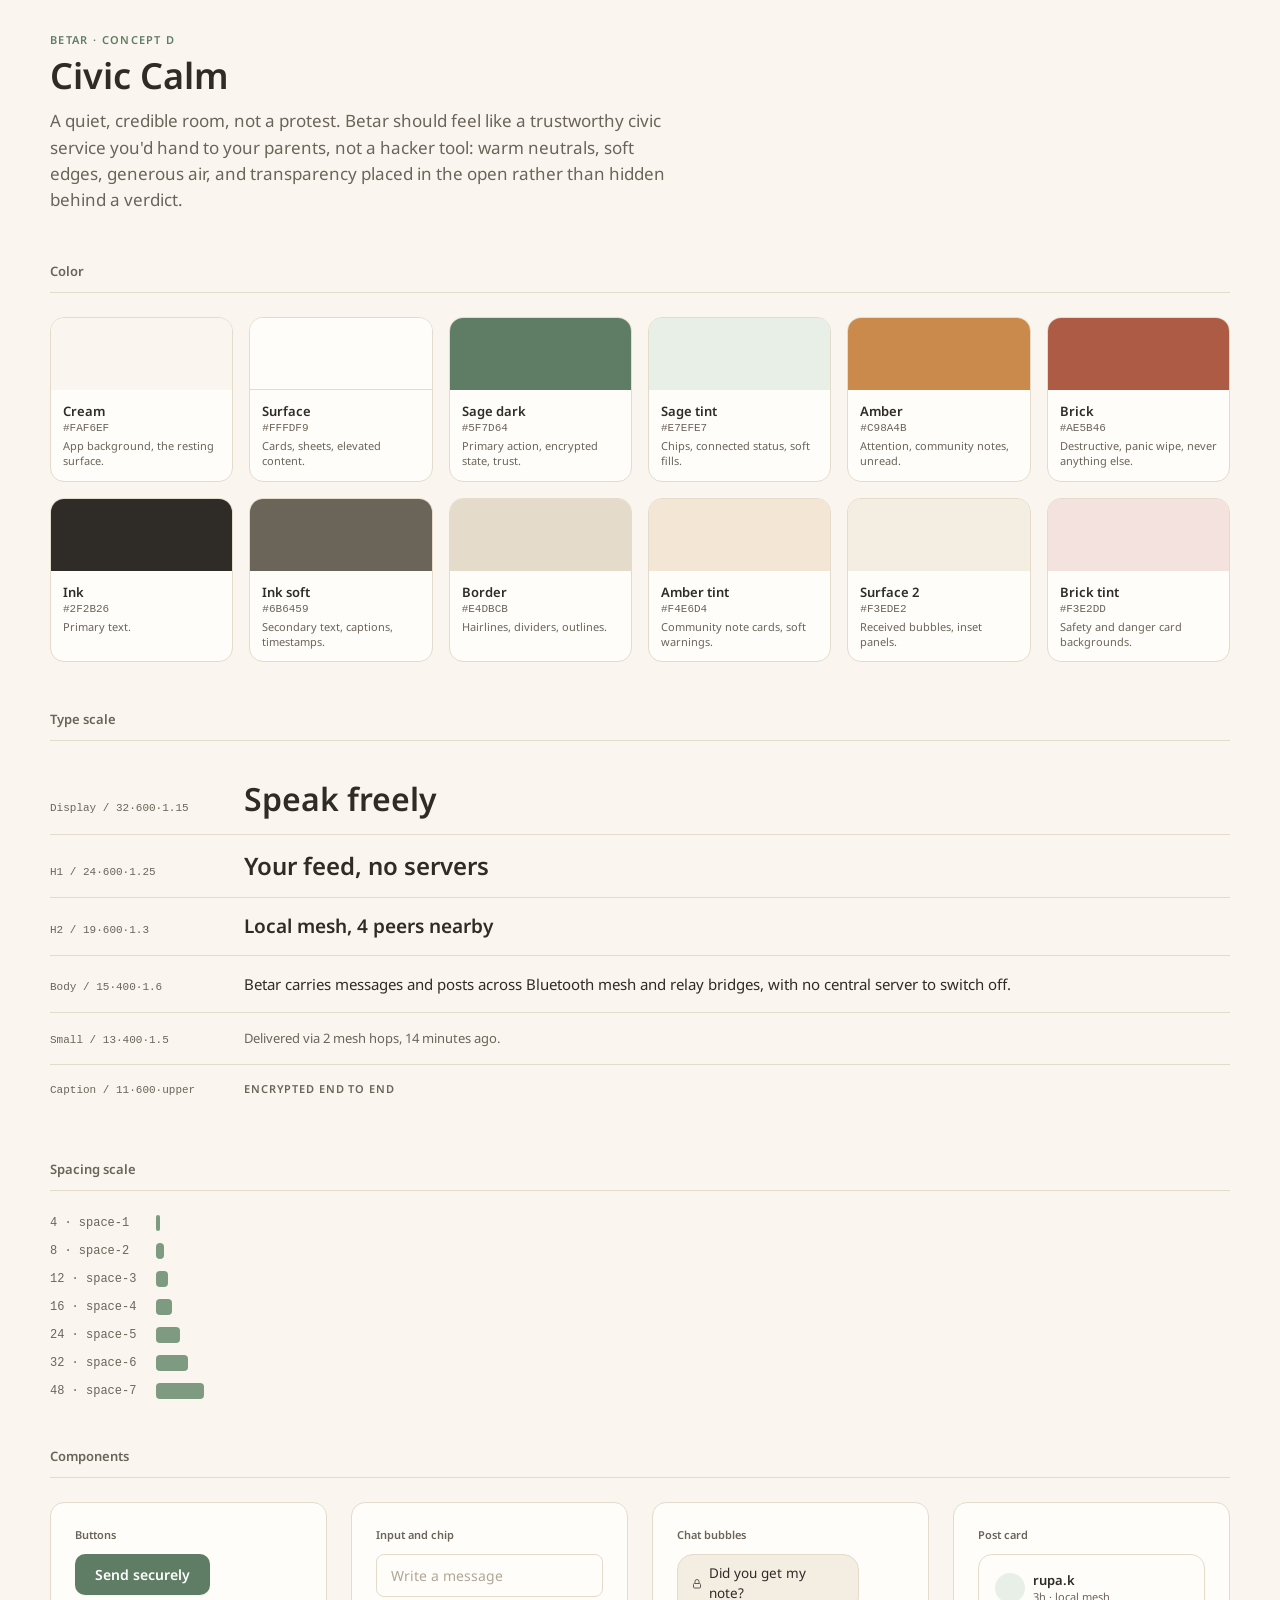
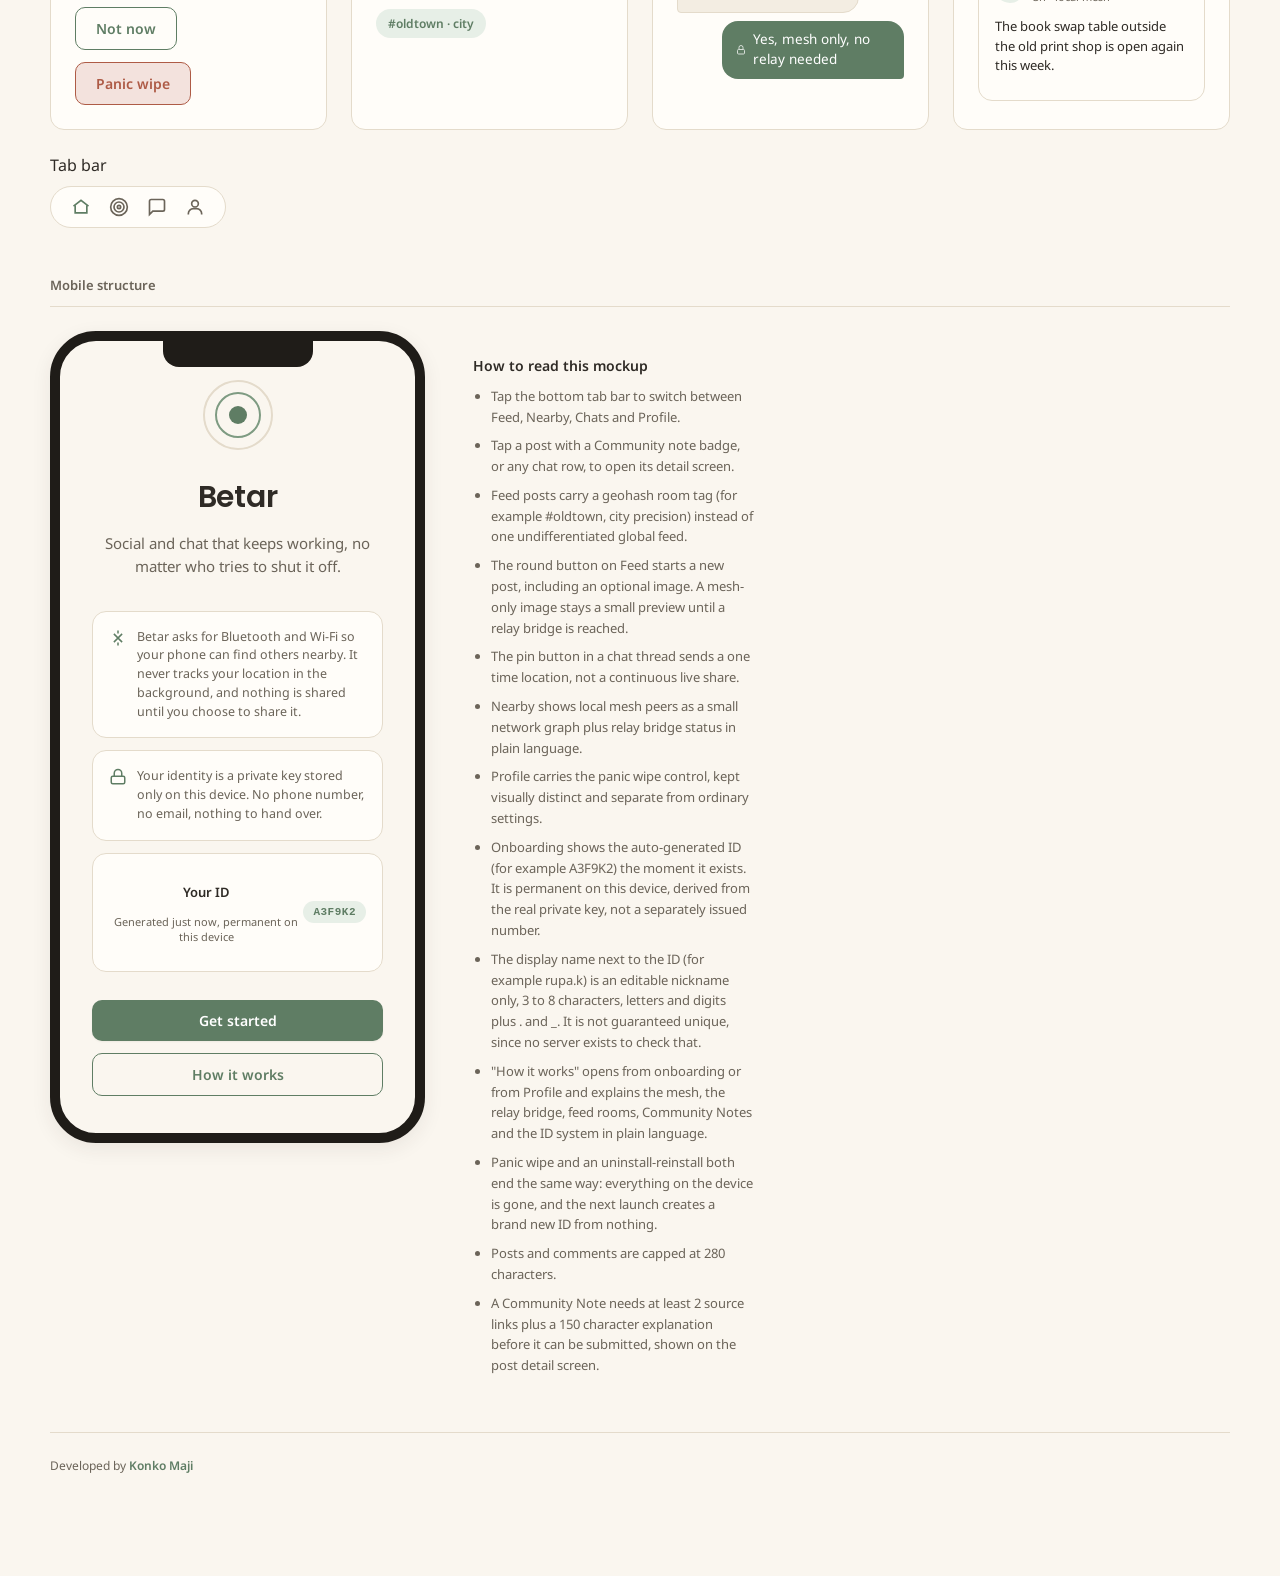
<file: docs/design-concepts/betar-design-D-civic-calm.html>
<!DOCTYPE html>
<html lang="en">
<head>
<meta charset="UTF-8">
<meta name="viewport" content="width=device-width, initial-scale=1.0">
<title>Betar: Civic Calm Design System</title>
<link rel="preconnect" href="https://fonts.googleapis.com">
<link rel="preconnect" href="https://fonts.gstatic.com" crossorigin>
<link href="https://fonts.googleapis.com/css2?family=Noto+Sans:wght@400;500;600;700&family=Poppins:wght@500;600;700&display=swap" rel="stylesheet">
<style>
  :root{
    --cream:#FAF6EF;
    --surface:#FFFDF9;
    --surface-2:#F3EDE2;
    --border:#E4DBCB;
    --ink:#2F2B26;
    --ink-soft:#6B6459;
    --sage:#7E9B82;
    --sage-dark:#5F7D64;
    --sage-tint:#E7EFE7;
    --amber:#C98A4B;
    --amber-tint:#F4E6D4;
    --brick:#AE5B46;
    --brick-tint:#F3E2DD;
    --radius-s:8px;
    --radius-m:14px;
    --radius-l:22px;
    --shadow-1:0 1px 2px rgba(47,43,38,0.06);
    --shadow-2:0 6px 20px rgba(47,43,38,0.08);
    --space-1:4px;
    --space-2:8px;
    --space-3:12px;
    --space-4:16px;
    --space-5:24px;
    --space-6:32px;
    --space-7:48px;
    --ease:cubic-bezier(0.22,1,0.36,1);
  }
  *{box-sizing:border-box;}
  body{
    margin:0;
    font-family:"Noto Sans",-apple-system,"Segoe UI",Roboto,Helvetica,Arial,sans-serif;
    background:var(--cream);
    color:var(--ink);
    padding:var(--space-6) var(--space-5) 100px;
  }
  .wrap{max-width:1180px;margin:0 auto;}
  header.page-head{margin-bottom:var(--space-7);}
  .kicker{
    text-transform:uppercase;
    letter-spacing:0.12em;
    font-size:11px;
    font-weight:600;
    color:var(--sage-dark);
    margin:0 0 var(--space-2) 0;
  }
  h1.title{
    font-size:36px;
    font-weight:600;
    line-height:1.15;
    margin:0 0 var(--space-3) 0;
  }
  .philosophy{
    font-size:17px;
    line-height:1.55;
    color:var(--ink-soft);
    max-width:640px;
    margin:0;
  }
  section.block{margin-bottom:var(--space-7);}
  h2.section-title{
    font-size:13px;
    font-weight:600;
    color:var(--ink-soft);
    border-bottom:1px solid var(--border);
    padding-bottom:var(--space-3);
    margin:0 0 var(--space-5) 0;
  }

  /* color swatches */
  .swatch-grid{display:grid;grid-template-columns:repeat(6,1fr);gap:var(--space-4);}
  .swatch{border-radius:var(--radius-m);overflow:hidden;border:1px solid var(--border);background:var(--surface);}
  .swatch-color{height:72px;}
  .swatch-meta{padding:var(--space-3);}
  .swatch-meta .name{font-size:13px;font-weight:600;margin:0 0 2px 0;}
  .swatch-meta .hex{font-size:11px;color:var(--ink-soft);font-family:ui-monospace,Consolas,monospace;margin:0 0 4px 0;font-variant-numeric:tabular-nums;}
  .swatch-meta .use{font-size:11px;color:var(--ink-soft);line-height:1.4;margin:0;}

  /* type scale */
  .type-row{display:flex;align-items:baseline;gap:var(--space-5);padding:var(--space-4) 0;border-bottom:1px solid var(--border);}
  .type-row:last-child{border-bottom:none;}
  .type-label{width:170px;flex-shrink:0;font-size:11px;color:var(--ink-soft);font-family:ui-monospace,Consolas,monospace;}
  .t-display{font-size:32px;font-weight:600;line-height:1.15;}
  .t-h1{font-size:24px;font-weight:600;line-height:1.25;}
  .t-h2{font-size:19px;font-weight:600;line-height:1.3;}
  .t-body{font-size:15px;font-weight:400;line-height:1.6;}
  .t-small{font-size:13px;font-weight:400;line-height:1.5;color:var(--ink-soft);}
  .t-caption{font-size:11px;font-weight:600;letter-spacing:0.08em;text-transform:uppercase;color:var(--ink-soft);}

  /* spacing scale */
  .space-row{display:flex;align-items:center;gap:var(--space-4);margin-bottom:var(--space-3);}
  .space-box{background:var(--sage);border-radius:4px;}
  .space-tag{font-size:12px;font-family:ui-monospace,Consolas,monospace;color:var(--ink-soft);width:90px;font-variant-numeric:tabular-nums;}

  /* component gallery */
  .gallery{display:grid;grid-template-columns:repeat(4,1fr);gap:var(--space-5);}
  .gallery-card{background:var(--surface);border:1px solid var(--border);border-radius:var(--radius-m);padding:var(--space-5);display:flex;flex-direction:column;align-items:flex-start;gap:var(--space-3);min-height:120px;}
  .gallery-card .cap{font-size:11px;color:var(--ink-soft);font-weight:600;}

  .btn{
    border:none;border-radius:10px;padding:11px 20px;font-size:14px;font-weight:600;
    cursor:pointer;display:inline-flex;align-items:center;gap:6px;font-family:inherit;
    transition:background-color .15s var(--ease),transform .1s var(--ease);
  }
  .btn:active{transform:scale(0.97);}
  .btn-primary{background:var(--sage-dark);color:#fff;box-shadow:var(--shadow-1);}
  .btn-primary:hover{background:#4e6a53;}
  .btn-secondary{background:transparent;color:var(--sage-dark);border:1.5px solid var(--sage-dark);}
  .btn-danger{background:var(--brick-tint);color:var(--brick);border:1.5px solid var(--brick);}

  .input-demo{
    width:100%;border:1.5px solid var(--border);border-radius:var(--radius-s);
    padding:11px 14px;font-size:14px;font-family:inherit;background:var(--surface);color:var(--ink);
  }
  .input-demo::placeholder{color:#AFA796;}

  .chip{
    display:inline-flex;align-items:center;gap:5px;background:var(--sage-tint);color:var(--sage-dark);
    font-size:12px;font-weight:600;padding:6px 12px;border-radius:999px;
  }

  .bubble-pair{display:flex;flex-direction:column;gap:var(--space-2);width:100%;}
  .bubble{max-width:80%;padding:9px 13px;border-radius:16px;font-size:13.5px;line-height:1.45;display:flex;align-items:center;gap:6px;}
  .bubble.sent{align-self:flex-end;background:var(--sage-dark);color:#fff;border-bottom-right-radius:4px;}
  .bubble.received{align-self:flex-start;background:var(--surface-2);color:var(--ink);border:1px solid var(--border);border-bottom-left-radius:4px;}
  .bubble svg{width:12px;height:12px;flex-shrink:0;opacity:0.75;}
  .bubble.location-bubble{flex-direction:column;align-items:stretch;gap:6px;padding:8px;max-width:72%;}
  .loc-ph{width:100%;height:84px;border-radius:8px;background:var(--sage-tint);display:flex;align-items:center;justify-content:center;color:var(--sage-dark);}
  .loc-ph svg{width:22px;height:22px;}
  .loc-title{font-size:12px;font-weight:600;margin:0;padding:0 2px;}
  .loc-sub{font-size:10px;color:var(--ink-soft);margin:0;padding:0 2px;}

  .post-card-demo{width:100%;background:var(--surface);border:1px solid var(--border);border-radius:var(--radius-m);padding:var(--space-4);}
  .post-head{display:flex;align-items:center;gap:8px;margin-bottom:8px;}
  .avatar{width:30px;height:30px;border-radius:50%;background:var(--sage-tint);flex-shrink:0;}
  .post-head .who{font-size:13px;font-weight:600;}
  .post-head .when{font-size:11px;color:var(--ink-soft);}
  .post-body{font-size:13px;line-height:1.5;color:var(--ink);margin-bottom:8px;}

  .tabbar-demo{display:flex;gap:18px;background:var(--surface);border:1px solid var(--border);border-radius:var(--radius-l);padding:10px 20px;}
  .tabbar-demo .ticon{width:20px;height:20px;color:var(--ink-soft);}
  .tabbar-demo .ticon.active{color:var(--sage-dark);}

  /* ===== phone mockup ===== */
  .phone-section{display:flex;gap:var(--space-7);align-items:flex-start;flex-wrap:wrap;}
  .phone-notes{max-width:280px;font-size:13px;line-height:1.6;color:var(--ink-soft);padding-top:var(--space-5);}
  .phone-notes h3{font-size:14px;color:var(--ink);margin:0 0 8px 0;font-weight:600;}
  .phone-notes ul{padding-left:18px;margin:0;}
  .phone-notes li{margin-bottom:8px;}

  .phone{
    width:375px;height:812px;background:var(--cream);border-radius:46px;
    border:10px solid #1F1C18;position:relative;overflow:hidden;box-shadow:var(--shadow-2);flex-shrink:0;
  }
  .phone .notch{
    position:absolute;top:0;left:50%;transform:translateX(-50%);width:150px;height:26px;
    background:#1F1C18;border-radius:0 0 16px 16px;z-index:50;
  }
  .screen{display:none;flex-direction:column;height:100%;opacity:0;transition:opacity .25s var(--ease);}
  .screen.active{display:flex;opacity:1;}
  .screen-top{padding:40px var(--space-4) var(--space-3);background:var(--cream);flex-shrink:0;}
  .screen-top .app-row{display:flex;justify-content:space-between;align-items:center;}
  .screen-top .app-row h2{font-family:"Poppins",sans-serif;}
  .screen-top h2{font-size:20px;font-weight:600;margin:0;}
  .screen-top .sub{font-size:11px;color:var(--ink-soft);margin-top:2px;}
  .screen-body{flex:1;overflow-y:auto;padding:0 var(--space-4) var(--space-4);position:relative;}
  .screen-body::-webkit-scrollbar{display:none;}

  .tabbar{
    display:flex;justify-content:space-around;align-items:center;padding:12px 10px 22px;
    background:var(--surface);border-top:1px solid var(--border);flex-shrink:0;
  }
  .tab-btn{background:none;border:none;display:flex;flex-direction:column;align-items:center;gap:3px;color:var(--ink-soft);cursor:pointer;font-family:inherit;transition:color .15s var(--ease);}
  .tab-btn svg{width:22px;height:22px;}
  .tab-btn span{font-size:10px;font-weight:600;}
  .tab-btn.active{color:var(--sage-dark);}

  .pcard{background:var(--surface);border:1px solid var(--border);border-radius:var(--radius-m);padding:var(--space-4);margin-bottom:var(--space-3);}
  .pcard .post-head{margin-bottom:8px;}
  .pcard .post-body{font-size:13px;line-height:1.5;margin-bottom:10px;}
  .post-image{display:flex;flex-direction:column;gap:6px;margin-bottom:10px;}
  .img-ph{width:100%;height:120px;border-radius:var(--radius-s);background:var(--surface-2);border:1px solid var(--border);display:flex;align-items:center;justify-content:center;color:#AFA796;}
  .img-ph svg{width:28px;height:28px;}
  .img-tag{font-size:10.5px;color:var(--ink-soft);}
  .note-badge{
    display:inline-flex;align-items:center;gap:5px;background:var(--amber-tint);color:#8A5B27;
    font-size:11px;font-weight:600;padding:5px 10px;border-radius:8px;margin-bottom:10px;cursor:pointer;
  }
  .post-actions{display:flex;gap:16px;color:var(--ink-soft);}
  .post-actions .act{display:flex;align-items:center;gap:4px;font-size:11px;font-variant-numeric:tabular-nums;}
  .post-actions svg{width:16px;height:16px;}
  .route-pill{font-size:10px;background:var(--sage-tint);color:var(--sage-dark);padding:3px 8px;border-radius:999px;font-weight:600;margin-left:auto;}

  .mesh-graph{background:var(--surface);border:1px solid var(--border);border-radius:var(--radius-l);padding:var(--space-4);margin-bottom:var(--space-4);}
  .mesh-graph svg{width:100%;height:170px;}
  .status-card{background:var(--surface);border:1px solid var(--border);border-radius:var(--radius-m);padding:var(--space-4);margin-bottom:var(--space-3);display:flex;justify-content:space-between;align-items:center;}
  .status-card .label{font-size:13px;font-weight:600;}
  .status-card .detail{font-size:11px;color:var(--ink-soft);margin-top:2px;}
  .dot{width:8px;height:8px;border-radius:50%;background:var(--sage);display:inline-block;margin-right:6px;}
  .dot.searching{background:var(--amber);}
  .pill{font-size:11px;font-weight:600;padding:5px 10px;border-radius:999px;}
  .pill.connected{background:var(--sage-tint);color:var(--sage-dark);}
  .pill.searching{background:var(--amber-tint);color:#8A5B27;}

  .chat-row{display:flex;align-items:center;gap:10px;padding:10px 0;border-bottom:1px solid var(--border);cursor:pointer;}
  .chat-row .avatar{width:42px;height:42px;}
  .chat-row .meta{flex:1;min-width:0;}
  .chat-row .name-line{display:flex;justify-content:space-between;align-items:baseline;}
  .chat-row .name{font-size:14px;font-weight:600;}
  .chat-row .time{font-size:10px;color:var(--ink-soft);}
  .chat-row .preview{font-size:12px;color:var(--ink-soft);white-space:nowrap;overflow:hidden;text-overflow:ellipsis;display:flex;align-items:center;gap:4px;}
  .chat-row .preview svg{width:11px;height:11px;flex-shrink:0;}
  .unread{width:8px;height:8px;border-radius:50%;background:var(--amber);flex-shrink:0;}

  .thread-header{display:flex;align-items:center;gap:10px;padding:40px var(--space-4) var(--space-3);background:var(--surface);border-bottom:1px solid var(--border);flex-shrink:0;}
  .back-btn{background:none;border:none;cursor:pointer;color:var(--ink);display:flex;}
  .back-btn svg{width:22px;height:22px;}
  .thread-header .tmeta .tname{font-size:14px;font-weight:600;}
  .thread-header .tmeta .tsub{font-size:10px;color:var(--sage-dark);display:flex;align-items:center;gap:3px;}
  .thread-header .tmeta .tsub svg{width:10px;height:10px;}
  .thread-body{flex:1;overflow-y:auto;padding:var(--space-4);display:flex;flex-direction:column;gap:8px;}
  .msg-time{font-size:9px;color:var(--ink-soft);text-align:center;margin:4px 0;}
  .compose-bar{display:flex;gap:8px;padding:10px var(--space-4) 20px;background:var(--surface);border-top:1px solid var(--border);align-items:center;flex-shrink:0;}
  .compose-bar input{flex:1;border:1px solid var(--border);border-radius:999px;padding:9px 14px;font-size:13px;background:var(--cream);}
  .loc-btn{width:36px;height:36px;border-radius:50%;background:var(--surface-2);border:1px solid var(--border);color:var(--ink-soft);display:flex;align-items:center;justify-content:center;cursor:pointer;flex-shrink:0;transition:background-color .15s var(--ease);}
  .loc-btn:hover{background:var(--sage-tint);color:var(--sage-dark);}
  .loc-btn svg{width:16px;height:16px;}
  .send-btn{width:36px;height:36px;border-radius:50%;background:var(--sage-dark);border:none;color:#fff;display:flex;align-items:center;justify-content:center;cursor:pointer;flex-shrink:0;transition:transform .1s var(--ease);}
  .send-btn:active{transform:scale(0.95);}
  .send-btn svg{width:16px;height:16px;}

  .detail-header{display:flex;align-items:center;gap:10px;padding:40px var(--space-4) var(--space-3);background:var(--surface);border-bottom:1px solid var(--border);flex-shrink:0;}
  .note-card{background:var(--amber-tint);border:1px solid #E3C8A2;border-radius:var(--radius-m);padding:var(--space-4);margin-top:var(--space-3);}
  .note-card .note-title{font-size:12px;font-weight:600;color:#8A5B27;margin-bottom:6px;display:flex;align-items:center;gap:5px;}
  .note-card .note-title svg{width:14px;height:14px;}
  .note-card .note-text{font-size:12.5px;line-height:1.5;color:var(--ink);margin-bottom:10px;}
  .note-links{display:flex;flex-direction:column;gap:5px;margin-bottom:10px;}
  .note-link{display:flex;align-items:center;gap:6px;font-size:11px;color:var(--sage-dark);text-decoration:none;}
  .note-link svg{flex-shrink:0;}
  .note-prov{font-size:10.5px;color:var(--ink-soft);margin-bottom:10px;line-height:1.5;font-variant-numeric:tabular-nums;}
  .note-rate{display:flex;gap:8px;}
  .rate-btn{flex:1;border:1px solid var(--border);background:var(--surface);border-radius:8px;padding:7px;font-size:11px;font-weight:600;color:var(--ink-soft);cursor:pointer;text-align:center;transition:background-color .15s var(--ease);}
  .rate-btn:hover{background:var(--surface-2);}
  .explainer{font-size:10.5px;color:var(--ink-soft);line-height:1.5;margin-top:10px;font-style:italic;}

  .safety-card{background:var(--brick-tint);border:1px solid #D9B4A9;border-radius:var(--radius-m);padding:var(--space-4);margin-top:var(--space-5);}
  .safety-card .stitle{font-size:13px;font-weight:600;color:var(--brick);margin-bottom:4px;}
  .safety-card .sdesc{font-size:11.5px;color:var(--ink-soft);line-height:1.5;margin-bottom:12px;}
  .profile-head{text-align:center;padding:var(--space-4) 0;}
  .profile-head .avatar{width:64px;height:64px;margin:0 auto 10px;}
  .profile-head .handle{font-size:16px;font-weight:600;}
  .profile-head .tag2{font-size:11px;color:var(--ink-soft);}

  .fab{
    position:absolute;right:16px;bottom:16px;width:48px;height:48px;border-radius:50%;
    background:var(--sage-dark);color:#fff;border:none;display:flex;align-items:center;justify-content:center;
    cursor:pointer;box-shadow:var(--shadow-2);transition:transform .1s var(--ease);
  }
  .fab:active{transform:scale(0.94);}
  .fab svg{width:22px;height:22px;}

  /* onboarding */
  .onboard{height:100%;display:flex;flex-direction:column;justify-content:center;align-items:center;padding:0 var(--space-6);text-align:center;}
  .onboard-mark{width:72px;height:72px;margin-bottom:var(--space-5);}
  .onboard-word{font-family:"Poppins",sans-serif;font-size:30px;font-weight:600;letter-spacing:-0.01em;margin:0 0 var(--space-3) 0;}
  .onboard-line{font-size:15px;line-height:1.55;color:var(--ink-soft);max-width:280px;margin:0 0 var(--space-6) 0;}
  .onboard-note{display:flex;gap:10px;text-align:left;background:var(--surface);border:1px solid var(--border);border-radius:var(--radius-m);padding:var(--space-4);margin-bottom:var(--space-3);width:100%;max-width:300px;}
  .onboard-note svg{width:18px;height:18px;color:var(--sage-dark);flex-shrink:0;margin-top:1px;}
  .onboard-note p{font-size:12.5px;line-height:1.5;color:var(--ink-soft);margin:0;}
  .onboard-cta{width:100%;max-width:300px;margin-top:var(--space-4);}
  .onboard-cta .btn{width:100%;justify-content:center;}

  /* legal */
  .legal-row{display:flex;justify-content:space-between;align-items:center;gap:10px;padding:14px 0;border-bottom:1px solid var(--border);cursor:pointer;background:none;border-left:none;border-right:none;border-top:none;width:100%;text-align:left;font-family:inherit;}
  .legal-row span{font-size:14px;font-weight:600;color:var(--ink);}
  .legal-row svg{width:16px;height:16px;color:var(--ink-soft);flex-shrink:0;}
  .legal-section{margin-bottom:var(--space-6);}
  .legal-section h3{font-size:15px;font-weight:600;margin:0 0 var(--space-2) 0;}
  .legal-section p{font-size:13px;line-height:1.6;color:var(--ink-soft);margin:0 0 var(--space-2) 0;}
  .legal-section p:last-child{margin-bottom:0;}

  .site-footer{margin-top:var(--space-7);padding-top:var(--space-5);border-top:1px solid var(--border);font-size:12px;color:var(--ink-soft);}
  .site-footer a{color:var(--sage-dark);text-decoration:none;font-weight:600;}
  .site-footer a:hover{text-decoration:underline;}
</style>
</head>
<body>
<div class="wrap">

  <header class="page-head">
    <p class="kicker">Betar · Concept D</p>
    <h1 class="title">Civic Calm</h1>
    <p class="philosophy">A quiet, credible room, not a protest. Betar should feel like a trustworthy civic
      service you'd hand to your parents, not a hacker tool: warm neutrals, soft edges, generous air, and
      transparency placed in the open rather than hidden behind a verdict.</p>
  </header>

  <section class="block">
    <h2 class="section-title">Color</h2>
    <div class="swatch-grid">
      <div class="swatch"><div class="swatch-color" style="background:var(--cream)"></div>
        <div class="swatch-meta"><p class="name">Cream</p><p class="hex">#FAF6EF</p><p class="use">App background, the resting surface.</p></div></div>
      <div class="swatch"><div class="swatch-color" style="background:var(--surface);border-bottom:1px solid var(--border)"></div>
        <div class="swatch-meta"><p class="name">Surface</p><p class="hex">#FFFDF9</p><p class="use">Cards, sheets, elevated content.</p></div></div>
      <div class="swatch"><div class="swatch-color" style="background:var(--sage-dark)"></div>
        <div class="swatch-meta"><p class="name">Sage dark</p><p class="hex">#5F7D64</p><p class="use">Primary action, encrypted state, trust.</p></div></div>
      <div class="swatch"><div class="swatch-color" style="background:var(--sage-tint)"></div>
        <div class="swatch-meta"><p class="name">Sage tint</p><p class="hex">#E7EFE7</p><p class="use">Chips, connected status, soft fills.</p></div></div>
      <div class="swatch"><div class="swatch-color" style="background:var(--amber)"></div>
        <div class="swatch-meta"><p class="name">Amber</p><p class="hex">#C98A4B</p><p class="use">Attention, community notes, unread.</p></div></div>
      <div class="swatch"><div class="swatch-color" style="background:var(--brick)"></div>
        <div class="swatch-meta"><p class="name">Brick</p><p class="hex">#AE5B46</p><p class="use">Destructive, panic wipe, never anything else.</p></div></div>
      <div class="swatch"><div class="swatch-color" style="background:var(--ink)"></div>
        <div class="swatch-meta"><p class="name">Ink</p><p class="hex">#2F2B26</p><p class="use">Primary text.</p></div></div>
      <div class="swatch"><div class="swatch-color" style="background:var(--ink-soft)"></div>
        <div class="swatch-meta"><p class="name">Ink soft</p><p class="hex">#6B6459</p><p class="use">Secondary text, captions, timestamps.</p></div></div>
      <div class="swatch"><div class="swatch-color" style="background:var(--border)"></div>
        <div class="swatch-meta"><p class="name">Border</p><p class="hex">#E4DBCB</p><p class="use">Hairlines, dividers, outlines.</p></div></div>
      <div class="swatch"><div class="swatch-color" style="background:var(--amber-tint)"></div>
        <div class="swatch-meta"><p class="name">Amber tint</p><p class="hex">#F4E6D4</p><p class="use">Community note cards, soft warnings.</p></div></div>
      <div class="swatch"><div class="swatch-color" style="background:var(--surface-2)"></div>
        <div class="swatch-meta"><p class="name">Surface 2</p><p class="hex">#F3EDE2</p><p class="use">Received bubbles, inset panels.</p></div></div>
      <div class="swatch"><div class="swatch-color" style="background:var(--brick-tint)"></div>
        <div class="swatch-meta"><p class="name">Brick tint</p><p class="hex">#F3E2DD</p><p class="use">Safety and danger card backgrounds.</p></div></div>
    </div>
  </section>

  <section class="block">
    <h2 class="section-title">Type scale</h2>
    <div class="type-row"><span class="type-label">Display / 32·600·1.15</span><span class="t-display">Speak freely</span></div>
    <div class="type-row"><span class="type-label">H1 / 24·600·1.25</span><span class="t-h1">Your feed, no servers</span></div>
    <div class="type-row"><span class="type-label">H2 / 19·600·1.3</span><span class="t-h2">Local mesh, 4 peers nearby</span></div>
    <div class="type-row"><span class="type-label">Body / 15·400·1.6</span><span class="t-body">Betar carries messages and posts across Bluetooth mesh and relay bridges, with no central server to switch off.</span></div>
    <div class="type-row"><span class="type-label">Small / 13·400·1.5</span><span class="t-small">Delivered via 2 mesh hops, 14 minutes ago.</span></div>
    <div class="type-row"><span class="type-label">Caption / 11·600·upper</span><span class="t-caption">Encrypted end to end</span></div>
  </section>

  <section class="block">
    <h2 class="section-title">Spacing scale</h2>
    <div class="space-row"><span class="space-tag">4 · space-1</span><div class="space-box" style="width:4px;height:16px;"></div></div>
    <div class="space-row"><span class="space-tag">8 · space-2</span><div class="space-box" style="width:8px;height:16px;"></div></div>
    <div class="space-row"><span class="space-tag">12 · space-3</span><div class="space-box" style="width:12px;height:16px;"></div></div>
    <div class="space-row"><span class="space-tag">16 · space-4</span><div class="space-box" style="width:16px;height:16px;"></div></div>
    <div class="space-row"><span class="space-tag">24 · space-5</span><div class="space-box" style="width:24px;height:16px;"></div></div>
    <div class="space-row"><span class="space-tag">32 · space-6</span><div class="space-box" style="width:32px;height:16px;"></div></div>
    <div class="space-row"><span class="space-tag">48 · space-7</span><div class="space-box" style="width:48px;height:16px;"></div></div>
  </section>

  <section class="block">
    <h2 class="section-title">Components</h2>
    <div class="gallery">
      <div class="gallery-card">
        <span class="cap">Buttons</span>
        <button class="btn btn-primary">Send securely</button>
        <button class="btn btn-secondary">Not now</button>
        <button class="btn btn-danger">Panic wipe</button>
      </div>
      <div class="gallery-card">
        <span class="cap">Input and chip</span>
        <input class="input-demo" placeholder="Write a message">
        <span class="chip">#oldtown · city</span>
      </div>
      <div class="gallery-card">
        <span class="cap">Chat bubbles</span>
        <div class="bubble-pair">
          <div class="bubble received"><svg viewBox="0 0 24 24" fill="none" stroke="currentColor" stroke-width="2"><rect x="5" y="11" width="14" height="9" rx="2"/><path d="M8 11V7a4 4 0 0 1 8 0v4"/></svg>Did you get my note?</div>
          <div class="bubble sent"><svg viewBox="0 0 24 24" fill="none" stroke="currentColor" stroke-width="2"><rect x="5" y="11" width="14" height="9" rx="2"/><path d="M8 11V7a4 4 0 0 1 8 0v4"/></svg>Yes, mesh only, no relay needed</div>
        </div>
      </div>
      <div class="gallery-card">
        <span class="cap">Post card</span>
        <div class="post-card-demo">
          <div class="post-head"><div class="avatar"></div><div><p class="who" style="margin:0;font-size:13px;font-weight:600;">rupa.k</p><p class="when" style="margin:0;font-size:11px;color:var(--ink-soft);">3h · local mesh</p></div></div>
          <p class="post-body">The book swap table outside the old print shop is open again this week.</p>
        </div>
      </div>
    </div>
    <div style="margin-top:var(--space-5);">
      <span class="cap">Tab bar</span>
      <div class="tabbar-demo" style="margin-top:10px;width:fit-content;">
        <svg class="ticon active" viewBox="0 0 24 24" fill="none" stroke="currentColor" stroke-width="2"><path d="M3 11l9-7 9 7"/><path d="M5 10v9h14v-9"/></svg>
        <svg class="ticon" viewBox="0 0 24 24" fill="none" stroke="currentColor" stroke-width="2"><circle cx="12" cy="12" r="2"/><circle cx="12" cy="12" r="6"/><circle cx="12" cy="12" r="10"/></svg>
        <svg class="ticon" viewBox="0 0 24 24" fill="none" stroke="currentColor" stroke-width="2"><path d="M21 15a2 2 0 0 1-2 2H7l-4 4V5a2 2 0 0 1 2-2h14a2 2 0 0 1 2 2z"/></svg>
        <svg class="ticon" viewBox="0 0 24 24" fill="none" stroke="currentColor" stroke-width="2"><circle cx="12" cy="8" r="4"/><path d="M4 21v-1a6 6 0 0 1 6-6h4a6 6 0 0 1 6 6v1"/></svg>
      </div>
    </div>
  </section>

  <section class="block">
    <h2 class="section-title">Mobile structure</h2>
    <div class="phone-section">

      <div class="phone">
        <div class="notch"></div>

        <!-- ONBOARDING -->
        <div class="screen active" id="screen-onboarding">
          <div class="onboard">
            <svg class="onboard-mark" viewBox="0 0 72 72" fill="none">
              <circle cx="36" cy="36" r="34" stroke="var(--border)" stroke-width="2"/>
              <circle cx="36" cy="36" r="22" stroke="var(--sage)" stroke-width="2"/>
              <circle cx="36" cy="36" r="9" fill="var(--sage-dark)"/>
            </svg>
            <p class="onboard-word">Betar</p>
            <p class="onboard-line">Social and chat that keeps working, no matter who tries to shut it off.</p>
            <div class="onboard-note">
              <svg viewBox="0 0 24 24" fill="none" stroke="currentColor" stroke-width="2"><path d="M6.5 6.5l11 11M17.5 6.5l-11 11"/><path d="M12 2v4M12 18v4"/></svg>
              <p>Betar asks for Bluetooth and Wi-Fi so your phone can find others nearby. It never tracks your location in the background, and nothing is shared until you choose to share it.</p>
            </div>
            <div class="onboard-note">
              <svg viewBox="0 0 24 24" fill="none" stroke="currentColor" stroke-width="2"><rect x="3" y="11" width="18" height="10" rx="2"/><path d="M7 11V7a5 5 0 0 1 10 0v4"/></svg>
              <p>Your identity is a private key stored only on this device. No phone number, no email, nothing to hand over.</p>
            </div>
            <div class="status-card" style="width:100%;max-width:300px;box-sizing:border-box;">
              <div><p class="label">Your ID</p><p class="detail">Generated just now, permanent on this device</p></div>
              <span class="pill connected" style="font-family:ui-monospace,Consolas,monospace;letter-spacing:0.5px;">A3F9K2</span>
            </div>
            <div class="onboard-cta">
              <button class="btn btn-primary" onclick="openScreen('feed')">Get started</button>
              <button class="btn btn-secondary" style="width:100%;justify-content:center;margin-top:var(--space-3);" onclick="openGuide('onboarding')">How it works</button>
            </div>
          </div>
        </div>

        <!-- FEED -->
        <div class="screen" id="screen-feed">
          <div class="screen-top">
            <div class="app-row"><h2>Betar</h2><span class="chip">#oldtown · city</span></div>
            <p class="sub">Local mesh connected, 4 peers nearby</p>
          </div>
          <div class="screen-body">
            <div class="pcard">
              <div class="post-head"><div class="avatar"></div><div><p class="who" style="margin:0;font-size:13px;font-weight:600;">arvind.m</p><p class="when" style="margin:0;font-size:11px;color:var(--ink-soft);">11m ago</p></div><span class="route-pill">mesh</span></div>
              <p class="post-body">Extra flyers for Thursday's meeting are at the corner shop, grab a stack if you're passing.</p>
              <div class="post-actions"><span class="act"><svg viewBox="0 0 24 24" fill="none" stroke="currentColor" stroke-width="2"><path d="M20.8 4.6a5.5 5.5 0 0 0-7.8 0L12 5.6l-1-1a5.5 5.5 0 0 0-7.8 7.8l1 1L12 21l7.8-7.6 1-1a5.5 5.5 0 0 0 0-7.8z"/></svg>32</span><span class="act"><svg viewBox="0 0 24 24" fill="none" stroke="currentColor" stroke-width="2"><path d="M21 15a2 2 0 0 1-2 2H7l-4 4V5a2 2 0 0 1 2-2h14a2 2 0 0 1 2 2z"/></svg>6</span></div>
            </div>
            <div class="pcard" onclick="openScreen('detail')" style="cursor:pointer;">
              <div class="post-head"><div class="avatar"></div><div><p class="who" style="margin:0;font-size:13px;font-weight:600;">news.relay</p><p class="when" style="margin:0;font-size:11px;color:var(--ink-soft);">1h ago</p></div><span class="route-pill">relayed · 2 hops</span></div>
              <p class="post-body">Reports say the downtown transit line has been suspended since this morning.</p>
              <div class="note-badge"><svg viewBox="0 0 24 24" width="12" height="12" fill="none" stroke="currentColor" stroke-width="2"><path d="M9 11l3 3L22 4"/><path d="M21 12v7a2 2 0 0 1-2 2H5a2 2 0 0 1-2-2V5a2 2 0 0 1 2-2h11"/></svg>Community note added</div>
              <div class="post-actions"><span class="act"><svg viewBox="0 0 24 24" fill="none" stroke="currentColor" stroke-width="2"><path d="M20.8 4.6a5.5 5.5 0 0 0-7.8 0L12 5.6l-1-1a5.5 5.5 0 0 0-7.8 7.8l1 1L12 21l7.8-7.6 1-1a5.5 5.5 0 0 0 0-7.8z"/></svg>210</span><span class="act"><svg viewBox="0 0 24 24" fill="none" stroke="currentColor" stroke-width="2"><path d="M21 15a2 2 0 0 1-2 2H7l-4 4V5a2 2 0 0 1 2-2h14a2 2 0 0 1 2 2z"/></svg>44</span></div>
            </div>
            <div class="pcard">
              <div class="post-head"><div class="avatar"></div><div><p class="who" style="margin:0;font-size:13px;font-weight:600;">priya.s</p><p class="when" style="margin:0;font-size:11px;color:var(--ink-soft);">4h ago</p></div><span class="route-pill">mesh</span></div>
              <p class="post-body">Mural finished on the old mill wall, come see it before the paint fully cures.</p>
              <div class="post-image">
                <div class="img-ph"><svg viewBox="0 0 24 24" fill="none" stroke="currentColor" stroke-width="1.5"><rect x="3" y="5" width="18" height="14" rx="2"/><circle cx="8.5" cy="10" r="1.5"/><path d="M21 15l-5-5-9 9"/></svg></div>
                <span class="img-tag">Mesh preview · full image loads once a relay is reached</span>
              </div>
              <div class="post-actions"><span class="act"><svg viewBox="0 0 24 24" fill="none" stroke="currentColor" stroke-width="2"><path d="M20.8 4.6a5.5 5.5 0 0 0-7.8 0L12 5.6l-1-1a5.5 5.5 0 0 0-7.8 7.8l1 1L12 21l7.8-7.6 1-1a5.5 5.5 0 0 0 0-7.8z"/></svg>18</span><span class="act"><svg viewBox="0 0 24 24" fill="none" stroke="currentColor" stroke-width="2"><path d="M21 15a2 2 0 0 1-2 2H7l-4 4V5a2 2 0 0 1 2-2h14a2 2 0 0 1 2 2z"/></svg>3</span></div>
            </div>
            <button class="fab" title="New post, attach an image" onclick="openScreen('newpost')"><svg viewBox="0 0 24 24" fill="none" stroke="currentColor" stroke-width="2"><path d="M12 5v14M5 12h14"/></svg></button>
          </div>
          <div class="tabbar">
            <button class="tab-btn active" onclick="setTab(this,'feed')"><svg viewBox="0 0 24 24" fill="none" stroke="currentColor" stroke-width="2"><path d="M3 11l9-7 9 7"/><path d="M5 10v9h14v-9"/></svg><span>Feed</span></button>
            <button class="tab-btn" onclick="setTab(this,'nearby')"><svg viewBox="0 0 24 24" fill="none" stroke="currentColor" stroke-width="2"><circle cx="12" cy="12" r="2"/><circle cx="12" cy="12" r="6"/><circle cx="12" cy="12" r="10"/></svg><span>Nearby</span></button>
            <button class="tab-btn" onclick="setTab(this,'chats')"><svg viewBox="0 0 24 24" fill="none" stroke="currentColor" stroke-width="2"><path d="M21 15a2 2 0 0 1-2 2H7l-4 4V5a2 2 0 0 1 2-2h14a2 2 0 0 1 2 2z"/></svg><span>Chats</span></button>
            <button class="tab-btn" onclick="setTab(this,'profile')"><svg viewBox="0 0 24 24" fill="none" stroke="currentColor" stroke-width="2"><circle cx="12" cy="8" r="4"/><path d="M4 21v-1a6 6 0 0 1 6-6h4a6 6 0 0 1 6 6v1"/></svg><span>Profile</span></button>
          </div>
        </div>

        <!-- NEARBY -->
        <div class="screen" id="screen-nearby">
          <div class="screen-top"><h2>Nearby</h2><p class="sub">What's carrying your messages right now</p></div>
          <div class="screen-body">
            <div class="mesh-graph">
              <svg viewBox="0 0 300 170">
                <line x1="150" y1="85" x2="80" y2="40" stroke="#C9BFA8" stroke-width="2"/>
                <line x1="150" y1="85" x2="230" y2="35" stroke="#C9BFA8" stroke-width="2"/>
                <line x1="150" y1="85" x2="70" y2="130" stroke="#C9BFA8" stroke-width="2"/>
                <line x1="150" y1="85" x2="235" y2="135" stroke="#C9BFA8" stroke-width="2"/>
                <circle cx="150" cy="85" r="20" fill="#5F7D64"/>
                <text x="150" y="89" font-size="10" fill="white" text-anchor="middle" font-weight="600">You</text>
                <circle cx="80" cy="40" r="13" fill="#E7EFE7" stroke="#5F7D64" stroke-width="1.5"/>
                <circle cx="230" cy="35" r="13" fill="#E7EFE7" stroke="#5F7D64" stroke-width="1.5"/>
                <circle cx="70" cy="130" r="13" fill="#E7EFE7" stroke="#5F7D64" stroke-width="1.5"/>
                <circle cx="235" cy="135" r="13" fill="#E7EFE7" stroke="#5F7D64" stroke-width="1.5"/>
                <text x="80" y="20" font-size="9" fill="#6B6459" text-anchor="middle">1 hop</text>
                <text x="230" y="18" font-size="9" fill="#6B6459" text-anchor="middle">1 hop</text>
                <text x="70" y="152" font-size="9" fill="#6B6459" text-anchor="middle">2 hop</text>
                <text x="235" y="155" font-size="9" fill="#6B6459" text-anchor="middle">1 hop</text>
              </svg>
            </div>
            <div class="status-card"><div><p class="label"><span class="dot"></span>Local mesh</p><p class="detail">4 peers in range, Bluetooth and Wi-Fi Direct</p></div><span class="pill connected">Connected</span></div>
            <div class="status-card"><div><p class="label"><span class="dot"></span>Relay bridge</p><p class="detail">Reaching peers beyond mesh range via 1 relay</p></div><span class="pill connected">Online</span></div>
            <div class="status-card"><div><p class="label"><span class="dot searching"></span>Searching</p><p class="detail">Looking for peers near the east gate</p></div><span class="pill searching">Scanning</span></div>
          </div>
          <div class="tabbar">
            <button class="tab-btn" onclick="setTab(this,'feed')"><svg viewBox="0 0 24 24" fill="none" stroke="currentColor" stroke-width="2"><path d="M3 11l9-7 9 7"/><path d="M5 10v9h14v-9"/></svg><span>Feed</span></button>
            <button class="tab-btn active" onclick="setTab(this,'nearby')"><svg viewBox="0 0 24 24" fill="none" stroke="currentColor" stroke-width="2"><circle cx="12" cy="12" r="2"/><circle cx="12" cy="12" r="6"/><circle cx="12" cy="12" r="10"/></svg><span>Nearby</span></button>
            <button class="tab-btn" onclick="setTab(this,'chats')"><svg viewBox="0 0 24 24" fill="none" stroke="currentColor" stroke-width="2"><path d="M21 15a2 2 0 0 1-2 2H7l-4 4V5a2 2 0 0 1 2-2h14a2 2 0 0 1 2 2z"/></svg><span>Chats</span></button>
            <button class="tab-btn" onclick="setTab(this,'profile')"><svg viewBox="0 0 24 24" fill="none" stroke="currentColor" stroke-width="2"><circle cx="12" cy="8" r="4"/><path d="M4 21v-1a6 6 0 0 1 6-6h4a6 6 0 0 1 6 6v1"/></svg><span>Profile</span></button>
          </div>
        </div>

        <!-- CHATS -->
        <div class="screen" id="screen-chats">
          <div class="screen-top"><h2>Chats</h2><p class="sub">All encrypted end to end</p></div>
          <div class="screen-body">
            <div class="chat-row" onclick="openScreen('thread')">
              <div class="avatar"></div>
              <div class="meta"><div class="name-line"><span class="name">arvind.m</span><span class="time">2m</span></div><p class="preview"><svg viewBox="0 0 24 24" fill="none" stroke="currentColor" stroke-width="2"><rect x="5" y="11" width="14" height="9" rx="2"/><path d="M8 11V7a4 4 0 0 1 8 0v4"/></svg>Bring the spare battery pack, mine's nearly out</p></div>
              <div class="unread"></div>
            </div>
            <div class="chat-row" onclick="openScreen('thread')">
              <div class="avatar"></div>
              <div class="meta"><div class="name-line"><span class="name">study circle</span><span class="time">41m</span></div><p class="preview"><svg viewBox="0 0 24 24" fill="none" stroke="currentColor" stroke-width="2"><rect x="5" y="11" width="14" height="9" rx="2"/><path d="M8 11V7a4 4 0 0 1 8 0v4"/></svg>priya.s: see you at 6</p></div>
            </div>
            <div class="chat-row" onclick="openScreen('thread')">
              <div class="avatar"></div>
              <div class="meta"><div class="name-line"><span class="name">rupa.k</span><span class="time">3h</span></div><p class="preview"><svg viewBox="0 0 24 24" fill="none" stroke="currentColor" stroke-width="2"><rect x="5" y="11" width="14" height="9" rx="2"/><path d="M8 11V7a4 4 0 0 1 8 0v4"/></svg>Got it, thank you</p></div>
            </div>
            <button class="fab" title="New chat, group or channel" onclick="openScreen('newchat')"><svg viewBox="0 0 24 24" fill="none" stroke="currentColor" stroke-width="2"><path d="M12 5v14M5 12h14"/></svg></button>
          </div>
          <div class="tabbar">
            <button class="tab-btn" onclick="setTab(this,'feed')"><svg viewBox="0 0 24 24" fill="none" stroke="currentColor" stroke-width="2"><path d="M3 11l9-7 9 7"/><path d="M5 10v9h14v-9"/></svg><span>Feed</span></button>
            <button class="tab-btn" onclick="setTab(this,'nearby')"><svg viewBox="0 0 24 24" fill="none" stroke="currentColor" stroke-width="2"><circle cx="12" cy="12" r="2"/><circle cx="12" cy="12" r="6"/><circle cx="12" cy="12" r="10"/></svg><span>Nearby</span></button>
            <button class="tab-btn active" onclick="setTab(this,'chats')"><svg viewBox="0 0 24 24" fill="none" stroke="currentColor" stroke-width="2"><path d="M21 15a2 2 0 0 1-2 2H7l-4 4V5a2 2 0 0 1 2-2h14a2 2 0 0 1 2 2z"/></svg><span>Chats</span></button>
            <button class="tab-btn" onclick="setTab(this,'profile')"><svg viewBox="0 0 24 24" fill="none" stroke="currentColor" stroke-width="2"><circle cx="12" cy="8" r="4"/><path d="M4 21v-1a6 6 0 0 1 6-6h4a6 6 0 0 1 6 6v1"/></svg><span>Profile</span></button>
          </div>
        </div>

        <!-- CHAT THREAD (overlay) -->
        <div class="screen" id="screen-thread">
          <div class="thread-header">
            <button class="back-btn" onclick="openScreen('chats')"><svg viewBox="0 0 24 24" fill="none" stroke="currentColor" stroke-width="2"><path d="M15 18l-6-6 6-6"/></svg></button>
            <div class="avatar" style="width:34px;height:34px;"></div>
            <div class="tmeta"><p class="tname" style="margin:0;">arvind.m</p><p class="tsub" style="margin:0;"><svg viewBox="0 0 24 24" fill="none" stroke="currentColor" stroke-width="2"><rect x="5" y="11" width="14" height="9" rx="2"/><path d="M8 11V7a4 4 0 0 1 8 0v4"/></svg>Encrypted · mesh + relay</p></div>
          </div>
          <div class="thread-body">
            <p class="msg-time">Today, 7:40 PM</p>
            <div class="bubble-pair"><div class="bubble received">Bring the spare battery pack, mine's nearly out.</div></div>
            <div class="bubble-pair"><div class="bubble sent">Got it, grabbing one now.</div></div>
            <div class="bubble-pair">
              <div class="bubble received location-bubble">
                <div class="loc-ph"><svg viewBox="0 0 24 24" fill="none" stroke="currentColor" stroke-width="1.5"><path d="M12 21s-7-6.2-7-11a7 7 0 1 1 14 0c0 4.8-7 11-7 11z"/><circle cx="12" cy="10" r="2.5"/></svg></div>
                <p class="loc-title">Shared location</p>
                <p class="loc-sub">One time, not live · 2 minutes ago</p>
              </div>
            </div>
            <div class="bubble-pair"><div class="bubble sent">See you at six then.</div></div>
          </div>
          <div class="compose-bar">
            <button class="loc-btn" title="Share location once, not live"><svg viewBox="0 0 24 24" fill="none" stroke="currentColor" stroke-width="2"><path d="M12 21s-7-6.2-7-11a7 7 0 1 1 14 0c0 4.8-7 11-7 11z"/><circle cx="12" cy="10" r="2.5"/></svg></button>
            <input placeholder="Message">
            <button class="send-btn"><svg viewBox="0 0 24 24" fill="none" stroke="white" stroke-width="2"><path d="M22 2L11 13"/><path d="M22 2l-7 20-4-9-9-4z"/></svg></button>
          </div>
        </div>

        <!-- POST DETAIL (overlay) -->
        <div class="screen" id="screen-detail">
          <div class="detail-header">
            <button class="back-btn" onclick="openScreen('feed')"><svg viewBox="0 0 24 24" fill="none" stroke="currentColor" stroke-width="2"><path d="M15 18l-6-6 6-6"/></svg></button>
            <p style="font-size:14px;font-weight:600;margin:0;">Post</p>
          </div>
          <div class="screen-body" style="padding-top:var(--space-4);">
            <div class="post-head"><div class="avatar"></div><div><p class="who" style="margin:0;font-size:13px;font-weight:600;">news.relay</p><p class="when" style="margin:0;font-size:11px;color:var(--ink-soft);">1h ago · relayed, 2 hops</p></div></div>
            <p class="post-body" style="font-size:14px;">Reports say the downtown transit line has been suspended since this morning.</p>
            <div class="note-card">
              <p class="note-title"><svg viewBox="0 0 24 24" fill="none" stroke="currentColor" stroke-width="2"><path d="M9 11l3 3L22 4"/><path d="M21 12v7a2 2 0 0 1-2 2H5a2 2 0 0 1-2-2V5a2 2 0 0 1 2-2h11"/></svg>Community note</p>
              <p class="note-text">Transit authority confirms only one line paused for maintenance, not the full network. Full service resumes by evening per the operator's own statement.</p>
              <div class="note-links">
                <a href="#" class="note-link"><svg viewBox="0 0 24 24" width="12" height="12" fill="none" stroke="currentColor" stroke-width="2"><path d="M10 13a5 5 0 0 0 7.5.5l2-2a5 5 0 0 0-7-7l-1.5 1.5"/><path d="M14 11a5 5 0 0 0-7.5-.5l-2 2a5 5 0 0 0 7 7l1.5-1.5"/></svg>citytransit.gov/alerts</a>
                <a href="#" class="note-link"><svg viewBox="0 0 24 24" width="12" height="12" fill="none" stroke="currentColor" stroke-width="2"><path d="M10 13a5 5 0 0 0 7.5.5l2-2a5 5 0 0 0-7-7l-1.5 1.5"/><path d="M14 11a5 5 0 0 0-7.5-.5l-2 2a5 5 0 0 0 7 7l1.5-1.5"/></svg>localnews.example/transit-update</a>
              </div>
              <p class="note-prov">Added by 3 contributors · rated helpful by 214 readers, not helpful by 12</p>
              <div class="note-rate"><button class="rate-btn">Helpful</button><button class="rate-btn">Not helpful</button></div>
              <p class="explainer">No single moderator wrote this verdict. Visibility runs on a public scoring rule anyone can read and recompute. Every note needs at least 2 source links and a 150 character explanation before it can be submitted.</p>
            </div>
          </div>
        </div>

        <!-- PROFILE -->
        <div class="screen" id="screen-profile">
          <div class="screen-top"><h2>Profile</h2><p class="sub">Your device, your keys, your mesh</p></div>
          <div class="screen-body">
            <div class="profile-head">
              <div class="avatar"></div>
              <div style="display:flex;align-items:center;gap:6px;">
                <p class="handle">rupa.k</p>
                <button aria-label="Edit username" style="background:none;border:none;padding:2px;cursor:pointer;color:var(--ink-soft);"><svg viewBox="0 0 24 24" width="14" height="14" fill="none" stroke="currentColor" stroke-width="2"><path d="M12 20h9"/><path d="M16.5 3.5a2.1 2.1 0 0 1 3 3L7 19l-4 1 1-4Z"/></svg></button>
              </div>
              <p class="tag2" style="font-family:ui-monospace,Consolas,monospace;">ID A3F9K2 &middot; permanent on this device</p>
              <p class="tag2">No phone number, no email, key-based identity</p>
            </div>
            <div class="status-card"><div><p class="label"><span class="dot"></span>Local mesh</p><p class="detail">4 peers in range</p></div><span class="pill connected">Active</span></div>
            <div class="status-card"><div><p class="label"><span class="dot"></span>Relay bridge</p><p class="detail">Connected via 1 relay</p></div><span class="pill connected">Online</span></div>
            <div class="safety-card">
              <p class="stitle">Panic wipe</p>
              <p class="sdesc">Instantly erases every message, post and key on this device and permanently retires ID A3F9K2. Reopening Betar afterward creates a brand new ID from nothing. Cannot be undone, and nothing is sent anywhere first.</p>
              <button class="btn btn-danger" style="width:100%;justify-content:center;">Wipe this device now</button>
            </div>
            <button class="legal-row" onclick="openGuide('profile')" style="margin-top:var(--space-5);">
              <span>How Betar works</span>
              <svg viewBox="0 0 24 24" fill="none" stroke="currentColor" stroke-width="2"><path d="M9 18l6-6-6-6"/></svg>
            </button>
            <button class="legal-row" onclick="openScreen('legal')">
              <span>Legal and policies</span>
              <svg viewBox="0 0 24 24" fill="none" stroke="currentColor" stroke-width="2"><path d="M9 18l6-6-6-6"/></svg>
            </button>
            <button class="legal-row" onclick="openScreen('about')">
              <span>About Betar</span>
              <svg viewBox="0 0 24 24" fill="none" stroke="currentColor" stroke-width="2"><path d="M9 18l6-6-6-6"/></svg>
            </button>
          </div>
          <div class="tabbar">
            <button class="tab-btn" onclick="setTab(this,'feed')"><svg viewBox="0 0 24 24" fill="none" stroke="currentColor" stroke-width="2"><path d="M3 11l9-7 9 7"/><path d="M5 10v9h14v-9"/></svg><span>Feed</span></button>
            <button class="tab-btn" onclick="setTab(this,'nearby')"><svg viewBox="0 0 24 24" fill="none" stroke="currentColor" stroke-width="2"><circle cx="12" cy="12" r="2"/><circle cx="12" cy="12" r="6"/><circle cx="12" cy="12" r="10"/></svg><span>Nearby</span></button>
            <button class="tab-btn" onclick="setTab(this,'chats')"><svg viewBox="0 0 24 24" fill="none" stroke="currentColor" stroke-width="2"><path d="M21 15a2 2 0 0 1-2 2H7l-4 4V5a2 2 0 0 1 2-2h14a2 2 0 0 1 2 2z"/></svg><span>Chats</span></button>
            <button class="tab-btn active" onclick="setTab(this,'profile')"><svg viewBox="0 0 24 24" fill="none" stroke="currentColor" stroke-width="2"><circle cx="12" cy="8" r="4"/><path d="M4 21v-1a6 6 0 0 1 6-6h4a6 6 0 0 1 6 6v1"/></svg><span>Profile</span></button>
          </div>
        </div>

        <!-- LEGAL (overlay) -->
        <div class="screen" id="screen-legal">
          <div class="detail-header">
            <button class="back-btn" onclick="openScreen('profile')"><svg viewBox="0 0 24 24" fill="none" stroke="currentColor" stroke-width="2"><path d="M15 18l-6-6 6-6"/></svg></button>
            <p style="font-size:14px;font-weight:600;margin:0;">Legal and policies</p>
          </div>
          <div class="screen-body" style="padding-top:var(--space-4);">
            <div class="legal-section">
              <h3>Privacy</h3>
              <p>Betar never asks for a phone number or an email address. There is no server, so there are no server logs of who you talked to or what you posted.</p>
              <p>Location is only ever shared when you tap the share button in a chat, once, for that message alone.</p>
            </div>
            <div class="legal-section">
              <h3>Terms</h3>
              <p>Betar is free and open source, licensed under AGPL-3.0. Anyone can read the code, change it, or run their own version.</p>
              <p>There is no company behind this app and no account to agree to a contract with. Using Betar means agreeing to carry and relay other people's encrypted messages as part of the mesh.</p>
            </div>
            <div class="legal-section">
              <h3>Content policy</h3>
              <p>No one, including the people who built Betar, can delete a post or message once it has spread across the mesh or the relay network. There is no server to remove it from.</p>
              <p>Each person's own app can locally hide or warn on content flagged through Community Notes. This runs on your device only and never removes anything for anyone else.</p>
            </div>
          </div>
        </div>

        <!-- GUIDE (overlay) -->
        <div class="screen" id="screen-guide">
          <div class="detail-header">
            <button class="back-btn" onclick="closeGuide()"><svg viewBox="0 0 24 24" fill="none" stroke="currentColor" stroke-width="2"><path d="M15 18l-6-6 6-6"/></svg></button>
            <p style="font-size:14px;font-weight:600;margin:0;">How Betar works</p>
          </div>
          <div class="screen-body" style="padding-top:var(--space-4);">
            <div class="legal-section">
              <h3>Local mesh</h3>
              <p>Your phone talks directly to nearby phones over Bluetooth and Wi-Fi. No internet needed. Messages hop from phone to phone to reach further than your own radio range.</p>
            </div>
            <div class="legal-section">
              <h3>Relay bridge</h3>
              <p>The moment any one phone nearby reaches the internet, even briefly, it bridges everything to the open relay network and back. You never need your own internet, only someone near you, eventually, does.</p>
            </div>
            <div class="legal-section">
              <h3>Feed rooms</h3>
              <p>Posts live in location-scoped rooms, for example #oldtown or #citycenter, not one giant global feed. Chronological only. Nothing is ranked or boosted by an algorithm.</p>
            </div>
            <div class="legal-section">
              <h3>Community notes</h3>
              <p>Anyone can attach a note to a post. A public, shared scoring method decides which notes rise, not a moderator team, so no single person decides what counts as true.</p>
            </div>
            <div class="legal-section">
              <h3>Your ID</h3>
              <p>A short code like A3F9K2, generated from your device's private key the first time you open Betar. It cannot be changed, and it is not tied to your name, phone number or email.</p>
              <p>You can also set a display name in Profile, 3 to 8 characters, letters and digits plus . and _ only. It is a nickname only, shown next to your ID, and is not guaranteed to be unique to you.</p>
            </div>
            <div class="legal-section">
              <h3>Panic wipe</h3>
              <p>Erases everything on this device and retires your ID for good. Opening Betar again after that starts over completely, with a brand new ID. The same thing happens if you uninstall and reinstall the app.</p>
            </div>
          </div>
        </div>

        <!-- ABOUT (overlay) -->
        <div class="screen" id="screen-about">
          <div class="detail-header">
            <button class="back-btn" onclick="openScreen('profile')"><svg viewBox="0 0 24 24" fill="none" stroke="currentColor" stroke-width="2"><path d="M15 18l-6-6 6-6"/></svg></button>
            <p style="font-size:14px;font-weight:600;margin:0;">About Betar</p>
          </div>
          <div class="screen-body" style="padding-top:var(--space-4);">
            <div class="legal-section" style="text-align:center;">
              <svg width="48" height="48" viewBox="0 0 72 72" fill="none" style="margin-bottom:var(--space-3);">
                <circle cx="36" cy="36" r="34" stroke="var(--border)" stroke-width="2"/>
                <circle cx="36" cy="36" r="22" stroke="var(--sage)" stroke-width="2"/>
                <circle cx="36" cy="36" r="9" fill="var(--sage-dark)"/>
              </svg>
              <p style="font-family:'Poppins',sans-serif;font-size:18px;font-weight:600;margin:0 0 2px 0;">Betar</p>
              <p class="note-prov" style="margin:0;">Version 0.2.0 &middot; build 2026-10-31</p>
            </div>
            <div class="legal-section">
              <h3>Free and open source</h3>
              <p>Licensed AGPL-3.0-or-later. The full source, every commit, and the build instructions are public.</p>
            </div>
            <button class="legal-row"><span>Changelog</span><svg viewBox="0 0 24 24" fill="none" stroke="currentColor" stroke-width="2"><path d="M9 18l6-6-6-6"/></svg></button>
            <button class="legal-row"><span>Source code</span><svg viewBox="0 0 24 24" fill="none" stroke="currentColor" stroke-width="2"><path d="M9 18l6-6-6-6"/></svg></button>
            <button class="legal-row"><span>Open-source licenses</span><svg viewBox="0 0 24 24" fill="none" stroke="currentColor" stroke-width="2"><path d="M9 18l6-6-6-6"/></svg></button>
            <button class="legal-row"><span>Report a security issue</span><svg viewBox="0 0 24 24" fill="none" stroke="currentColor" stroke-width="2"><path d="M9 18l6-6-6-6"/></svg></button>
            <div class="legal-section" style="margin-top:var(--space-5);">
              <p class="note-prov" style="margin:0;">Developed by Konko Maji</p>
            </div>
          </div>
        </div>

        <!-- NEW POST (overlay) -->
        <div class="screen" id="screen-newpost">
          <div class="detail-header">
            <button class="back-btn" onclick="openScreen('feed')"><svg viewBox="0 0 24 24" fill="none" stroke="currentColor" stroke-width="2"><path d="M15 18l-6-6 6-6"/></svg></button>
            <p style="font-size:14px;font-weight:600;margin:0;">New post</p>
          </div>
          <div class="screen-body" style="padding-top:var(--space-4);">
            <p class="note-prov" style="margin-bottom:var(--space-2);">Posting to</p>
            <div class="tags" style="display:flex;gap:6px;margin-bottom:var(--space-4);">
              <span class="chip" style="background:var(--sage-dark);color:#fff;">#oldtown &middot; block</span>
              <span class="chip">#citycenter &middot; city</span>
              <span class="chip">#region</span>
            </div>
            <textarea placeholder="What's happening" style="width:100%;min-height:96px;padding:11px 14px;font-size:14px;font-family:inherit;background:var(--surface);color:var(--ink);border:1px solid var(--border);border-radius:var(--radius-s);resize:none;">Extra flyers for Thursday's meeting are at the corner shop, grab a stack if you're passing.</textarea>
            <p class="note-prov" style="text-align:right;margin-top:4px;">92 / 280</p>
            <button class="legal-row" style="margin-top:var(--space-3);">
              <span>Attach an image</span>
              <svg viewBox="0 0 24 24" fill="none" stroke="currentColor" stroke-width="2"><path d="M21 15a2 2 0 0 1-2 2H7l-4 4V5a2 2 0 0 1 2-2h14a2 2 0 0 1 2 2z"/></svg>
            </button>
            <p class="explainer" style="margin:var(--space-2) 0 var(--space-5);">An attached image sends as a small preview over the mesh. Full resolution reaches people once a relay bridge is reached, yours or theirs.</p>
            <button class="btn btn-primary" style="width:100%;justify-content:center;">Post</button>
          </div>
        </div>

        <!-- NEW CHAT (overlay) -->
        <div class="screen" id="screen-newchat">
          <div class="detail-header">
            <button class="back-btn" onclick="openScreen('chats')"><svg viewBox="0 0 24 24" fill="none" stroke="currentColor" stroke-width="2"><path d="M15 18l-6-6 6-6"/></svg></button>
            <p style="font-size:14px;font-weight:600;margin:0;">New chat</p>
          </div>
          <div class="screen-body" style="padding-top:var(--space-4);">
            <button class="legal-row" onclick="openScreen('qr')">
              <span>Add a contact with a QR code</span>
              <svg viewBox="0 0 24 24" fill="none" stroke="currentColor" stroke-width="2"><path d="M9 18l6-6-6-6"/></svg>
            </button>
            <button class="legal-row" onclick="openScreen('newgroup')">
              <span>Create a group</span>
              <svg viewBox="0 0 24 24" fill="none" stroke="currentColor" stroke-width="2"><path d="M9 18l6-6-6-6"/></svg>
            </button>
            <button class="legal-row" onclick="openScreen('newchannel')">
              <span>Create or join a channel</span>
              <svg viewBox="0 0 24 24" fill="none" stroke="currentColor" stroke-width="2"><path d="M9 18l6-6-6-6"/></svg>
            </button>
          </div>
        </div>

        <!-- QR ADD CONTACT (overlay) -->
        <div class="screen" id="screen-qr">
          <div class="detail-header">
            <button class="back-btn" onclick="openScreen('newchat')"><svg viewBox="0 0 24 24" fill="none" stroke="currentColor" stroke-width="2"><path d="M15 18l-6-6 6-6"/></svg></button>
            <p style="font-size:14px;font-weight:600;margin:0;">Add a contact</p>
          </div>
          <div class="screen-body" style="padding-top:var(--space-4);text-align:center;">
            <p class="note-prov" style="margin-bottom:var(--space-3);">Your code, for them to scan</p>
            <div style="width:160px;height:160px;margin:0 auto var(--space-4);background:var(--surface);border:1px solid var(--border);border-radius:var(--radius-m);display:flex;align-items:center;justify-content:center;">
              <svg width="120" height="120" viewBox="0 0 120 120" fill="none">
                <rect x="4" y="4" width="34" height="34" rx="3" stroke="var(--ink)" stroke-width="5"/>
                <rect x="82" y="4" width="34" height="34" rx="3" stroke="var(--ink)" stroke-width="5"/>
                <rect x="4" y="82" width="34" height="34" rx="3" stroke="var(--ink)" stroke-width="5"/>
                <rect x="50" y="4" width="10" height="10" fill="var(--ink)"/>
                <rect x="66" y="20" width="10" height="10" fill="var(--ink)"/>
                <rect x="50" y="36" width="10" height="10" fill="var(--ink)"/>
                <rect x="50" y="66" width="10" height="10" fill="var(--ink)"/>
                <rect x="66" y="82" width="10" height="10" fill="var(--ink)"/>
                <rect x="82" y="66" width="10" height="10" fill="var(--ink)"/>
                <rect x="98" y="98" width="18" height="18" fill="var(--ink)"/>
              </svg>
            </div>
            <p class="note-prov" style="font-family:ui-monospace,Consolas,monospace;margin-bottom:var(--space-5);">ID A3F9K2</p>
            <button class="btn btn-primary" style="width:100%;justify-content:center;margin-bottom:var(--space-3);">
              <svg viewBox="0 0 24 24" width="16" height="16" fill="none" stroke="currentColor" stroke-width="2"><path d="M3 7V5a2 2 0 0 1 2-2h2M17 3h2a2 2 0 0 1 2 2v2M21 17v2a2 2 0 0 1-2 2h-2M7 21H5a2 2 0 0 1-2-2v-2"/><rect x="7" y="7" width="10" height="10" rx="1"/></svg>
              Scan their code
            </button>
            <p class="note-prov" style="margin-bottom:var(--space-2);">Or enter their ID by hand</p>
            <input placeholder="6 character ID" style="width:100%;padding:11px 14px;font-size:14px;font-family:inherit;background:var(--surface);color:var(--ink);border:1px solid var(--border);border-radius:var(--radius-s);margin-bottom:var(--space-3);">
            <button class="btn btn-secondary" style="width:100%;justify-content:center;">Add contact</button>
            <p class="explainer" style="margin-top:var(--space-4);">Scanning in person confirms you are talking to the right key, not an impersonator. This is the same safety-number check other encrypted apps use, just read by camera instead of typed out.</p>
          </div>
        </div>

        <!-- NEW GROUP (overlay) -->
        <div class="screen" id="screen-newgroup">
          <div class="detail-header">
            <button class="back-btn" onclick="openScreen('newchat')"><svg viewBox="0 0 24 24" fill="none" stroke="currentColor" stroke-width="2"><path d="M15 18l-6-6 6-6"/></svg></button>
            <p style="font-size:14px;font-weight:600;margin:0;">Create a group</p>
          </div>
          <div class="screen-body" style="padding-top:var(--space-4);">
            <p class="note-prov" style="margin-bottom:var(--space-2);">Group name</p>
            <input placeholder="For example, study circle" style="width:100%;padding:11px 14px;font-size:14px;font-family:inherit;background:var(--surface);color:var(--ink);border:1px solid var(--border);border-radius:var(--radius-s);margin-bottom:var(--space-4);">
            <p class="note-prov" style="margin-bottom:var(--space-2);">Members</p>
            <div class="chat-row"><div class="avatar"></div><div class="meta"><p class="name" style="margin:0;">rupa.k</p></div></div>
            <div class="chat-row"><div class="avatar"></div><div class="meta"><p class="name" style="margin:0;">arvind.m</p></div></div>
            <button class="legal-row" onclick="openScreen('qr')">
              <span>Add a member with a QR code</span>
              <svg viewBox="0 0 24 24" fill="none" stroke="currentColor" stroke-width="2"><path d="M9 18l6-6-6-6"/></svg>
            </button>
            <button class="btn btn-primary" style="width:100%;justify-content:center;margin-top:var(--space-5);">Create group</button>
            <p class="explainer" style="margin-top:var(--space-3);">Every member's device holds the group key. There is no group owner's server to lose or hand over.</p>
          </div>
        </div>

        <!-- NEW CHANNEL (overlay) -->
        <div class="screen" id="screen-newchannel">
          <div class="detail-header">
            <button class="back-btn" onclick="openScreen('newchat')"><svg viewBox="0 0 24 24" fill="none" stroke="currentColor" stroke-width="2"><path d="M15 18l-6-6 6-6"/></svg></button>
            <p style="font-size:14px;font-weight:600;margin:0;">Create or join a channel</p>
          </div>
          <div class="screen-body" style="padding-top:var(--space-4);">
            <p class="note-prov" style="margin-bottom:var(--space-2);">Channel name</p>
            <input placeholder="For example, northside-watch" style="width:100%;padding:11px 14px;font-size:14px;font-family:inherit;background:var(--surface);color:var(--ink);border:1px solid var(--border);border-radius:var(--radius-s);margin-bottom:var(--space-4);">
            <p class="note-prov" style="margin-bottom:var(--space-2);">Passphrase</p>
            <input type="password" placeholder="Shared with whoever should join" style="width:100%;padding:11px 14px;font-size:14px;font-family:inherit;background:var(--surface);color:var(--ink);border:1px solid var(--border);border-radius:var(--radius-s);margin-bottom:var(--space-4);">
            <div style="display:flex;gap:var(--space-3);">
              <button class="btn btn-primary" style="flex:1;justify-content:center;">Create</button>
              <button class="btn btn-secondary" style="flex:1;justify-content:center;">Join existing</button>
            </div>
            <p class="explainer" style="margin-top:var(--space-4);">A channel has no invite list and no owner. Anyone who knows the name and the passphrase can join. Share the passphrase the same way you would share a Wi-Fi password.</p>
          </div>
        </div>

      </div>

      <div class="phone-notes">
        <h3>How to read this mockup</h3>
        <ul>
          <li>Tap the bottom tab bar to switch between Feed, Nearby, Chats and Profile.</li>
          <li>Tap a post with a Community note badge, or any chat row, to open its detail screen.</li>
          <li>Feed posts carry a geohash room tag (for example #oldtown, city precision) instead of one undifferentiated global feed.</li>
          <li>The round button on Feed starts a new post, including an optional image. A mesh-only image stays a small preview until a relay bridge is reached.</li>
          <li>The pin button in a chat thread sends a one time location, not a continuous live share.</li>
          <li>Nearby shows local mesh peers as a small network graph plus relay bridge status in plain language.</li>
          <li>Profile carries the panic wipe control, kept visually distinct and separate from ordinary settings.</li>
          <li>Onboarding shows the auto-generated ID (for example A3F9K2) the moment it exists. It is permanent on this device, derived from the real private key, not a separately issued number.</li>
          <li>The display name next to the ID (for example rupa.k) is an editable nickname only, 3 to 8 characters, letters and digits plus . and _. It is not guaranteed unique, since no server exists to check that.</li>
          <li>"How it works" opens from onboarding or from Profile and explains the mesh, the relay bridge, feed rooms, Community Notes and the ID system in plain language.</li>
          <li>Panic wipe and an uninstall-reinstall both end the same way: everything on the device is gone, and the next launch creates a brand new ID from nothing.</li>
          <li>Posts and comments are capped at 280 characters.</li>
          <li>A Community Note needs at least 2 source links plus a 150 character explanation before it can be submitted, shown on the post detail screen.</li>
        </ul>
      </div>

    </div>
  </section>

  <footer class="site-footer">Developed by <a href="https://konkomaji.com/" target="_blank" rel="noopener">Konko Maji</a></footer>

</div>

<script>
  function setTab(btn, name){
    document.querySelectorAll('.screen').forEach(function(s){ s.classList.remove('active'); });
    document.getElementById('screen-' + name).classList.add('active');
    document.querySelectorAll('.tab-btn').forEach(function(b){ b.classList.remove('active'); });
    document.querySelectorAll('.tabbar button').forEach(function(b){
      if(b.getAttribute('onclick') && b.getAttribute('onclick').indexOf("'" + name + "'") > -1){ b.classList.add('active'); }
    });
  }
  var guideReturnTo = 'onboarding';
  function openScreen(name){
    document.querySelectorAll('.screen').forEach(function(s){ s.classList.remove('active'); });
    document.getElementById('screen-' + name).classList.add('active');
  }
  function openGuide(returnTo){
    guideReturnTo = returnTo;
    openScreen('guide');
  }
  function closeGuide(){
    openScreen(guideReturnTo);
  }
</script>
</body>
</html>
</file>
<file: docs/assets/style.css>
/* Betar showcase site. Tokens transcribed from docs/DESIGN-BRIEF.md §6, same values as the
   Android app's design system (android/app/src/main/java/india/projectmesh/app/ui/theme/).
   Motion keyframes and shape clip-paths transcribed verbatim from
   design/Betar Design System.dc.html's own `SHAPES`/`lobed()`/`regular()` math and its
   betar-ripple/betar-breathe/betar-spring-in/betar-morph keyframes, so the site's "fluid"
   feel matches the app's Material 3 Expressive language rather than approximating it. */

:root {
  /* Recoloured 2026-10-31 for the Civic Calm palette (locked app design system). Variable
     names kept as-is so every reference below still works; only values changed, from the
     pre-pivot brand blue to warm sage and cream. */
  --brand-blue: #5F7D64;
  --deep-blue: #3F5742;
  --off-white-blue: #FAF6EF;
  --lifted-surface: #FFFDF9;
  --ink: #2F2B26;
  --slate: #6B6459;
  --slate-dark: #4A443B;
  --secondary-container: #E7EFE7;
  --on-secondary-container: #3F5742;
  --outline: #E4DBCB;
  --emergency: #AE5B46;
  --connected: #5F7D64;
  --connected-container: #E7EFE7;
  --caution: #8A5B27;
  --caution-container: #F4E6D4;
  --max-width: 1080px;

  /* Exact clip-path polygons for the design system's category shapes (48-point sampling of
     the same base+amp*cos(n*(a-rot)) polar function used in Shape.kt/the design mockup). */
  --shape-cookie9: polygon(100.00% 50.00%,94.68% 55.88%,85.10% 59.41%,81.97% 63.24%,86.37% 71.00%,89.18% 80.07%,83.70% 83.70%,73.70% 80.89%,67.00% 79.44%,64.90% 85.97%,62.33% 96.03%,56.45% 98.97%,50.00% 92.00%,45.48% 84.31%,40.59% 85.10%,32.76% 91.63%,25.00% 93.30%,22.57% 85.75%,24.30% 75.70%,22.54% 71.07%,13.63% 71.00%,4.37% 68.90%,3.97% 62.33%,11.39% 55.08%,16.00% 50.00%,11.39% 44.92%,3.97% 37.67%,4.37% 31.10%,13.63% 29.00%,22.54% 28.93%,24.30% 24.30%,22.57% 14.25%,25.00% 6.70%,32.76% 8.37%,40.59% 14.90%,45.48% 15.69%,50.00% 8.00%,56.45% 1.03%,62.33% 3.97%,64.90% 14.03%,67.00% 20.56%,73.70% 19.11%,83.70% 16.30%,89.18% 19.93%,86.37% 29.00%,81.97% 36.76%,85.10% 40.59%,94.68% 44.12%);
  --shape-clover4: polygon(74.00% 50.00%,75.52% 53.36%,79.46% 57.89%,84.18% 64.16%,87.67% 71.75%,88.29% 79.38%,85.36% 85.36%,79.38% 88.29%,71.75% 87.67%,64.16% 84.18%,57.89% 79.46%,53.36% 75.52%,50.00% 74.00%,46.64% 75.52%,42.11% 79.46%,35.84% 84.18%,28.25% 87.67%,20.62% 88.29%,14.64% 85.36%,11.71% 79.38%,12.33% 71.75%,15.82% 64.16%,20.54% 57.89%,24.48% 53.36%,26.00% 50.00%,24.48% 46.64%,20.54% 42.11%,15.82% 35.84%,12.33% 28.25%,11.71% 20.62%,14.64% 14.64%,20.62% 11.71%,28.25% 12.33%,35.84% 15.82%,42.11% 20.54%,46.64% 24.48%,50.00% 26.00%,53.36% 24.48%,57.89% 20.54%,64.16% 15.82%,71.75% 12.33%,79.38% 11.71%,85.36% 14.64%,88.29% 20.62%,87.67% 28.25%,84.18% 35.84%,79.46% 42.11%,75.52% 46.64%);
  --shape-burst8: polygon(100.00% 50.00%,92.63% 55.61%,78.01% 57.51%,70.33% 58.42%,75.11% 64.50%,84.11% 76.18%,85.36% 85.36%,76.18% 84.11%,64.50% 75.11%,58.42% 70.33%,57.51% 78.01%,55.61% 92.63%,50.00% 100.00%,44.39% 92.63%,42.49% 78.01%,41.58% 70.33%,35.50% 75.11%,23.82% 84.11%,14.64% 85.36%,15.89% 76.18%,24.89% 64.50%,29.67% 58.42%,21.99% 57.51%,7.37% 55.61%,0.00% 50.00%,7.37% 44.39%,21.99% 42.49%,29.67% 41.58%,24.89% 35.50%,15.89% 23.82%,14.64% 14.64%,23.82% 15.89%,35.50% 24.89%,41.58% 29.67%,42.49% 21.99%,44.39% 7.37%,50.00% 0.00%,55.61% 7.37%,57.51% 21.99%,58.42% 29.67%,64.50% 24.89%,76.18% 15.89%,85.36% 14.64%,84.11% 23.82%,75.11% 35.50%,70.33% 41.58%,78.01% 42.49%,92.63% 44.39%);
  --shape-scallop12: polygon(100.00% 50.00%,93.62% 55.74%,86.71% 59.84%,90.65% 66.84%,93.30% 75.00%,84.91% 76.79%,76.87% 76.87%,76.79% 84.91%,75.00% 93.30%,66.84% 90.65%,59.84% 86.71%,55.74% 93.62%,50.00% 100.00%,44.26% 93.62%,40.16% 86.71%,33.16% 90.65%,25.00% 93.30%,23.21% 84.91%,23.13% 76.87%,15.09% 76.79%,6.70% 75.00%,9.35% 66.84%,13.29% 59.84%,6.38% 55.74%,0.00% 50.00%,6.38% 44.26%,13.29% 40.16%,9.35% 33.16%,6.70% 25.00%,15.09% 23.21%,23.13% 23.13%,23.21% 15.09%,25.00% 6.70%,33.16% 9.35%,40.16% 13.29%,44.26% 6.38%,50.00% 0.00%,55.74% 6.38%,59.84% 13.29%,66.84% 9.35%,75.00% 6.70%,76.79% 15.09%,76.87% 23.13%,84.91% 23.21%,93.30% 25.00%,90.65% 33.16%,86.71% 40.16%,93.62% 44.26%);
  --shape-diamond: polygon(50% 0%,100% 50%,50% 100%,0% 50%);
  --shape-pentagon: polygon(50.00% 0.00%,97.55% 34.55%,79.39% 90.45%,20.61% 90.45%,2.45% 34.55%);
}

@media (prefers-color-scheme: dark) {
  :root {
    --off-white-blue: #1C1A16;
    --lifted-surface: #262320;
    --ink: #EFE9DD;
    --slate: #B8B0A0;
    --slate-dark: #D4CCBC;
    --outline: #3C382F;
    --brand-blue: #8FAE93;
    --deep-blue: #A9C7AD;
    --secondary-container: #324236;
    --on-secondary-container: #E7EFE7;
  }
}

* { box-sizing: border-box; }

html { scroll-behavior: smooth; overflow-x: hidden; }

body {
  margin: 0;
  background: var(--off-white-blue);
  color: var(--ink);
  font-family: 'Noto Sans', system-ui, -apple-system, sans-serif;
  line-height: 1.6;
  font-size: 18px;
  overflow-x: hidden;
}

/* Every image/svg on the site must never exceed its container -- the screenshot grid was
   overflowing on mobile without this, full-resolution 1080px-wide phone captures rendering at
   native size inside a ~300px-wide card. */
img, svg { max-width: 100%; height: auto; display: block; }

a { color: var(--deep-blue); }
a:hover { color: var(--brand-blue); }

.wrap {
  max-width: var(--max-width);
  margin: 0 auto;
  padding: 0 24px;
}

header.site-header {
  padding: 20px 0;
  border-bottom: 1px solid var(--outline);
}

.site-header .wrap { display: flex; align-items: center; justify-content: space-between; gap: 16px; flex-wrap: wrap; }

.brand { display: flex; align-items: center; gap: 12px; text-decoration: none; color: var(--ink); }
.brand img { width: 40px; height: 40px; display: block; }
.brand span { font-size: 22px; font-weight: 800; letter-spacing: -0.02em; }

nav.site-nav { display: flex; gap: 22px; flex-wrap: wrap; }
nav.site-nav a { text-decoration: none; color: var(--slate-dark); font-weight: 600; font-size: 15px; }
nav.site-nav a:hover { color: var(--deep-blue); }
nav.site-nav a[aria-current="page"] { color: var(--deep-blue); }

main { padding: 56px 0 80px; }

h1 { font-size: clamp(34px, 5vw, 52px); font-weight: 800; letter-spacing: -0.02em; line-height: 1.08; margin: 0 0 20px; }
h2 { font-size: 28px; font-weight: 800; letter-spacing: -0.01em; margin: 48px 0 16px; }
h3 { font-size: 20px; font-weight: 700; margin: 28px 0 10px; }
p { margin: 0 0 16px; max-width: 68ch; }
.lede { font-size: 21px; color: var(--slate-dark); max-width: 60ch; }

/* --- Expressive motion: transcribed from design/Betar Design System.dc.html --- */
@keyframes betar-ripple { 0% { transform: scale(.45); opacity: .55; } 70% { opacity: 0; } 100% { transform: scale(1.6); opacity: 0; } }
@keyframes betar-breathe { 0%, 100% { opacity: .85; } 50% { opacity: 1; } }
@keyframes betar-spring-in { 0% { transform: scale(.7); opacity: 0; } 55% { transform: scale(1.06); opacity: 1; } 75% { transform: scale(.98); } 100% { transform: scale(1); } }
@keyframes betar-morph { 0%, 100% { border-radius: 42% 58% 61% 39% / 47% 44% 56% 53%; } 50% { border-radius: 58% 42% 39% 61% / 53% 56% 44% 47%; } }

@media (prefers-reduced-motion: reduce) {
  * { animation: none !important; transition: none !important; }
}

/* --- Hero: the mesh ribbon's ripple, echoed at hero scale --- */
.hero-mark {
  position: relative;
  width: 108px;
  height: 108px;
  margin: 0 auto 28px;
  display: flex;
  align-items: center;
  justify-content: center;
}
.hero-mark::before,
.hero-mark::after {
  content: "";
  position: absolute;
  inset: 0;
  border-radius: 28px;
  border: 2px solid var(--brand-blue);
  animation: betar-ripple 2.8s ease-out infinite;
}
.hero-mark::after { animation-delay: 1.4s; }
.hero-mark img {
  position: relative;
  width: 96px;
  height: 96px;
  animation: betar-spring-in .6s cubic-bezier(.34, 1.56, .64, 1);
}

.mesh-status {
  display: inline-flex;
  align-items: center;
  gap: 10px;
  background: var(--secondary-container);
  color: var(--on-secondary-container);
  border-radius: 999px;
  padding: 8px 18px 8px 12px;
  font-size: 14px;
  font-weight: 700;
  margin-bottom: 20px;
}
.mesh-status .dot-wrap { position: relative; width: 14px; height: 14px; display: flex; align-items: center; justify-content: center; flex: none; }
.mesh-status .dot-wrap::before {
  content: "";
  position: absolute;
  inset: 0;
  border-radius: 50%;
  border: 2px solid var(--connected);
  animation: betar-ripple 2.4s ease-out infinite;
}
.mesh-status .dot { width: 7px; height: 7px; border-radius: 50%; background: var(--connected); }

.hero-center { text-align: center; }

.card {
  background: var(--lifted-surface);
  border-radius: 26px;
  padding: 28px;
  border: 1px solid var(--outline);
  transition: border-radius .5s cubic-bezier(.34, 1.56, .64, 1), transform .25s ease, box-shadow .25s ease;
}
.card:hover {
  border-radius: 34px 20px 34px 20px;
  transform: translateY(-2px);
  box-shadow: 0 12px 28px -18px rgba(63, 87, 66, .35);
}

.card .shape-accent {
  width: 44px;
  height: 44px;
  margin-bottom: 14px;
  background: var(--brand-blue);
}
/* --emergency never appears here: it's reserved for panic wipe only, DESIGN-BRIEF.md §6,
   never decorative. Rotation uses the 4 non-reserved palette colours instead. */
.card:nth-child(4n+1) .shape-accent { clip-path: var(--shape-clover4); background: var(--deep-blue); }
.card:nth-child(4n+2) .shape-accent { clip-path: var(--shape-burst8); background: var(--caution); }
.card:nth-child(4n+3) .shape-accent { clip-path: var(--shape-scallop12); background: var(--connected); }
.card:nth-child(4n+4) .shape-accent { clip-path: var(--shape-cookie9); background: var(--brand-blue); }

.grid { display: grid; gap: 20px; grid-template-columns: repeat(auto-fit, minmax(240px, 1fr)); margin: 24px 0; }

/* Phone-frame treatment for on-device screenshots: a fixed-width column so three portrait
   captures line up evenly regardless of each screen's actual content height, a visible bezel so
   it reads as a device photo rather than a stray floating image, and a subtle lift on hover to
   match the rest of the site's expressive motion language. */
.screenshot-card { text-align: center; }
.screenshot-frame {
  max-width: 220px;
  margin: 0 auto 16px;
  border-radius: 28px;
  border: 6px solid var(--ink);
  overflow: hidden;
  box-shadow: 0 16px 32px -16px rgba(16, 26, 34, .35);
  transition: transform .3s cubic-bezier(.34, 1.56, .64, 1);
}
.screenshot-frame img { border-radius: 20px; }
.screenshot-card:hover .screenshot-frame { transform: translateY(-4px) scale(1.02); }

@media (prefers-color-scheme: dark) {
  .screenshot-frame { border-color: var(--outline); }
}

@media (max-width: 600px) {
  body { font-size: 17px; }
  .wrap { padding: 0 18px; }
  h2 { margin: 36px 0 14px; }
  .screenshot-frame { max-width: 170px; }
}

.pill {
  display: inline-flex;
  align-items: center;
  gap: 8px;
  background: var(--lifted-surface);
  border: 1px solid var(--outline);
  border-radius: 999px;
  padding: 8px 18px;
  font-size: 14px;
  font-weight: 600;
  color: var(--slate-dark);
}

.btn {
  display: inline-block;
  background: var(--deep-blue);
  color: #FFFFFF;
  text-decoration: none;
  font-weight: 700;
  padding: 14px 26px;
  border-radius: 20px;
  font-size: 16px;
  transition: border-radius .25s cubic-bezier(.34, 1.56, .64, 1), transform .12s cubic-bezier(.34, 1.56, .64, 1), background .2s ease;
}
.btn:hover { background: var(--brand-blue); color: #FFFFFF; border-radius: 999px; }
.btn:active { transform: scale(.96); }
.btn.secondary {
  background: transparent;
  color: var(--deep-blue);
  border: 2px solid var(--outline);
}
.btn.secondary:hover { border-color: var(--deep-blue); }

.actions { display: flex; gap: 14px; flex-wrap: wrap; margin: 28px 0; }

.callout {
  border-left: 4px solid var(--brand-blue);
  background: var(--lifted-surface);
  padding: 18px 22px;
  border-radius: 0 16px 16px 0;
  margin: 24px 0;
}
.callout.emergency { border-left-color: var(--emergency); }
.callout.caution { border-left-color: var(--caution); }

table { width: 100%; border-collapse: collapse; margin: 20px 0; }
th, td { text-align: left; padding: 10px 14px; border-bottom: 1px solid var(--outline); font-size: 16px; }
th { color: var(--slate-dark); font-size: 13px; text-transform: uppercase; letter-spacing: 0.06em; }

details.faq {
  background: var(--lifted-surface);
  border: 1px solid var(--outline);
  border-radius: 16px;
  padding: 16px 20px;
  margin: 12px 0;
  transition: border-radius .3s cubic-bezier(.34, 1.56, .64, 1);
}
details.faq[open] { border-radius: 24px; }
details.faq summary { font-weight: 700; cursor: pointer; font-size: 18px; }
details.faq p { margin-top: 10px; }

footer.site-footer {
  border-top: 1px solid var(--outline);
  padding: 32px 0 48px;
  color: var(--slate-dark);
  font-size: 14px;
}
footer.site-footer a { color: var(--slate-dark); }
footer.site-footer nav { display: flex; gap: 18px; flex-wrap: wrap; margin-bottom: 12px; }

.visually-hidden {
  position: absolute; width: 1px; height: 1px; overflow: hidden;
  clip: rect(0 0 0 0); white-space: nowrap;
}
</file>
